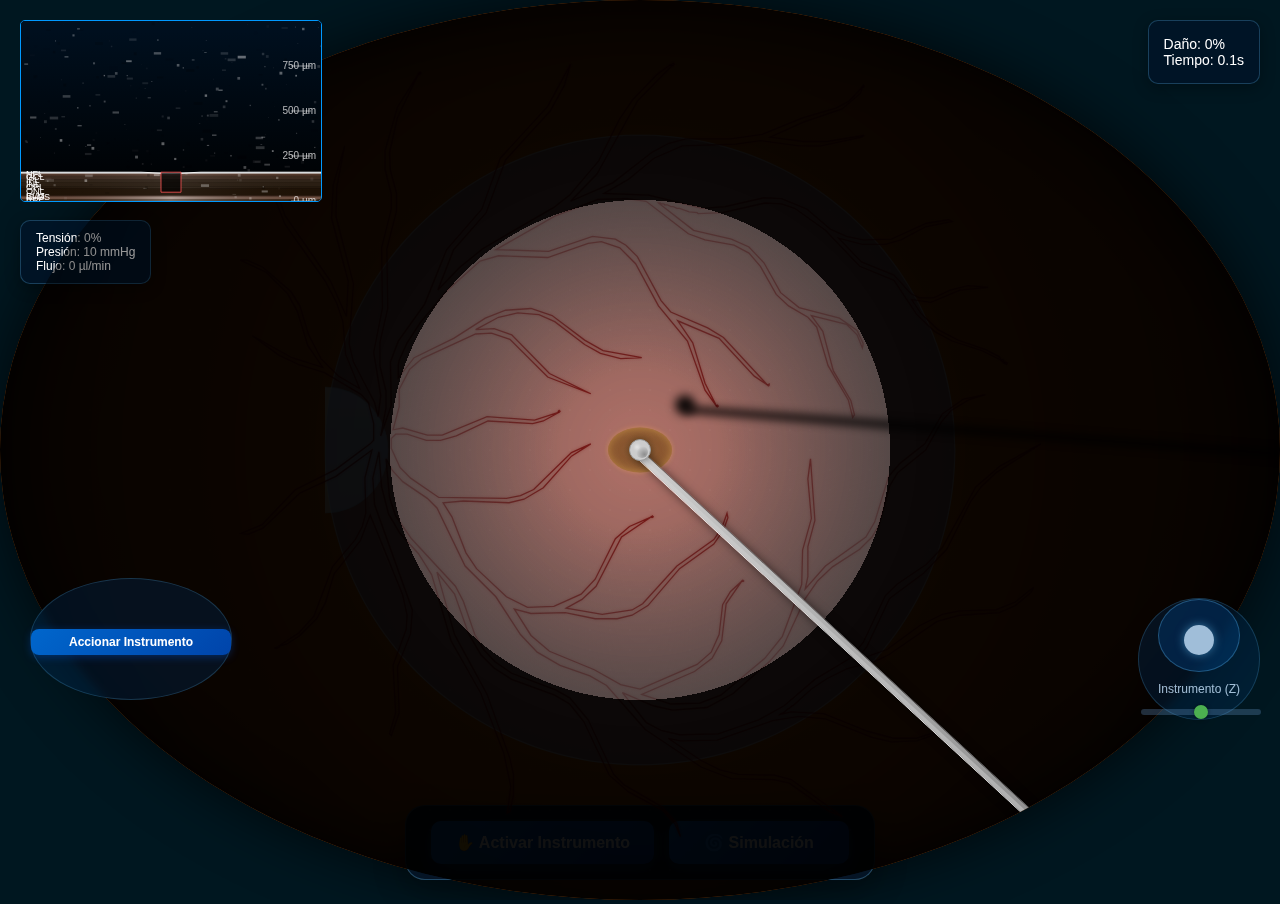
<file: simulacion/app5.html>
<!DOCTYPE html>
<html lang="es">
<head>
  <meta charset="UTF-8">
  <meta name="viewport" content="width=device-width, initial-scale=1.0">
  <title>Simulación Avanzada de Peeling de Membrana</title>
  
  <style>
  /* Instrument styling - Mejorado para realismo */
    .instrument-container {
      position: absolute;
      width: 100%;
      height: 100%;
      pointer-events: none;
      z-index: 20;
    }

    .instrument-base {
      position: absolute;
      width: 36px;
      height: 36px;
      border-radius: 50%;
      background: 
        radial-gradient(circle at 30% 30%, 
          #777 0%, 
          #555 20%, 
          #333 60%, 
          #222 100%);
      bottom: 20px;
      right: 20px;
      box-shadow: 
        0 0 15px rgba(0, 0, 0, 0.7),
        2px -2px 4px rgba(255, 255, 255, 0.2) inset,
        -2px 2px 4px rgba(0, 0, 0, 0.5) inset;
      z-index: 19;
      border: 1px solid #444;
    }

    .instrument-base::after {
      content: '';
      position: absolute;
      width: 60%;
      height: 60%;
      border-radius: 50%;
      top: 20%;
      left: 20%;
      background: radial-gradient(circle at 40% 40%, 
        rgba(255, 255, 255, 0.15) 0%, 
        transparent 70%);
      filter: blur(1px);
    }

    .instrument-base-shadow {
      position: absolute;
      width: 36px;
      height: 36px;
      border-radius: 50%;
      background: rgba(0, 0, 0, 0.4);
      bottom: 17px;
      right: 23px;
      transform: translate(35px, -35px);
      z-index: 18;
      filter: blur(3px);
    }

    .instrument-rod {
      position: absolute;
      height: 10px;
      background: 
        linear-gradient(90deg, 
          #aaa 0%, 
          #ccc 20%, 
          #ddd 50%, 
          #aaa 80%, 
          #888 100%);
      border-radius: 5px;
      transform-origin: left center;
      z-index: 20;
      box-shadow: 
        0 0 10px rgba(0, 0, 0, 0.5),
        0 0 2px rgba(255, 255, 255, 0.3) inset;
      border-top: 1px solid #eee;
      border-bottom: 1px solid #666;
    }

    .instrument-rod::before {
      content: '';
      position: absolute;
      top: 0;
      left: 0;
      right: 0;
      height: 50%;
      background: linear-gradient(90deg, 
        rgba(255, 255, 255, 0.3) 0%, 
        rgba(255, 255, 255, 0.1) 100%);
      border-radius: 5px 5px 0 0;
    }

    .instrument-rod-shadow {
      position: absolute;
      height: 10px;
      background: rgba(0, 0, 0, 0.4);
      border-radius: 5px;
      transform-origin: left center;
      z-index: 19;
      filter: blur(3px);
    }

    .instrument-tip {
      position: absolute;
      width: 24px;
      height: 24px;
      border-radius: 50%;
      background: 
        radial-gradient(circle at 30% 30%, 
          #ddd 0%, 
          #aaa 30%, 
          #888 70%, 
          #666 100%);
      z-index: 21;
      box-shadow: 
        0 0 10px rgba(0, 0, 0, 0.5),
        2px -2px 4px rgba(255, 255, 255, 0.3) inset,
        -2px 2px 4px rgba(0, 0, 0, 0.3) inset;
      transform: translate(-50%, -50%);
      border: 1px solid #999;
    }

    .instrument-tip::before {
      content: '';
      position: absolute;
      width: 40%;
      height: 40%;
      border-radius: 50%;
      top: 15%;
      left: 15%;
      background: radial-gradient(circle at 50% 50%, 
        rgba(255, 255, 255, 0.6) 0%, 
        transparent 70%);
      filter: blur(1px);
    }

    .instrument-tip::after {
      content: '';
      position: absolute;
      width: 60%;
      height: 60%;
      border-radius: 50%;
      bottom: 10%;
      right: 10%;
      background: radial-gradient(circle at 70% 70%, 
        rgba(0, 0, 0, 0.3) 0%, 
        transparent 70%);
    }

    .instrument-tip-shadow {
      position: absolute;
      width: 24px;
      height: 24px;
      border-radius: 50%;
      background: rgba(0, 0, 0, 0.4);
      z-index: 20;
      filter: blur(3px);
      transform: translate(-50%, -50%);
    }


    /* Estilo para el contenedor del botón accionar */
#action-button-container {
  position: absolute;
  bottom: 200px;
  left: 30px;
  width: 200px;
  height: 120px;
  display: flex;
  justify-content: center;
  align-items: center;
  background: rgba(0, 50, 100, 0.3);
  border-radius: 50%;
  border: 1px solid rgba(100, 200, 255, 0.2);
  backdrop-filter: blur(5px);
}

#btn-precionar {
  padding: 15px 25px;
  font-size: 1rem;
  background: linear-gradient(135deg, #0066cc, #0044aa);
  color: white;
  border: none;
  border-radius: 10px;
  cursor: pointer;
  transition: all 0.3s;
  box-shadow: 0 4px 15px rgba(0, 100, 255, 0.3);
  width: 100%;
  text-align: center;
}

#btn-precionar:hover {
  background: linear-gradient(135deg, #0088ff, #0066cc);
  transform: scale(1.05);
}

#btn-precionar:active, #btn-precionar.keyboard-active {
  background: linear-gradient(135deg, #cc3300, #aa2200);
  transform: scale(0.95);
}
  /* Alertas de pantalla completa */
  .fullscreen-alert {
    position: fixed;
    top: 0;
    left: 0;
    width: 100%;
    height: 100%;
    background-color: rgba(0, 0, 0, 0.9);
    display: none;
    flex-direction: column;
    justify-content: center;
    align-items: center;
    z-index: 1000;
    color: white;
    text-align: center;
    font-family: 'Segoe UI', Tahoma, Geneva, Verdana, sans-serif;
  }
  
  .fullscreen-alert h2 {
    font-size: 2.5rem;
    margin-bottom: 2rem;
    color: #ff5555;
  }
  
  .fullscreen-alert p {
    font-size: 1.5rem;
    margin-bottom: 3rem;
    max-width: 80%;
  }
  
  .fullscreen-alert button {
    padding: 15px 30px;
    font-size: 1.2rem;
    background: linear-gradient(135deg, #0066cc, #0044aa);
    color: white;
    border: none;
    border-radius: 10px;
    cursor: pointer;
    transition: all 0.3s;
  }
  
  .fullscreen-alert button:hover {
    background: linear-gradient(135deg, #0088ff, #0066cc);
    transform: scale(1.05);
  }
  
  .fullscreen-alert button:hover {
    background: linear-gradient(135deg, #0088ff, #0066cc);
    transform: scale(1.05);
  }
  
  .success-alert h2 {
    color: #4CAF50;
  }
    body { 
      margin: 0; 
      overflow: hidden; 
      background: #001720; 
      font-family: 'Segoe UI', Tahoma, Geneva, Verdana, sans-serif;
    }
    #eye-canvas { 
      display: block; 
      position: relative;
      width: 100%;
      height: 100%;
      background: radial-gradient(circle at center, #e55a04 0%, #b24f03 40%, #8a3b02 100%);
      border-radius: 50%;
      box-shadow: 
        inset 0 0 80px rgba(0, 0, 0, 0.9),
        0 0 60px rgba(0, 0, 0, 0.7);
      overflow: hidden;
    }
    #tool-panel {
      position: absolute; 
      bottom: 20px; 
      left: 50%; 
      transform: translateX(-50%);
      background: rgba(0, 20, 40, 0.9); 
      padding: 15px 25px; 
      border-radius: 20px;
      display: flex; 
      gap: 15px; 
      backdrop-filter: blur(10px);
      border: 1px solid rgba(100, 200, 255, 0.3);
      box-shadow: 0 8px 32px rgba(0, 0, 0, 0.3);
    }
    button {
      padding: 12px 24px; 
      background: linear-gradient(135deg, #0066cc, #0044aa);
      color: white; 
      border: none; 
      border-radius: 10px; 
      cursor: pointer;
      font-weight: 600; 
      transition: all 0.3s ease; 
      box-shadow: 0 4px 15px rgba(0, 100, 255, 0.3);
      font-size: 16px;
      min-width: 180px;
    }
    button:hover { 
      background: linear-gradient(135deg, #0088ff, #0066cc); 
      transform: translateY(-2px);
      box-shadow: 0 6px 20px rgba(0, 150, 255, 0.4);
    }
    button.active { 
      background: linear-gradient(135deg, #cc3300, #aa2200); 
      box-shadow: 0 0 25px rgba(255, 80, 80, 0.7); 
    }
    .instructions {
      position: absolute;
      top: 20px;
      left: 50%;
      transform: translateX(-50%);
      background: rgba(0, 20, 40, 0.85);
      color: #fff;
      padding: 15px 25px;
      border-radius: 15px;
      text-align: center;
      max-width: 80%;
      backdrop-filter: blur(8px);
      border: 1px solid rgba(100, 200, 255, 0.25);
      box-shadow: 0 4px 20px rgba(0, 0, 0, 0.3);
      font-size: 14px;
      line-height: 1.5;
      display: none;
      z-index: 5;
    }
    #score-panel {
      position: absolute;
      top: 20px;
      right: 20px;
      background: rgba(0, 20, 40, 0.85);
      color: #fff;
      padding: 15px;
      border-radius: 10px;
      backdrop-filter: blur(8px);
      border: 1px solid rgba(100, 200, 255, 0.25);
      box-shadow: 0 4px 15px rgba(0, 0, 0, 0.3);
      font-size: 14px;
      z-index: 5;
    }
    #blood-overlay {
      position: absolute;
      top: 0;
      left: 0;
      width: 100%;
      height: 100%;
      pointer-events: none;
      opacity: 0;
      transition: opacity 0.5s;
    }
    .warning {
      color: #ff5555;
      font-weight: bold;
      animation: pulse 1s infinite;
    }
    @keyframes pulse {
      0% { opacity: 0.5; }
      50% { opacity: 1; }
      100% { opacity: 0.5; }
    }
    #oct-display {
      position: absolute;
      top: 20px;
      left: 20px;
      width: 300px;
      height: 180px;
      background: rgba(0, 0, 0, 0.7);
      border-radius: 5px;
      border: 1px solid #0099ff;
      overflow: hidden;
      z-index: 10;
    }
    #oct-canvas {
      width: 100%;
      height: 100%;
    }
    #metrics-panel {
      position: absolute;
      top: 220px;
      left: 20px;
      background: rgba(0, 20, 40, 0.85);
      color: #fff;
      padding: 10px 15px;
      border-radius: 10px;
      backdrop-filter: blur(8px);
      border: 1px solid rgba(100, 200, 255, 0.25);
      box-shadow: 0 4px 15px rgba(0, 0, 0, 0.3);
      font-size: 12px;
      z-index: 5;
    }
    
    /* Estilos para los joysticks */
    .joystick-container {
      position: absolute;
      width: 120px;
      height: 120px;
      background: rgba(0, 50, 100, 0.3);
      border-radius: 50%;
      display: flex;
      flex-direction: column;
      align-items: center;
      justify-content: center;
      border: 1px solid rgba(100, 200, 255, 0.2);
      backdrop-filter: blur(5px);
      z-index: 20;
    }
    
    #joystick-light-container {
      bottom: 180px;
      left: 20px;
    }
    
    #joystick-vitrectomo-container {
      bottom: 180px;
      right: 20px;
    }
    
    .joystick {
      width: 80px;
      height: 80px;
      background: rgba(0, 80, 160, 0.3);
      border-radius: 50%;
      position: relative;
      touch-action: none;
      border: 1px solid rgba(100, 200, 255, 0.3);
    }
    
    .joystick-handle {
      width: 30px;
      height: 30px;
      background: rgba(200, 230, 255, 0.8);
      border-radius: 50%;
      position: absolute;
      top: 25px;
      left: 25px;
      touch-action: none;
      box-shadow: 0 0 10px rgba(100, 200, 255, 0.5);
    }
    
    .slider-container {
      margin-top: 10px;
      width: 100%;
      text-align: center;
    }
    
    .slider-container label {
      display: block;
      margin-bottom: 5px;
      font-size: 12px;
      color: rgba(200, 230, 255, 0.8);
    }
    
    /* Estilos para el instrumento quirúrgico - MEJORADO PARA VISIBILIDAD */
    .instrument-container {
      position: absolute;
      width: 100%;
      height: 100%;
      pointer-events: none;
      z-index: 30;
    }
    
    .instrument-rod {
      position: absolute;
      height: 8px;
      background: linear-gradient(to right, #888, #ccc);
      border-radius: 4px;
      transform-origin: left center;
      z-index: 30;
      box-shadow: 0 0 10px rgba(0,0,0,0.5);
    }
    
    .instrument-tip {
      position: absolute;
      width: 20px;
      height: 20px;
      border-radius: 50%;
      background: #ccc;
      z-index: 31;
      box-shadow: 0 0 10px rgba(0,0,0,0.5);
      transform: translate(-50%, -50%);
      transition: transform 0.2s ease;
    }
    
    .instrument-tip.active {
      background: #ffff00;
      box-shadow: 0 0 15px rgba(255, 255, 0, 0.7);
    }
    
    .instrument-base {
      position: absolute;
      width: 30px;
      height: 30px;
      border-radius: 50%;
      background: #555;
      z-index: 29;
      box-shadow: 0 0 15px rgba(0,0,0,0.7);
    }
    
    /* Botón de acción */
    #btn-precionar {
      padding: 6px 12px;
      background: linear-gradient(135deg, #0066cc, #0044aa);
      color: white;
      border: none;
      border-radius: 8px;
      cursor: pointer;
      margin-top: 5px;
      font-size: 12px;
      box-shadow: 0 2px 8px rgba(0, 100, 255, 0.3);
      transition: all 0.2s;
    }
    
    #btn-precionar:active, #btn-precionar.keyboard-active {
      background: linear-gradient(135deg, #cc3300, #aa2200);
      transform: scale(0.95);
    }
    
    /* Control deslizante personalizado */
    input[type="range"] {
      width: 100%;
      height: 6px;
      -webkit-appearance: none;
      background: rgba(100, 150, 200, 0.3);
      border-radius: 3px;
      outline: none;
    }
    
    input[type="range"]::-webkit-slider-thumb {
      -webkit-appearance: none;
      width: 14px;
      height: 14px;
      background: #4CAF50;
      border-radius: 50%;
      cursor: pointer;
      box-shadow: 0 0 4px rgba(0,0,0,0.5);
    }

    /* Nuevos estilos para el fondo de retina y efectos de sombra */
    .retina-texture {
      position: absolute;
      width: 100%;
      height: 100%;
      background: 
        radial-gradient(circle at 50% 50%, 
          rgba(255, 255, 255, 0.03) 1px, 
          transparent 1px);
      background-size: 20px 20px;
      z-index: 1;
    }

    .blood-vessels {
      position: absolute;
      width: 100%;
      height: 100%;
      top: 0;
      left: 0;
      z-index: 2;
    }

    .blood-vessels svg {
      width: 100%;
      height: 100%;
    }

    .blood-vessels path {
      stroke: #6b0000;
      stroke-width: 1.5;
      stroke-opacity: 0.7;
      fill: none;
      filter: drop-shadow(0 0 2px rgba(107, 0, 0, 0.5));
    }

    .macula {
      position: absolute;
      
      border-radius: 50%;
      background: radial-gradient(circle at center,
        rgba(210, 180, 140, 0.8) 0%,
        rgba(180, 140, 90, 0.7) 70%,
        rgba(150, 100, 50, 0.6) 100%);
      top: 50%;
      left: 50%;
      transform: translate(-50%, -50%);
      box-shadow: 
        0 0 30px rgba(210, 180, 140, 0.6),
        inset 0 0 15px rgba(255, 230, 180, 0.4);
      z-index: 1;
    }

    .fovea {
      position: absolute;
      width: 5%;
      height: 5%;
      border-radius: 50%;
      background: radial-gradient(circle at center,
        rgba(150, 100, 50, 0.9) 0%,
        rgba(120, 70, 30, 0.8) 100%);
      top: 50%;
      left: 50%;
      transform: translate(-50%, -50%);
      box-shadow: 
        inset 0 0 10px rgba(255, 200, 100, 0.5),
        0 0 5px rgba(255, 180, 80, 0.4);
      z-index: 4;
    }

    #light-reflection {
      position: absolute;
      width: 100%;
      height: 100%;
      border-radius: 50%;
      background: radial-gradient(
        circle at var(--light-x, 50%) var(--light-y, 50%), 
        rgba(255, 255, 255, 0.15) 0%, 
        transparent var(--light-size, 100px)
      );
      pointer-events: none;
      z-index: 6;
      opacity: 0;
      transition: opacity 0.3s, background 0.3s;
    }

    .light-scatter {
      position: absolute;
      width: 100%;
      height: 100%;
      border-radius: 50%;
      background: radial-gradient(
        circle at var(--light-x, 50%) var(--light-y, 50%), 
        rgba(255, 255, 255, 0.08) 0%, 
        transparent calc(var(--light-size, 100px) * 1.3)
      );
      pointer-events: none;
      z-index: 4;
      opacity: 0;
      transition: opacity 0.5s;
    }

    .light-scatter.active {
      opacity: 0.8;
    }

    .specular-highlight {
      position: absolute;
      width: 100%;
      height: 100%;
      border-radius: 50%;
      background: radial-gradient(
        circle at calc(var(--light-x, 50%) + 10%) calc(var(--light-y, 50%) - 10%), 
        rgba(255, 255, 255, 0.4) 0%, 
        transparent 70%
      );
      pointer-events: none;
      z-index: 7;
      opacity: 0;
      transition: opacity 0.5s;
    }

    .specular-highlight.active {
      opacity: 0.6;
    }

    /* Efecto de profundidad */
    .depth-effect {
      position: absolute;
      width: 100%;
      height: 100%;
      border-radius: 50%;
      background: radial-gradient(
        circle at center,
        transparent 0%,
        rgba(0, 0, 0, 0.4) 70%,
        rgba(0, 0, 0, 0.7) 100%
      );
      z-index: 8;
      pointer-events: none;
    }

    

    /* Sombras del instrumento */
    .instrument-base-shadow {
      position: absolute;
      width: 30px;
      height: 30px;
      border-radius: 50%;
      background: rgba(0, 0, 0, 0.8);
      bottom: 17px;
      right: 23px;
      transform: translate(35px, -35px);
      z-index: 28;
      filter: blur(4px);
    }

    .instrument-rod-shadow {
      position: absolute;
      height: 8px;
      background: rgba(0, 0, 0, 0.8);
      border-radius: 4px;
      transform-origin: left center;
      z-index: 29;
      filter: blur(4px);
    }

    .instrument-tip-shadow {
      position: absolute;
      width: 20px;
      height: 20px;
      border-radius: 50%;
      background: rgba(0, 0, 0, 0.9);
      z-index: 30;
      filter: blur(5px);
      transform: translate(-50%, -50%);
    }
    /* Sombra de la luz del endoiluminador */
    .light-shadow {
      position: absolute;
      width: 100%;
      height: 100%;
      border-radius: 100%;
      background: radial-gradient(
        circle at var(--light-x, 50%) var(--light-y, 50%),
        transparent calc(var(--light-size, 100px) * 0.8),
        rgba(86, 81, 81, 0.7) calc(var(--light-size, 100px) * 2.5),
        rgba(0, 0, 0, 0.9) calc(var(--light-size, 100px) * 0.5)
      );
      z-index: 2;
      pointer-events: none;
    }
  </style>
</head>
<body>
  <!-- Alertas de pantalla completa -->
<div id="damage-alert" class="fullscreen-alert">
  <h2>¡Daño Crítico!</h2>
  <p>Has alcanzado un nivel de daño crítico en la retina. Es necesario reiniciar la simulación.</p>
  <button id="reset-to-app3-btn">Reiniciar Simulación</button>
</div>

<div id="success-alert" class="fullscreen-alert success-alert">
  <h2>¡Membrana Removida!</h2>
  <p>Has removido exitosamente la membrana. Puedes continuar con la cirugía.</p>
  <button id="continue-to-app3-btn">Continuar Cirugía</button>
</div>
  
  <!-- Contenedor del ojo con el nuevo fondo -->
  <div id="eye-canvas">
    <!-- Textura de retina -->
    <div class="retina-texture"></div>
    
    <!-- Vasos sanguíneos -->
    <div class="blood-vessels">
       <svg viewBox="0 0 1024 1024" preserveAspectRatio="xMidYMid meet">
      <defs>
        <style type="text/css">
          .blood-vessel {
            stroke: #8B0000;
            stroke-width: 1.5;
            fill: #8b0808;
            fill-opacity: 0.7;
          }
          .small-details {
            stroke: #8B0000;
            stroke-width: 1;
            fill: none;
          }
        </style>
      </defs>
      
      <!-- Vasos sanguíneos principales -->
      <path d="M 558.00,952.00 L 552.00,938.00 L 538.00,922.00 L 499.00,901.00 L 477.00,882.00 L 448.00,821.00 L 432.00,801.00 L 415.00,791.00 L 366.00,773.00 L 346.00,760.00 L 331.00,745.00 L 317.00,721.00 L 301.00,676.00 L 281.00,651.00 L 301.00,722.00 L 338.00,790.00 L 364.00,863.00 L 368.00,881.00 L 368.00,905.00 L 364.00,923.00 L 361.00,925.00 L 365.00,895.00 L 357.00,857.00 L 331.00,789.00 L 297.00,729.00 L 275.00,654.00 L 260.00,630.00 L 239.00,607.00 L 226.00,585.00 L 218.00,554.00 L 215.00,514.00 L 208.00,544.00 L 210.00,574.00 L 253.00,694.00 L 251.00,721.00 L 236.00,759.00 L 238.00,811.00 L 229.00,837.00 L 227.00,835.00 L 234.00,811.00 L 231.00,757.00 L 246.00,716.00 L 247.00,700.00 L 242.00,677.00 L 205.00,586.00 L 194.00,615.00 L 164.00,653.00 L 154.00,686.00 L 144.00,704.00 L 125.00,723.00 L 110.00,733.00 L 101.00,735.00 L 124.00,720.00 L 141.00,701.00 L 162.00,645.00 L 188.00,614.00 L 196.00,599.00 L 200.00,584.00 L 199.00,544.00 L 207.00,512.00 L 166.00,542.00 L 125.00,561.00 L 83.00,601.00 L 66.00,608.00 L 58.00,607.00 L 82.00,597.00 L 120.00,557.00 L 166.00,534.00 L 205.00,505.00 L 209.00,501.00 L 209.00,482.00 L 203.00,458.00 L 195.00,449.00 L 153.00,424.00 L 124.00,415.00 L 101.00,404.00 L 71.00,382.00 L 116.00,407.00 L 151.00,418.00 L 134.00,393.00 L 122.00,354.00 L 111.00,334.00 L 87.00,310.00 L 57.00,296.00 L 65.00,296.00 L 83.00,304.00 L 115.00,332.00 L 125.00,348.00 L 135.00,381.00 L 149.00,408.00 L 169.00,428.00 L 193.00,442.00 L 177.00,403.00 L 174.00,366.00 L 167.00,345.00 L 154.00,320.00 L 108.00,255.00 L 97.00,227.00 L 92.00,198.00 L 94.00,184.00 L 98.00,216.00 L 108.00,245.00 L 160.00,320.00 L 178.00,360.00 L 180.00,320.00 L 161.00,248.00 L 163.00,210.00 L 176.00,166.00 L 167.00,213.00 L 166.00,246.00 L 186.00,323.00 L 181.00,391.00 L 186.00,412.00 L 210.00,458.00 L 214.00,474.00 L 217.00,450.00 L 209.00,401.00 L 219.00,350.00 L 218.00,282.00 L 229.00,238.00 L 229.00,221.00 L 222.00,193.00 L 222.00,171.00 L 236.00,122.00 L 260.00,84.00 L 236.00,134.00 L 227.00,174.00 L 228.00,194.00 L 235.00,220.00 L 235.00,240.00 L 224.00,283.00 L 225.00,351.00 L 216.00,390.00 L 216.00,416.00 L 223.00,445.00 L 223.00,464.00 L 217.00,496.00 L 229.00,461.00 L 228.00,412.00 L 237.00,388.00 L 267.00,346.00 L 292.00,284.00 L 332.00,238.00 L 353.00,180.00 L 407.00,121.00 L 433.00,73.00 L 426.00,97.00 L 410.00,126.00 L 359.00,182.00 L 337.00,242.00 L 300.00,284.00 L 282.00,330.00 L 307.00,304.00 L 333.00,283.00 L 414.00,236.00 L 432.00,222.00 L 465.00,183.00 L 489.00,135.00 L 504.00,113.00 L 531.00,85.00 L 546.00,74.00 L 548.00,75.00 L 509.00,115.00 L 463.00,198.00 L 433.00,229.00 L 481.00,208.00 L 526.00,173.00 L 545.00,163.00 L 564.00,158.00 L 615.00,158.00 L 651.00,153.00 L 697.00,134.00 L 735.00,123.00 L 750.00,115.00 L 765.00,99.00 L 763.00,106.00 L 742.00,124.00 L 698.00,139.00 L 660.00,156.00 L 698.00,161.00 L 725.00,161.00 L 767.00,154.00 L 764.00,156.00 L 718.00,166.00 L 693.00,166.00 L 649.00,160.00 L 621.00,164.00 L 560.00,166.00 L 528.00,180.00 L 499.00,204.00 L 471.00,220.00 L 522.00,222.00 L 583.00,237.00 L 609.00,235.00 L 653.00,225.00 L 673.00,226.00 L 702.00,238.00 L 729.00,261.00 L 747.00,269.00 L 766.00,273.00 L 798.00,272.00 L 838.00,254.00 L 863.00,250.00 L 867.00,252.00 L 837.00,258.00 L 809.00,273.00 L 791.00,278.00 L 765.00,278.00 L 738.00,271.00 L 764.00,298.00 L 801.00,313.00 L 820.00,334.00 L 830.00,339.00 L 846.00,339.00 L 865.00,330.00 L 885.00,325.00 L 908.00,327.00 L 876.00,330.00 L 843.00,344.00 L 821.00,341.00 L 832.00,357.00 L 851.00,375.00 L 874.00,387.00 L 906.00,398.00 L 921.00,406.00 L 923.00,410.00 L 901.00,399.00 L 867.00,388.00 L 847.00,377.00 L 827.00,358.00 L 801.00,319.00 L 762.00,303.00 L 723.00,262.00 L 688.00,237.00 L 673.00,232.00 L 654.00,231.00 L 606.00,242.00 L 578.00,243.00 L 577.00,242.00 L 568.00,241.00 L 557.00,237.00 L 554.00,237.00 L 550.00,235.00 L 547.00,235.00 L 543.00,233.00 L 540.00,233.00 L 539.00,232.00 L 536.00,232.00 L 535.00,231.00 L 533.00,231.00 L 573.00,262.00 L 616.00,272.00 L 636.00,281.00 L 653.00,299.00 L 672.00,333.00 L 693.00,350.00 L 739.00,362.00 L 759.00,376.00 L 766.00,391.00 L 765.00,396.00 L 759.00,381.00 L 747.00,369.00 L 707.00,359.00 L 720.00,377.00 L 732.00,422.00 L 752.00,456.00 L 756.00,472.00 L 754.00,475.00 L 749.00,455.00 L 726.00,416.00 L 713.00,372.00 L 703.00,361.00 L 681.00,348.00 L 667.00,335.00 L 649.00,303.00 L 636.00,288.00 L 619.00,279.00 L 586.00,273.00 L 567.00,266.00 L 519.00,229.00 L 497.00,226.00 L 464.00,227.00 L 415.00,246.00 L 348.00,284.00 L 408.00,286.00 L 458.00,269.00 L 484.00,272.00 L 496.00,279.00 L 509.00,292.00 L 536.00,342.00 L 547.00,355.00 L 589.00,373.00 L 607.00,384.00 L 657.00,438.00 L 642.00,428.00 L 602.00,385.00 L 555.00,365.00 L 572.00,390.00 L 586.00,436.00 L 599.00,462.00 L 586.00,444.00 L 566.00,388.00 L 533.00,348.00 L 507.00,300.00 L 489.00,282.00 L 468.00,275.00 L 453.00,277.00 L 407.00,293.00 L 351.00,291.00 L 330.00,297.00 L 292.00,331.00 L 262.00,367.00 L 247.00,390.00 L 238.00,410.00 L 237.00,415.00 L 237.00,430.00 L 255.00,407.00 L 300.00,385.00 L 336.00,362.00 L 359.00,353.00 L 388.00,351.00 L 412.00,359.00 L 449.00,387.00 L 470.00,399.00 L 514.00,407.00 L 490.00,408.00 L 467.00,402.00 L 449.00,392.00 L 415.00,366.00 L 397.00,358.00 L 373.00,356.00 L 351.00,361.00 L 325.00,375.00 L 346.00,374.00 L 366.00,381.00 L 409.00,425.00 L 456.00,448.00 L 407.00,429.00 L 364.00,386.00 L 343.00,379.00 L 325.00,380.00 L 264.00,408.00 L 250.00,420.00 L 238.00,443.00 L 238.00,463.00 L 231.00,489.00 L 242.00,487.00 L 270.00,495.00 L 287.00,495.00 L 338.00,474.00 L 392.00,478.00 L 420.00,469.00 L 402.00,479.00 L 390.00,482.00 L 339.00,479.00 L 303.00,496.00 L 285.00,501.00 L 269.00,501.00 L 247.00,494.00 L 234.00,494.00 L 229.00,499.00 L 229.00,510.00 L 239.00,532.00 L 251.00,544.00 L 283.00,566.00 L 360.00,567.00 L 376.00,564.00 L 391.00,557.00 L 434.00,515.00 L 456.00,505.00 L 434.00,519.00 L 402.00,555.00 L 380.00,568.00 L 363.00,572.00 L 311.00,570.00 L 288.00,572.00 L 298.00,588.00 L 314.00,629.00 L 326.00,647.00 L 360.00,679.00 L 384.00,691.00 L 414.00,690.00 L 445.00,676.00 L 461.00,659.00 L 484.00,613.00 L 500.00,599.00 L 525.00,588.00 L 491.00,611.00 L 462.00,667.00 L 446.00,682.00 L 428.00,692.00 L 469.00,699.00 L 503.00,694.00 L 515.00,687.00 L 554.00,644.00 L 596.00,614.00 L 605.00,601.00 L 611.00,584.00 L 612.00,589.00 L 607.00,603.00 L 596.00,619.00 L 557.00,647.00 L 521.00,689.00 L 503.00,700.00 L 486.00,704.00 L 461.00,704.00 L 427.00,697.00 L 388.00,698.00 L 369.00,693.00 L 388.00,723.00 L 409.00,741.00 L 460.00,762.00 L 490.00,779.00 L 512.00,784.00 L 577.00,756.00 L 593.00,742.00 L 602.00,722.00 L 606.00,688.00 L 615.00,673.00 L 628.00,661.00 L 610.00,687.00 L 605.00,729.00 L 594.00,749.00 L 574.00,764.00 L 514.00,790.00 L 547.00,801.00 L 580.00,800.00 L 604.00,791.00 L 654.00,749.00 L 674.00,724.00 L 696.00,665.00 L 697.00,626.00 L 707.00,590.00 L 703.00,545.00 L 706.00,522.00 L 711.00,592.00 L 703.00,622.00 L 703.00,656.00 L 700.00,670.00 L 723.00,644.00 L 769.00,611.00 L 779.00,594.00 L 795.00,542.00 L 808.00,527.00 L 836.00,505.00 L 856.00,471.00 L 880.00,454.00 L 905.00,449.00 L 886.00,455.00 L 866.00,467.00 L 855.00,480.00 L 837.00,512.00 L 805.00,538.00 L 796.00,553.00 L 784.00,597.00 L 776.00,611.00 L 762.00,625.00 L 731.00,645.00 L 714.00,661.00 L 700.00,681.00 L 675.00,735.00 L 659.00,753.00 L 618.00,789.00 L 588.00,805.00 L 549.00,808.00 L 527.00,803.00 L 492.00,788.00 L 519.00,822.00 L 536.00,831.00 L 557.00,836.00 L 601.00,835.00 L 647.00,819.00 L 676.00,803.00 L 711.00,773.00 L 751.00,749.00 L 766.00,731.00 L 791.00,678.00 L 804.00,665.00 L 838.00,642.00 L 856.00,623.00 L 894.00,554.00 L 922.00,530.00 L 968.00,505.00 L 917.00,538.00 L 900.00,554.00 L 888.00,571.00 L 861.00,625.00 L 835.00,652.00 L 796.00,681.00 L 770.00,736.00 L 757.00,752.00 L 793.00,739.00 L 830.00,712.00 L 856.00,699.00 L 876.00,695.00 L 917.00,694.00 L 939.00,685.00 L 960.00,668.00 L 957.00,674.00 L 939.00,689.00 L 921.00,697.00 L 876.00,700.00 L 850.00,707.00 L 795.00,745.00 L 781.00,752.00 L 747.00,761.00 L 725.00,772.00 L 707.00,784.00 L 686.00,803.00 L 685.00,803.00 L 682.00,806.00 L 681.00,806.00 L 675.00,811.00 L 672.00,812.00 L 671.00,813.00 L 684.00,810.00 L 721.00,812.00 L 771.00,832.00 L 801.00,840.00 L 826.00,840.00 L 845.00,834.00 L 847.00,836.00 L 827.00,843.00 L 798.00,844.00 L 776.00,839.00 L 723.00,818.00 L 693.00,815.00 L 663.00,820.00 L 600.00,842.00 L 558.00,843.00 L 544.00,840.00 L 581.00,865.00 L 603.00,876.00 L 624.00,881.00 L 665.00,882.00 L 684.00,887.00 L 742.00,929.00 L 727.00,923.00 L 682.00,891.00 L 664.00,887.00 L 616.00,886.00 L 582.00,873.00 L 518.00,830.00 L 474.00,780.00 L 455.00,769.00 L 421.00,757.00 L 395.00,742.00 L 376.00,722.00 L 348.00,679.00 L 313.00,644.00 L 281.00,578.00 L 270.00,567.00 L 242.00,548.00 L 230.00,535.00 L 223.00,522.00 L 227.00,566.00 L 234.00,587.00 L 252.00,613.00 L 302.00,667.00 L 311.00,684.00 L 324.00,722.00 L 334.00,739.00 L 347.00,753.00 L 366.00,766.00 L 416.00,785.00 L 432.00,794.00 L 453.00,819.00 L 482.00,881.00 L 494.00,893.00 L 537.00,918.00 L 554.00,937.00 L 558.00,952.00" class="blood-vessel" />
  
      <!-- Pequeños detalles -->
      <path d="M 549.00,75.00 L 547.00,74.00 L 550.00,72.00 L 551.00,73.00 L 549.00,75.00" class="small-details" />
      <path d="M 262.00,84.00 L 261.00,83.00 L 262.00,82.00 L 263.00,83.00 L 262.00,84.00" class="small-details" />
      <path d="M 261.00,85.00 L 260.00,84.00 L 261.00,83.00 L 262.00,84.00 L 261.00,85.00" class="small-details" />
      <path d="M 766.00,100.00 L 765.00,99.00 L 766.00,97.00 L 767.00,98.00 L 766.00,100.00" class="small-details" />
      <path d="M 927.00,413.00 L 926.00,413.00 L 923.00,410.00 L 925.00,409.00 L 927.00,413.00" class="small-details" />
      <path d="M 929.00,415.00 L 927.00,413.00 L 928.00,412.00 L 930.00,413.00 L 929.00,415.00" class="small-details" />
      <path d="M 659.00,439.00 L 658.00,439.00 L 657.00,438.00 L 659.00,437.00 L 659.00,439.00" class="small-details" />
      <path d="M 600.00,463.00 L 599.00,462.00 L 600.00,461.00 L 601.00,462.00 L 600.00,463.00" class="small-details" />
      <path d="M 420.00,469.00 L 419.00,468.00 L 420.00,467.00 L 421.00,468.00 L 420.00,469.00" class="small-details" />
      <path d="M 526.00,589.00 L 525.00,588.00 L 526.00,587.00 L 527.00,588.00 L 526.00,589.00" class="small-details" />
      <path d="M 629.00,662.00 L 628.00,661.00 L 629.00,660.00 L 630.00,661.00 L 629.00,662.00" class="small-details" />
      <path d="M 99.00,738.00 L 96.00,737.00 L 102.00,736.00 L 100.00,737.00 L 99.00,738.00" class="small-details" />
      <path d="M 848.00,835.00 L 847.00,834.00 L 848.00,833.00 L 849.00,834.00 L 848.00,835.00" class="small-details" />
      <path d="M 542.00,839.00 L 542.00,839.00 L 542.00,839.00 L 542.00,839.00 L 542.00,839.00" class="small-details" />
    </svg>
    </div>
    
    <!-- Estructuras retinales -->
    <div class="macula"></div>
    <div class="fovea"></div>
    
    <!-- Efectos de iluminación -->
    <div id="light-mask"></div>
    <div id="light-reflection"></div>
    <div id="light-scatter" class="light-scatter"></div>
    <div id="specular-highlight" class="specular-highlight"></div>
    <div class="depth-effect"></div>
    
    <!-- Sombra de la luz del endoiluminador -->
    <div class="light-shadow" id="light-shadow"></div>
    
    <!-- Contenedor del instrumento quirúrgico con sombras -->
    <div class="instrument-container">
      <!-- Sombras -->
      <div class="instrument-base-shadow"></div>
      <div class="instrument-rod-shadow"></div>
      <div class="instrument-tip-shadow"></div>
      
      <!-- Instrumento real -->
      <div id="instrument-base" class="instrument-base"></div>
      <div id="instrument-rod" class="instrument-rod"></div>
      <div id="instrument-tip" class="instrument-tip"></div>
    </div>
    
    <!-- Canvas para dibujar la membrana y efectos -->
    <canvas id="retina-canvas"></canvas>
  </div>
  
  <div id="blood-overlay"></div>
  <div class="instructions">
    <p id="feedback-text" style="margin-top: 10px; font-style: italic;"></p>
  </div>
  <div id="score-panel">
    <div>Daño: <span id="damage-score">0%</span></div>
    <div>Tiempo: <span id="time-score">0s</span></div>
  </div>
  <div id="metrics-panel">
    <div>Tensión: <span id="tension-value">0%</span></div>
    <div>Presión: <span id="pressure-value">0 mmHg</span></div>
    <div>Flujo: <span id="flow-value">0 µl/min</span></div>
  </div>
  <div id="oct-display">
    <canvas id="oct-canvas"></canvas>
  </div>
  <div id="tool-panel">
    <button id="forceps-btn">✋ Activar Instrumento</button>
    <button id="reset-btn">🌀 Simulación</button>
  </div>

  <!-- Joysticks para control -->
  <div id="action-button-container" class="joystick-container">
    <button id="btn-precionar">Accionar Instrumento</button>
  </div>
  <div id="joystick-vitrectomo-container" class="joystick-container">
    <div id="joystick-vitrectomo" class="joystick">
      <div class="joystick-handle"></div>
    </div>
    <div class="slider-container">
      <label>Instrumento (Z)</label>
      <input type="range" id="vitrectomo-z-slider" min="-250" max="-50" value="-150">
    </div>
  </div>

  <script>
 /* ================== VARIABLES GLOBALES ================== */
let vitrectomoJoystickX = 50, vitrectomoJoystickY = 50;
let currentDepth = parseInt(document.getElementById('vitrectomo-z-slider').value);
let isActionButtonPressed = false;
let instrumentTipZ = 0;
let shadowTargetX = 0, shadowTargetY = 0;
let shadowCurrentX = 0, shadowCurrentY = 0;
let lastUpdateTime = 0;
const frameRate = 60;
const frameInterval = 1000 / frameRate;

/* ================== INICIALIZACIÓN DEL INSTRUMENTO ================== */
function setupInstrument() {
  const retina = document.getElementById('eye-canvas');
  const retinaRect = retina.getBoundingClientRect();
  
  // Configurar la base del instrumento (fija en la parte inferior derecha)
  const base = document.getElementById('instrument-base');
  base.style.left = (retinaRect.width * 0.85 - 15) + 'px';
  base.style.bottom = '20px';
  
  // Configurar la punta del instrumento (inicialmente en el centro)
  const tip = document.getElementById('instrument-tip');
  tip.style.left = (retinaRect.width / 2) + 'px';
  tip.style.top = (retinaRect.height / 2) + 'px';
  
  // Posición inicial de la sombra
  shadowTargetX = shadowCurrentX = retinaRect.width / 2 + 50;
  shadowTargetY = shadowCurrentY = retinaRect.height / 2 - 50;
  document.querySelector('.instrument-tip-shadow').style.left = shadowCurrentX + 'px';
  document.querySelector('.instrument-tip-shadow').style.top = shadowCurrentY + 'px';
  
  // Asegurarse que el palo sea visible
  const rod = document.getElementById('instrument-rod');
  rod.style.display = 'block';
  rod.style.zIndex = '30';
  
  // Actualizar el palo para que conecte base y punta
  updateInstrumentRod();
}

function updateInstrumentRod() {
  const retina = document.getElementById('eye-canvas');
  const retinaRect = retina.getBoundingClientRect();
  const base = document.getElementById('instrument-base');
  const baseRect = base.getBoundingClientRect();
  const tip = document.getElementById('instrument-tip');
  const tipRect = tip.getBoundingClientRect();
  const rod = document.getElementById('instrument-rod');
  const rodShadow = document.querySelector('.instrument-rod-shadow');
  
  // Posiciones absolutas
  const baseX = baseRect.left - retinaRect.left + baseRect.width/2;
  const baseY = baseRect.top - retinaRect.top + baseRect.height/2;
  const tipX = tipRect.left - retinaRect.left + tipRect.width/2;
  const tipY = tipRect.top - retinaRect.top + tipRect.height/2;
  
  // Calcular longitud y ángulo
  const dx = tipX - baseX;
  const dy = tipY - baseY;
  const length = Math.sqrt(dx * dx + dy * dy);
  const angle = Math.atan2(dy, dx) * (180 / Math.PI);
  
  // Calcular sombra del palo
  const shadowOriginX = retinaRect.width;
  const shadowOriginY = retinaRect.height / 2;
  
  const shadowDx = shadowCurrentX - shadowOriginX;
  const shadowDy = shadowCurrentY - shadowOriginY;
  const shadowLength = Math.sqrt(shadowDx * shadowDx + shadowDy * shadowDy);
  const shadowAngle = Math.atan2(shadowDy, shadowDx) * (180 / Math.PI);
  
  // Posicionar y rotar el palo real
  rod.style.width = length + 'px';
  rod.style.left = baseX + 'px';
  rod.style.top = baseY + 'px';
  rod.style.transform = `rotate(${angle}deg)`;
  
  // Posicionar y rotar la sombra del palo
  rodShadow.style.width = shadowLength + 'px';
  rodShadow.style.left = shadowOriginX + 'px';
  rodShadow.style.top = shadowOriginY + 'px';
  rodShadow.style.transform = `rotate(${shadowAngle}deg)`;
}

/* ================== CONTROL DE JOYSTICKS ================== */
function initJoysticks() {
  const joystickVitrectomo = document.getElementById('joystick-vitrectomo');
  initJoystick(joystickVitrectomo, (x, y) => {
    vitrectomoJoystickX = x;
    vitrectomoJoystickY = y;
    updateInstrumentPosition(x, y);
  });
}

function initJoystick(joystickElement, updateCallback) {
  const handle = joystickElement.querySelector('.joystick-handle');
  const rect = joystickElement.getBoundingClientRect();
  const centerX = rect.width / 2;
  const centerY = rect.height / 2;
  const maxDistance = rect.width / 2;
  let isTouching = false;
  
  function handleStart(e) {
    e.preventDefault();
    isTouching = true;
    handleMove(e);
  }
  
  function handleMove(e) {
    if (!isTouching) return;
    
    const clientX = e.clientX || (e.touches && e.touches[0].clientX);
    const clientY = e.clientY || (e.touches && e.touches[0].clientY);
    
    if(!clientX || !clientY) return;
    
    const bounds = joystickElement.getBoundingClientRect();
    const x = clientX - bounds.left;
    const y = clientY - bounds.top;
    
    let deltaX = x - centerX;
    let deltaY = y - centerY;
    const distance = Math.sqrt(deltaX * deltaX + deltaY * deltaY);
    
    if (distance > maxDistance) {
      const angle = Math.atan2(deltaY, deltaX);
      deltaX = Math.cos(angle) * maxDistance;
      deltaY = Math.sin(angle) * maxDistance;
    }
    
    handle.style.transform = `translate(${deltaX}px, ${deltaY}px)`;
    
    const normalizedX = ((deltaX + maxDistance) / (2 * maxDistance)) * 100;
    const normalizedY = ((deltaY + maxDistance) / (2 * maxDistance)) * 100;
    
    updateCallback(normalizedX, normalizedY);
  }
  
  function handleEnd() {
    isTouching = false;
    handle.style.transform = `translate(0px, 0px)`;
    updateCallback(50, 50);
  }
  
  // Eventos táctiles
  joystickElement.addEventListener('touchstart', handleStart, { passive: false });
  joystickElement.addEventListener('touchmove', handleMove, { passive: false });
  joystickElement.addEventListener('touchend', handleEnd);
  
  // Eventos de ratón para compatibilidad
  joystickElement.addEventListener('mousedown', handleStart);
  document.addEventListener('mousemove', handleMove);
  document.addEventListener('mouseup', handleEnd);
}

/* ================== ACTUALIZACIÓN DE POSICIONES ================== */
function updateInstrumentPosition(normX, normY) {
  const retina = document.getElementById('eye-canvas');
  const retinaRect = retina.getBoundingClientRect();
  const tip = document.getElementById('instrument-tip');
  const tipShadow = document.querySelector('.instrument-tip-shadow');
  
  // Calcular posición de la punta basada en el joystick
  const maxOffset = retinaRect.width * 0.4;
  const offsetX = (normX - 50) / 50 * maxOffset;
  const offsetY = (normY - 50) / 50 * maxOffset;
  
  // Posición absoluta de la punta
  const tipX = retinaRect.width / 2 + offsetX;
  const tipY = retinaRect.height / 2 + offsetY;
  
  // Actualizar posición de la punta
  tip.style.left = tipX + 'px';
  tip.style.top = tipY + 'px';
  
  // Efecto de profundidad cuando se presiona el botón accionar
  if (isActionButtonPressed) {
    instrumentTipZ = -20; // Mover la punta hacia adelante
    tip.classList.add('active');
    tip.style.transform = `translate(-50%, -50%) translateZ(${instrumentTipZ}px)`;
  } else {
    instrumentTipZ = 0; // Volver a la posición normal
    tip.classList.remove('active');
    tip.style.transform = `translate(-50%, -50%) translateZ(${instrumentTipZ}px)`;
  }
  
  // Calcular posición de la sombra basada en la profundidad
  const depthRatio = (currentDepth + 250) / 200;
  const shadowOffsetX = 60 * (1 - depthRatio * 0.7);
  const shadowOffsetY = -60 * (1 - depthRatio * 0.7);
  
  // Posición objetivo de la sombra
  shadowTargetX = tipX + shadowOffsetX;
  shadowTargetY = tipY + shadowOffsetY;
  
  // Ajustar tamaño de la sombra basado en profundidad
  const shadowSize = 0.7 + depthRatio * 0.6;
  tipShadow.style.width = (20 * shadowSize) + 'px';
  tipShadow.style.height = (20 * shadowSize) + 'px';
  
  // Actualizar el palo para que conecte base y punta
  updateInstrumentRod();
  
  // Actualizar la posición del mouse para la simulación
  mouseX = tipX;
  mouseY = tipY;
}

/* ================== MANEJO DE EVENTOS ================== */
function setupEventListeners() {
  // Botón de acción
  const actionButton = document.getElementById('btn-precionar');
  
  actionButton.addEventListener('mousedown', startAction);
  actionButton.addEventListener('mouseup', stopAction);
  actionButton.addEventListener('mouseleave', stopAction);
  
  actionButton.addEventListener('touchstart', function(e) {
    e.preventDefault();
    startAction();
  }, { passive: false });
  
  actionButton.addEventListener('touchend', function(e) {
    e.preventDefault();
    stopAction();
  });
  
  // Control deslizante de profundidad
  document.getElementById('vitrectomo-z-slider').addEventListener('input', function() {
    currentDepth = parseInt(this.value);
  });
  
  // Manejo de teclado
  document.addEventListener('keydown', function(e) {
    if ((e.key === ' ' || e.key === 'Enter') && !isActionButtonPressed) {
      e.preventDefault();
      startAction();
      actionButton.classList.add('keyboard-active');
    }
  });
  
  document.addEventListener('keyup', function(e) {
    if (e.key === ' ' || e.key === 'Enter') {
      stopAction();
      actionButton.classList.remove('keyboard-active');
    }
  });
}

function startAction() {
  isActionButtonPressed = true;
  forcepsActive = true;
  document.getElementById('forceps-btn').classList.add('active');
  document.getElementById('forceps-btn').textContent = "✋ Instrumento Activo";
  
  // Establecer el punto de agarre cuando se activa
  if (!isPeeling) {
    isPeeling = true;
    pinchStart = { x: mouseX, y: mouseY };
  }
  
  // Actualizar posición del instrumento para aplicar el efecto de profundidad
  updateInstrumentPosition(vitrectomoJoystickX, vitrectomoJoystickY);
}

function stopAction() {
  isActionButtonPressed = false;
  forcepsActive = false;
  document.getElementById('forceps-btn').classList.remove('active');
  document.getElementById('forceps-btn').textContent = "✋ Activar Instrumento";
  isPeeling = false;
  
  // Actualizar posición del instrumento para quitar el efecto de profundidad
  updateInstrumentPosition(vitrectomoJoystickX, vitrectomoJoystickY);
}

/* ================== SIMULACIÓN DE PEELING ================== */
const canvas = document.getElementById('retina-canvas');
const ctx = canvas.getContext('2d');
const octCanvas = document.getElementById('oct-canvas');
const octCtx = octCanvas.getContext('2d');
const bloodOverlay = document.getElementById('blood-overlay');
const feedbackText = document.getElementById('feedback-text');
const damageScore = document.getElementById('damage-score');
const timeScore = document.getElementById('time-score');
const tensionValue = document.getElementById('tension-value');
const pressureValue = document.getElementById('pressure-value');
const flowValue = document.getElementById('flow-value');

canvas.width = window.innerWidth;
canvas.height = window.innerHeight;
octCanvas.width = 300;
octCanvas.height = 180;

// Configuración del ojo
const eye = {
  centerX: canvas.width / 2,
  centerY: canvas.height / 2,
  radius: Math.min(canvas.width, canvas.height) * 0.35,
  color: '#DE9F53',
  borderColor: '#5B3415',
  borderWidth: 15,
  bloodVessels: []
};

// Estados de la simulación
let forcepsActive = false;
let isPeeling = false;
let pinchStart = { x: 0, y: 0 };
let mouseX = 0, mouseY = 0;
let membraneLifted = false;
let surgeryStartTime = 0;
let surgeryTime = 0;
let damageLevel = 0;
let lastFeedbackTime = 0;
let bloodOpacity = 0;
let bloodParticles = [];
let difficultyLevel = 1;

// Sistema de membrana
const membrane = {
  baseLayer: [],    // Capa base fija (epitelio)
  topLayer: [],     // Capa superior que se levanta
  elasticity: 0.03, // Resistencia al estiramiento
  tearThreshold: 0.5, // Fuerza necesaria para iniciar el peeling
  segments: 120,    // Número de segmentos
  tension: 0,       // Tensión actual
  flapPosition: { x: 0, y: 0 }, // Posición actual del colgajo
  tearPoints: [],    // Puntos donde se ha desgarrado la membrana
  maxTension: 0,    // Máxima tensión aplicada
  originalPositions: [] // Posiciones originales para cálculo de precisión
};

// Modelo OCT (modificado para mostrar invertido y con agujero macular)
const retinaLayers = [
  { name: 'RPE', thickness: 10, color: 'rgba(60, 40, 20, 0.9)', reflectivity: 0.7 },
  { name: 'IS/OS', thickness: 15, color: 'rgba(140, 100, 80, 0.8)', reflectivity: 0.9 },
  { name: 'ELM', thickness: 5, color: 'rgba(120, 80, 60, 0.8)', reflectivity: 0.8 },
  { name: 'ONL', thickness: 40, color: 'rgba(50, 30, 10, 0.6)', reflectivity: 0.1 },
  { name: 'OPL', thickness: 10, color: 'rgba(60, 40, 20, 0.6)', reflectivity: 0.2 },
  { name: 'INL', thickness: 25, color: 'rgba(70, 50, 30, 0.6)', reflectivity: 0.1 },
  { name: 'IPL', thickness: 15, color: 'rgba(80, 60, 40, 0.6)', reflectivity: 0.1 },
  { name: 'GCL', thickness: 20, color: 'rgba(100, 70, 50, 0.6)', reflectivity: 0.2 },
  { name: 'NFL', thickness: 15, color: 'rgba(120, 80, 60, 0.7)', reflectivity: 0.3 }
];

// Inicializar membranas
function initMembrane() {
  membrane.baseLayer = [];
  membrane.topLayer = [];
  membrane.tearPoints = [];
  membrane.tension = 0;
  membrane.maxTension = 0;
  membraneLifted = false;
  membrane.originalPositions = [];
  membrane.flapPosition = { 
    x: eye.centerX, 
    y: eye.centerY + eye.radius * 0.7 
  };
  
  // Ajustar dificultad (reducida ligeramente)
  membrane.elasticity = 0.035 + (difficultyLevel * 0.008);
  membrane.tearThreshold = 0.45 + (difficultyLevel * 0.08);
  
  // Crear puntos para ambas capas
  for (let i = 0; i < membrane.segments; i++) {
    const angle = (i / membrane.segments) * Math.PI * 2;
    const x = eye.centerX + eye.radius * Math.cos(angle);
    const y = eye.centerY + eye.radius * Math.sin(angle);
    
    // Capa base (fija)
    membrane.baseLayer.push({
      x: x,
      y: y,
      origX: x,
      origY: y,
      elasticity: 0.7 + Math.random() * 0.3 // Variabilidad en elasticidad
    });
    
    // Capa superior (movible)
    membrane.topLayer.push({
      x: x,
      y: y,
      origX: x,
      origY: y,
      lifted: false,
      elasticity: 0.6 + Math.random() * 0.4, // Variabilidad en elasticidad (más flexible)
      tearResistance: 0.9 + Math.random() * 0.3 // Mayor resistencia al desgarro
    });

    membrane.originalPositions.push({x: x, y: y});
  }
  
  // Inicializar vasos sanguíneos
  initBloodVessels();
  
  // Resetear métricas
  damageLevel = 0;
  surgeryStartTime = Date.now();
  surgeryTime = 0;
  bloodOpacity = 0;
  bloodParticles = [];
  updateScoreDisplay();
  updateMetrics();
  
  // Crear overlay de sangre
  bloodOverlay.style.background = 'radial-gradient(circle at 50% 50%, transparent 60%, rgba(150, 0, 0, 0)';
  bloodOverlay.style.opacity = '0';
}

// Inicializar vasos sanguíneos en forma de raíces curvadas
function initBloodVessels() {
  eye.bloodVessels = [];
  const vesselCount = 12 + Math.floor(difficultyLevel * 3);
  
  // Ángulo del nervio óptico (izquierda)
  const opticNerveAngle = Math.PI;
  
  // Crear vasos que salen del nervio óptico en forma de raíces
  for (let i = 0; i < vesselCount; i++) {
    // Ángulo base del vaso (todos salen del nervio)
    const baseAngle = opticNerveAngle + (Math.random() - 0.5) * Math.PI/2;
    
    // Longitud del vaso principal
    const mainLength = eye.radius * (0.5 + Math.random() * 0.3);
    
    // Crear vaso principal
    eye.bloodVessels.push({
      angle: baseAngle,
      length: mainLength,
      width: 1.5 + Math.random() * 1.5,
      curveIntensity: eye.radius * (0.1 + Math.random() * 0.1),
      broken: false,
      branches: []
    });
    
    // Crear ramificaciones (2-3 por vaso principal)
    const branchCount = 2 + Math.floor(Math.random() * 2);
    for (let b = 0; b < branchCount; b++) {
      const branchAngle = baseAngle + (Math.random() - 0.5) * Math.PI/2;
      const branchLength = mainLength * (0.3 + Math.random() * 0.4);
      
      eye.bloodVessels.push({
        angle: branchAngle,
        length: branchLength,
        width: 0.8 + Math.random() * 0.7,
        curveIntensity: eye.radius * (0.05 + Math.random() * 0.05),
        broken: false,
        isBranch: true
      });
    }
  }
}

// Dibujar toda la escena
function drawScene() {
  ctx.clearRect(0, 0, canvas.width, canvas.height);

  // Dibujar nervio óptico en el borde izquierdo (medio círculo)
  drawOpticNerve();

  // Membrana base (epitelio)
  drawMembraneLayer(membrane.baseLayer, 'rgba(180, 220, 255, 0.25)', 'rgba(200, 230, 255, 0.5)');

  // Membrana superior (capa que se levanta)
  if (membraneLifted) {
    drawMembraneLayer(membrane.topLayer, 'rgba(100, 150, 255, 0.6)', 'rgba(70, 130, 255, 0.8)');
    drawMembraneFlap();
  }

  // Efectos de daño
  drawDamageEffects();

  // Partículas de sangre
  drawBloodParticles();
}

// Dibujar nervio óptico (medio círculo)
function drawOpticNerve() {
  ctx.save();
  
  // Posición del nervio óptico (borde izquierdo)
  const nerveX = eye.centerX - eye.radius;
  const nerveY = eye.centerY;
  const nerveRadius = eye.radius * 0.2;
  
  // Medio círculo del nervio (orientado hacia la derecha)
  ctx.beginPath();
  ctx.arc(nerveX, nerveY, nerveRadius, -Math.PI/2, Math.PI/2);
  
  // Gradiente para el nervio (blanco amarillento)
  const nerveGradient = ctx.createLinearGradient(
    nerveX, nerveY - nerveRadius,
    nerveX, nerveY + nerveRadius
  );
  nerveGradient.addColorStop(0, 'rgba(240, 240, 220, 0.9)');
  nerveGradient.addColorStop(1, 'rgba(220, 220, 200, 0.8)');
  
  ctx.fillStyle = nerveGradient;
  ctx.fill();
  
  // Borde del nervio
  ctx.strokeStyle = 'rgba(180, 180, 160, 0.8)';
  ctx.lineWidth = 1;
  ctx.stroke();
  
  ctx.restore();
}

// Dibujar vasos sanguíneos en forma de raíces curvadas
function drawBloodVessels() {
  ctx.save();
  
  // Ordenar vasos por anchura (los más gruesos primero)
  const sortedVessels = [...eye.bloodVessels].sort((a, b) => b.width - a.width);
  
  for (const vessel of sortedVessels) {
    if (vessel.broken) continue;
    
    ctx.beginPath();
    
    // Todos los vasos parten del nervio óptico
    const startX = eye.centerX - eye.radius;
    const startY = eye.centerY;
    
    // Punto final del vaso
    const endX = eye.centerX + (eye.radius * 0.9) * Math.cos(vessel.angle);
    const endY = eye.centerY + (eye.radius * 0.9) * Math.sin(vessel.angle);
    
    // Puntos de control para la curva (más pronunciada para simular raíces)
    const cp1x = startX + (endX - startX) * 0.2 + 
                 vessel.curveIntensity * 1.5 * Math.cos(vessel.angle + Math.PI/2);
    const cp1y = startY + (endY - startY) * 0.2 + 
                 vessel.curveIntensity * 1.5 * Math.sin(vessel.angle + Math.PI/2);
    
    const cp2x = startX + (endX - startX) * 0.6 + 
                 vessel.curveIntensity * 0.8 * Math.cos(vessel.angle - Math.PI/2);
    const cp2y = startY + (endY - startY) * 0.6 + 
                 vessel.curveIntensity * 0.8 * Math.sin(vessel.angle - Math.PI/2);
    
    ctx.moveTo(startX, startY);
    ctx.bezierCurveTo(cp1x, cp1y, cp2x, cp2y, endX, endY);
    
    ctx.lineWidth = vessel.width;
    
    // Color más oscuro para vasos más gruesos
    const vesselDarkness = 40 + (vessel.width * 10);
    ctx.strokeStyle = vessel.broken ? 
      'rgba(200, 0, 0, 0.8)' : 
      `rgba(${vesselDarkness}, 20, 20, 0.7)`;
    
    ctx.stroke();
    
    // Pequeñas ramificaciones secundarias
    if (!vessel.isBranch && Math.random() > 0.7) {
      ctx.beginPath();
      const branchX = startX + (endX - startX) * (0.3 + Math.random() * 0.4);
      const branchY = startY + (endY - startY) * (0.3 + Math.random() * 0.4);
      const branchAngle = vessel.angle + (Math.random() - 0.5) * Math.PI/4;
      const branchLength = (endX - startX) * 0.2 * Math.random();
      
      ctx.moveTo(branchX, branchY);
      ctx.quadraticCurveTo(
        branchX + branchLength * Math.cos(branchAngle) * 0.5,
        branchY + branchLength * Math.sin(branchAngle) * 0.5,
        branchX + branchLength * Math.cos(branchAngle),
        branchY + branchLength * Math.sin(branchAngle)
      );
      
      ctx.lineWidth = vessel.width * 0.5;
      ctx.strokeStyle = `rgba(${vesselDarkness}, 20, 20, 0.6)`;
      ctx.stroke();
    }
  }
  
  ctx.restore();
}

// Dibujar agujero macular en lugar del iris
function drawMacularHole() {
  ctx.save();
  
  // Área macular
  ctx.beginPath();
  ctx.arc(eye.centerX, eye.centerY, eye.radius * 0.12, 0, Math.PI * 2);
  
  const macularGradient = ctx.createRadialGradient(
    eye.centerX, eye.centerY, eye.radius * 0.05,
    eye.centerX, eye.centerY, eye.radius * 0.12
  );
  macularGradient.addColorStop(0, 'rgba(80, 40, 30, 0.9)');
  macularGradient.addColorStop(1, 'rgba(120, 60, 40, 0.7)');
  
  ctx.fillStyle = macularGradient;
  ctx.fill();
  
  // Agujero macular central
  ctx.beginPath();
  ctx.arc(eye.centerX, eye.centerY, eye.radius * 0.06, 0, Math.PI * 2);
  ctx.fillStyle = 'rgba(40, 20, 10, 0.9)';
  ctx.fill();
  
  // Bordes irregulares del agujero
  for (let i = 0; i < 360; i += 30) {
    const angle = i * Math.PI / 180;
    const radiusVariation = eye.radius * 0.06 * (0.8 + Math.random() * 0.4);
    
    ctx.beginPath();
    ctx.moveTo(eye.centerX, eye.centerY);
    ctx.lineTo(
      eye.centerX + radiusVariation * Math.cos(angle),
      eye.centerY + radiusVariation * Math.sin(angle)
    );
    
    ctx.strokeStyle = `rgba(200, 120, 80, 0.7)`;
    ctx.lineWidth = 1;
    ctx.stroke();
  }
  
  ctx.restore();
}

// Dibujar una capa de membrana
function drawMembraneLayer(points, fillStyle, strokeStyle) {
  if (points.length < 2) return;
  
  ctx.save();
  ctx.beginPath();
  ctx.moveTo(points[0].x, points[0].y);
  
  // Dibujar con curvas suaves
  for (let i = 1; i < points.length; i++) {
    const prev = points[i-1];
    const curr = points[i];
    const cpx = (prev.x + curr.x) / 2;
    const cpy = (prev.y + curr.y) / 2;
    
    if (i === 1) {
      ctx.lineTo(prev.x, prev.y);
    }
    ctx.quadraticCurveTo(prev.x, prev.y, cpx, cpy);
  }
  ctx.closePath();
  
  ctx.fillStyle = 'rgba(100, 150, 255, 0.4)';  // Azul semi-transparente
  ctx.fill();
  
  // Patrón de textura
  if (points === membrane.topLayer && membraneLifted) {
    ctx.clip();
    drawMembraneTexture(points);
  }
  
  ctx.strokeStyle = strokeStyle;
  ctx.lineWidth = 1.2;
  ctx.stroke();
  ctx.restore();
}

// Dibujar textura de membrana
function drawMembraneTexture(points) {
  const centerX = points.reduce((sum, p) => sum + p.x, 0) / points.length;
  const centerY = points.reduce((sum, p) => sum + p.y, 0) / points.length;
  
  for (let i = 0; i < 200; i++) {
    const angle = Math.random() * Math.PI * 2;
    const dist = Math.random() * eye.radius * 0.8;
    const x = centerX + dist * Math.cos(angle);
    const y = centerY + dist * Math.sin(angle);
    const size = 1 + Math.random() * 3;
    
    // Verificar si el punto está dentro de la membrana
    if (isPointInPolygon(x, y, points)) {
      ctx.beginPath();
      ctx.arc(x, y, size * 0.3, 0, Math.PI * 2);
      ctx.fillStyle = `rgba(255, 255, 255, ${0.05 + Math.random() * 0.1})`;
      ctx.fill();
      
      // Pequeñas irregularidades
      if (Math.random() > 0.8) {
        ctx.beginPath();
        ctx.moveTo(x, y);
        ctx.lineTo(
          x + (Math.random() - 0.5) * size * 2,
          y + (Math.random() - 0.5) * size * 2
        );
        ctx.strokeStyle = `rgba(255, 255, 255, ${0.2 + Math.random() * 0.2})`;
        ctx.lineWidth = 0.3;
        ctx.stroke();
      }
    }
  }
}

// Verificar si un punto está dentro de un polígono
function isPointInPolygon(x, y, polygon) {
  let inside = false;
  for (let i = 0, j = polygon.length - 1; i < polygon.length; j = i++) {
    const xi = polygon[i].x, yi = polygon[i].y;
    const xj = polygon[j].x, yj = polygon[j].y;
    
    const intersect = ((yi > y) !== (yj > y))
      && (x < (xj - xi) * (y - yi) / (yj - yi) + xi);
    if (intersect) inside = !inside;
  }
  return inside;
}

// Dibujar el colgajo de membrana levantado
function drawMembraneFlap() {
  const startAngle = Math.PI * 0.4;
  const endAngle = Math.PI * 1.6;
  const flapCenterX = (membrane.topLayer[0].x + membrane.topLayer[membrane.segments/2].x) / 2;
  const flapCenterY = (membrane.topLayer[0].y + membrane.topLayer[membrane.segments/2].y) / 2;
  
  ctx.save();
  ctx.beginPath();
  
  // Lado izquierdo del colgajo
  ctx.moveTo(membrane.topLayer[0].x, membrane.topLayer[0].y);
  for (let i = 1; i < membrane.segments/2; i++) {
    const angle = startAngle + (endAngle - startAngle) * (i / (membrane.segments/2));
    const dist = Math.hypot(membrane.topLayer[i].x - flapCenterX, membrane.topLayer[i].y - flapCenterY);
    const pullFactor = 1 - Math.abs(i/(membrane.segments/2) - 0.5) * 2;
    
    const x = membrane.flapPosition.x + (membrane.topLayer[i].x - membrane.flapPosition.x) * pullFactor;
    const y = membrane.flapPosition.y + (membrane.topLayer[i].y - membrane.flapPosition.y) * pullFactor;
    
    ctx.lineTo(x, y);
  }
  
  // Lado derecho del colgajo
  for (let i = membrane.segments/2; i < membrane.segments; i++) {
    const angle = startAngle + (endAngle - startAngle) * (i / membrane.segments);
    const dist = Math.hypot(membrane.topLayer[i].x - flapCenterX, membrane.topLayer[i].y - flapCenterY);
    const pullFactor = 1 - Math.abs(i/membrane.segments - 0.5) * 2;
    
    const x = membrane.flapPosition.x + (membrane.topLayer[i].x - membrane.flapPosition.x) * pullFactor;
    const y = membrane.flapPosition.y + (membrane.topLayer[i].y - membrane.flapPosition.y) * pullFactor;
    
    ctx.lineTo(x, y);
  }
  
  ctx.closePath();
  
  // Gradiente para el colgajo
  const flapGradient = ctx.createLinearGradient(
    flapCenterX, flapCenterY,
    membrane.flapPosition.x, membrane.flapPosition.y
  );
  flapGradient.addColorStop(0, 'rgba(80, 140, 255, 0.7)');  // Azul claro
  flapGradient.addColorStop(1, 'rgba(120, 180, 255, 0.9)'); // Azul más intenso
  
  ctx.fillStyle = flapGradient;
  ctx.fill();
  
  // Textura del colgajo
  ctx.clip();
  drawFlapTexture(flapCenterX, flapCenterY);
  
  ctx.strokeStyle = 'rgba(255, 255, 255, 0.5)';
  ctx.lineWidth = 1;
  ctx.stroke();
  
  // Efecto de pliegues en el colgajo
  if (membrane.tension > 0.3) {
    ctx.strokeStyle = 'rgba(255, 255, 255, 0.3)';
    ctx.lineWidth = 0.8;
    
    for (let i = 5; i < membrane.segments - 5; i += 8) {
      ctx.beginPath();
      ctx.moveTo(
        (membrane.topLayer[i].x + membrane.flapPosition.x) / 2,
        (membrane.topLayer[i].y + membrane.flapPosition.y) / 2
      );
      ctx.lineTo(membrane.topLayer[i].x, membrane.topLayer[i].y);
      ctx.stroke();
    }
  }
  
  // Mostrar puntos de desgarro
  for (const tear of membrane.tearPoints) {
    ctx.beginPath();
    ctx.arc(tear.x, tear.y, 5 + membrane.tension * 5, 0, Math.PI * 2);
    ctx.fillStyle = `rgba(255, 50, 50, ${0.3 + membrane.tension * 0.5})`;
    ctx.fill();
  }
  
  ctx.restore();
}

// Dibujar textura del colgajo
function drawFlapTexture(centerX, centerY) {
  const flapLength = Math.hypot(
    membrane.flapPosition.x - centerX,
    membrane.flapPosition.y - centerY
  );
  
  for (let i = 0; i < 50; i++) {
    const t = Math.random();
    const x = centerX + (membrane.flapPosition.x - centerX) * t;
    const y = centerY + (membrane.flapPosition.y - centerY) * t;
    
    const angle = Math.atan2(
      membrane.flapPosition.y - centerY,
      membrane.flapPosition.x - centerX
    ) + (Math.random() - 0.5) * Math.PI/4;
    
    const length = flapLength * (0.1 + Math.random() * 0.3);
    
    ctx.beginPath();
    ctx.moveTo(x, y);
    ctx.lineTo(
      x + length * Math.cos(angle),
      y + length * Math.sin(angle)
    );
    
    ctx.strokeStyle = `rgba(255, 255, 255, ${0.1 + Math.random() * 0.2})`;
    ctx.lineWidth = 0.5 + Math.random();
    ctx.stroke();
  }
}

// Dibujar efectos de daño
function drawDamageEffects() {
  if (damageLevel <= 0) return;
  
  ctx.save();
  
  // Hemorragia localizada
  if (damageLevel > 30) {
    for (const tear of membrane.tearPoints) {
      const radius = eye.radius * 0.1 * (damageLevel / 100);
      
      const gradient = ctx.createRadialGradient(
        tear.x, tear.y, 0,
        tear.x, tear.y, radius
      );
      gradient.addColorStop(0, `rgba(200, 0, 0, ${0.5 * (damageLevel / 100)})`);
      gradient.addColorStop(1, 'rgba(200, 0, 0, 0)');
      
      ctx.fillStyle = gradient;
      ctx.beginPath();
      ctx.arc(tear.x, tear.y, radius, 0, Math.PI * 2);
      ctx.fill();
    }
  }
  
  // Edema corneal (opacidad)
  if (damageLevel > 50) {
    ctx.beginPath();
    ctx.arc(eye.centerX, eye.centerY, eye.radius, 0, Math.PI * 2);
    ctx.fillStyle = `rgba(255, 255, 255, ${0.2 * (damageLevel / 100)})`;
    ctx.fill();
  }
  
  ctx.restore();
}

// Dibujar partículas de sangre
function drawBloodParticles() {
  if (bloodParticles.length === 0) return;
  
  ctx.save();
  
  for (const particle of bloodParticles) {
    ctx.beginPath();
    ctx.arc(particle.x, particle.y, particle.size, 0, Math.PI * 2);
    
    const gradient = ctx.createRadialGradient(
      particle.x, particle.y, 0,
      particle.x, particle.y, particle.size
    );
    gradient.addColorStop(0, `rgba(200, 0, 0, ${particle.opacity})`);
    gradient.addColorStop(1, `rgba(100, 0, 0, 0)`);
    
    ctx.fillStyle = gradient;
    ctx.fill();
  }
  
  ctx.restore();
}

// Dibujar visualización OCT (mejorada para mostrar agarre de membrana y agujero macular)
function drawOCT() {
  octCtx.clearRect(0, 0, octCanvas.width, octCanvas.height);
  
  // Fondo del OCT con gradiente
  const bgGradient = octCtx.createLinearGradient(0, 0, 0, octCanvas.height);
  bgGradient.addColorStop(0, '#001020');
  bgGradient.addColorStop(1, '#000000');
  octCtx.fillStyle = bgGradient;
  octCtx.fillRect(0, 0, octCanvas.width, octCanvas.height);
  
  // Eje horizontal (profundidad) - invertido
  const depthScale = octCanvas.height / 1000;
  const scanLineX = octCanvas.width / 2;
  const scanWidth = 150;
  
  // Dibujar capas retinianas en OCT (orden invertido)
  let currentDepth = 0;
  retinaLayers.forEach(layer => {
    const layerHeight = layer.thickness * depthScale;
    
    // Capa principal (posición invertida)
    octCtx.fillStyle = layer.color;
    octCtx.fillRect(
      scanLineX - scanWidth, 
      octCanvas.height - currentDepth * depthScale - layerHeight, 
      scanWidth * 2, 
      layerHeight
    );
    
    // Efecto de reflexión en superficies (posición invertida)
    if(layer.reflectivity > 0) {
      const reflectionGradient = octCtx.createLinearGradient(
        scanLineX - scanWidth, octCanvas.height - currentDepth * depthScale - layerHeight,
        scanLineX + scanWidth, octCanvas.height - currentDepth * depthScale - layerHeight
      );
      reflectionGradient.addColorStop(0, 'transparent');
      reflectionGradient.addColorStop(0.5, `rgba(255, 255, 255, ${layer.reflectivity * 0.5})`);
      reflectionGradient.addColorStop(1, 'transparent');
      
      octCtx.fillStyle = reflectionGradient;
      octCtx.fillRect(
        scanLineX - scanWidth, 
        octCanvas.height - currentDepth * depthScale - layerHeight, 
        scanWidth * 2, 
        layerHeight
      );
    }
    
    currentDepth += layer.thickness;
  });
  
  // Dibujar membrana epirretiniana en OCT (posición invertida)
  const membraneThickness = 5 * depthScale;
  const membraneBaseY = octCanvas.height - currentDepth * depthScale;
  const membraneElevation = membraneLifted ? (membrane.tension / 100) * 150 * depthScale : 0;
  
  // Superficie superior de la membrana (invertida) con hundimiento macular
  octCtx.beginPath();
  octCtx.moveTo(scanLineX - scanWidth, membraneBaseY - membraneThickness);
  
  if(membraneLifted) {
    // Membrana elevada con forma de curva suave (invertida)
    const controlY = membraneBaseY - membraneThickness - membraneElevation;
    
    octCtx.quadraticCurveTo(
      scanLineX, 
      controlY, 
      scanLineX + scanWidth, 
      membraneBaseY - membraneThickness
    );
  } else {
    // Membrana plana con hundimiento macular en el centro
    const macularDepression = 15 * depthScale;
    const macularWidth = 30;
    
    // Lado izquierdo hasta el inicio del hundimiento
    octCtx.lineTo(scanLineX - macularWidth, membraneBaseY - membraneThickness);
    
    // Curva de hundimiento macular
    octCtx.quadraticCurveTo(
      scanLineX, 
      membraneBaseY - membraneThickness + macularDepression, 
      scanLineX + macularWidth, 
      membraneBaseY - membraneThickness
    );
    
    // Lado derecho
    octCtx.lineTo(scanLineX + scanWidth, membraneBaseY - membraneThickness);
  }
  
  // Superficie inferior de la membrana (invertida)
  octCtx.lineTo(scanLineX + scanWidth, membraneBaseY);
  
  if(membraneLifted) {
    octCtx.quadraticCurveTo(
      scanLineX, 
      membraneBaseY - membraneElevation * 0.7, 
      scanLineX - scanWidth, 
      membraneBaseY
    );
  } else {
    octCtx.lineTo(scanLineX - scanWidth, membraneBaseY);
  }
  
  octCtx.closePath();
  
  // Relleno de membrana con gradiente (invertido)
  const membraneGradient = octCtx.createLinearGradient(
    scanLineX, membraneBaseY - membraneThickness - membraneElevation,
    scanLineX, membraneBaseY
  );
  membraneGradient.addColorStop(0, 'rgba(200, 230, 255, 0.7)');
  membraneGradient.addColorStop(1, 'rgba(220, 240, 255, 0.4)');
  octCtx.fillStyle = membraneGradient;
  octCtx.fill();
  
  // Borde de la membrana
  octCtx.strokeStyle = 'rgba(255, 255, 255, 0.9)';
  octCtx.lineWidth = 1;
  octCtx.stroke();
  
  // Dibujar agujero macular (similar a practica6.html)
  const macularHoleWidth = 20;
  const macularHoleHeight = 20;
  octCtx.beginPath();
  octCtx.rect(
    scanLineX - macularHoleWidth/2, 
    membraneBaseY - membraneThickness, 
    macularHoleWidth, 
    macularHoleHeight
  );
  octCtx.fillStyle = 'rgba(0, 0, 0, 0.7)';
  octCtx.fill();
  octCtx.strokeStyle = 'rgba(255, 85, 85, 0.8)';
  octCtx.lineWidth = 1;
  octCtx.stroke();
  
  // Mostrar instrumento en OCT si está activo (posición invertida)
  if(forcepsActive) {
    // Calcular posición del instrumento en OCT basado en la posición del palo gris
    const instrument = document.getElementById('instrument-tip');
    const instrumentRect = instrument.getBoundingClientRect();
    const instrumentX = instrumentRect.left + instrumentRect.width/2;
    
    // Mapear la posición X del instrumento a la posición en el OCT
    const octInstrumentX = scanLineX + ((instrumentX - eye.centerX) / eye.radius) * scanWidth * 0.8;
    
    // Calcular profundidad basada en la distancia al centro
    const distToCenter = Math.hypot(instrumentX - eye.centerX, instrumentRect.top - eye.centerY);
    const instrumentDepth = Math.min(1, Math.max(0, (distToCenter - eye.radius * 0.7) / (eye.radius * 0.3)));
    const octY = octCanvas.height * 0.8 - (instrumentDepth * octCanvas.height * 0.6);
    
    // Representación de la pinza en OCT (mejorada)
    const tipSize = 8;
    const shaftLength = 30;
    
    // Cuerpo de la pinza (invertido)
    octCtx.beginPath();
    octCtx.moveTo(octInstrumentX - scanWidth * 0.3, octY + shaftLength);
    octCtx.lineTo(octInstrumentX, octY);
    octCtx.lineTo(octInstrumentX + scanWidth * 0.3, octY + shaftLength);
    octCtx.strokeStyle = 'rgba(200, 200, 200, 0.8)';
    octCtx.lineWidth = 2;
    octCtx.stroke();
    
    // Punta de la pinza (amarilla cuando está activa)
    octCtx.beginPath();
    octCtx.arc(octInstrumentX, octY, tipSize, 0, Math.PI * 2);
    octCtx.fillStyle = isActionButtonPressed ? 'rgba(255, 255, 0, 0.8)' : 'rgba(200, 200, 200, 0.6)';
    octCtx.fill();
    
    // Efecto de tracción en la membrana (invertido)
    if(isPeeling && membraneLifted) {
      // Mostrar agarre de la membrana
      octCtx.beginPath();
      octCtx.moveTo(octInstrumentX - tipSize * 0.7, octY);
      octCtx.lineTo(octInstrumentX - tipSize * 0.7, octY + tipSize * 1.5);
      octCtx.lineTo(octInstrumentX + tipSize * 0.7, octY + tipSize * 1.5);
      octCtx.lineTo(octInstrumentX + tipSize * 0.7, octY);
      octCtx.fillStyle = 'rgba(255, 255, 200, 0.6)';
      octCtx.fill();
      
      // Mostrar membrana siendo levantada
      octCtx.beginPath();
      octCtx.moveTo(octInstrumentX, octY);
      octCtx.lineTo(octInstrumentX, octY - shaftLength * 0.5);
      octCtx.strokeStyle = 'rgba(255, 255, 255, 0.6)';
      octCtx.lineWidth = 1;
      octCtx.setLineDash([2, 2]);
      octCtx.stroke();
      octCtx.setLineDash([]);
      
      // Flecha que indica dirección de tracción (invertida)
      octCtx.beginPath();
      octCtx.moveTo(octInstrumentX, octY - shaftLength * 0.5);
      octCtx.lineTo(octInstrumentX - 5, octY - shaftLength * 0.5 + 8);
      octCtx.lineTo(octInstrumentX + 5, octY - shaftLength * 0.5 + 8);
      octCtx.closePath();
      octCtx.fillStyle = 'rgba(255, 255, 0, 0.8)';
      octCtx.fill();
      
      // Mostrar elevación de la membrana (invertida)
      octCtx.font = '10px Arial';
      octCtx.fillStyle = 'rgba(255, 255, 255, 0.8)';
      octCtx.textAlign = 'center';
      octCtx.fillText(
        `${Math.round(membraneElevation / depthScale)} µm`, 
        octInstrumentX, 
        membraneBaseY - membraneElevation * 0.5
      );
    }
  }
  
  // Efecto de ruido OCT
  for(let i = 0; i < 300; i++) {
    const x = Math.random() * octCanvas.width;
    const y = Math.random() * octCanvas.height;
    const size = Math.random() * 3;
    const opacity = Math.random() * 0.4;
    const isWhite = Math.random() > 0.3;
    
    octCtx.fillStyle = isWhite ? 
      `rgba(255, 255, 255, ${opacity})` : 
      `rgba(0, 0, 0, ${opacity * 0.5})`;
    
    if(Math.random() > 0.7) {
      // Puntos alargados (artefactos de línea)
      octCtx.fillRect(x, y, size * 3, size);
    } else {
      // Puntos normales
      octCtx.fillRect(x, y, size, size);
    }
  }
  
  // Marcas de profundidad (invertidas)
  octCtx.font = '10px Arial';
  octCtx.fillStyle = 'rgba(255, 255, 255, 0.7)';
  octCtx.textAlign = 'right';
  octCtx.textBaseline = 'middle';
  
  for(let i = 0; i < 5; i++) {
    const depth = i * 250;
    const yPos = octCanvas.height - depth * depthScale;
    
    if(yPos > 0) {
      octCtx.fillText(`${depth} µm`, octCanvas.width - 5, yPos);
      
      octCtx.beginPath();
      octCtx.moveTo(octCanvas.width - 30, yPos);
      octCtx.lineTo(octCanvas.width - 10, yPos);
      octCtx.strokeStyle = 'rgba(255, 255, 255, 0.5)';
      octCtx.lineWidth = 1;
      octCtx.stroke();
    }
  }
  
  // Texto de capas (invertido)
  octCtx.font = '9px Arial';
  octCtx.fillStyle = 'white';
  octCtx.textAlign = 'left';
  let layerDepth = 0;
  retinaLayers.forEach(layer => {
    const yPos = octCanvas.height - (layerDepth + layer.thickness * 0.5) * depthScale;
    if(yPos > 0) {
      octCtx.fillText(layer.name, 5, yPos);
    }
    layerDepth += layer.thickness;
  });
}

// Actualizar métricas adicionales
function updateMetrics() {
  tensionValue.textContent = `${Math.round(membrane.tension * 100)}%`;
  pressureValue.textContent = `${Math.round(10 + membrane.tension * 15)} mmHg`;
  flowValue.textContent = `${Math.round(membrane.tension * 20)} µl/min`;
}

// Física del peeling
function updatePhysics() {
  // Actualizar tiempo de cirugía
  surgeryTime = (Date.now() - surgeryStartTime) / 1000;
  timeScore.textContent = `${surgeryTime.toFixed(1)}s`;
  
  if (isPeeling && forcepsActive) {
    const dx = mouseX - pinchStart.x;
    const dy = mouseY - pinchStart.y;
    const distance = Math.sqrt(dx * dx + dy * dy);
    membrane.tension = Math.min(1.5, distance / (eye.radius * membrane.tearThreshold));
    
    if (membrane.tension > membrane.maxTension) {
      membrane.maxTension = membrane.tension;
    }
    
    // Iniciar el peeling si se supera el umbral de fuerza
    if (!membraneLifted && distance > eye.radius * membrane.tearThreshold * 0.7) {
      membraneLifted = true;
      showFeedback("Membrana despegada. Proceda con cuidado.");
    }
    
    // Mover la membrana superior si está levantada
    if (membraneLifted) {
      membrane.flapPosition.x = mouseX;
      membrane.flapPosition.y = mouseY;
      
      // Afectar puntos cercanos al punto de agarre
      for (let i = 0; i < membrane.topLayer.length; i++) {
        const point = membrane.topLayer[i];
        const dist = Math.hypot(point.x - pinchStart.x, point.y - pinchStart.y);
        
        if (dist < eye.radius * 0.5) {
          const influence = 1 - (dist / (eye.radius * 0.5));
          const elasticity = point.elasticity * (1 - (damageLevel / 200));
          
          point.x += dx * membrane.elasticity * influence * elasticity;
          point.y += dy * membrane.elasticity * influence * elasticity;
          
          // Verificar desgarros por exceso de fuerza
          if (membrane.tension > point.tearResistance && 
              Math.random() < membrane.tension * 0.01 && 
              !membrane.tearPoints.some(t => Math.hypot(t.x - point.x, t.y - point.y) < 20)) {
            
            membrane.tearPoints.push({x: point.x, y: point.y});
            addDamage(5 + membrane.tension * 10);
            createBloodParticles(point.x, point.y);
            showFeedback("¡Cuidado! Desgarro en la membrana.");
            
            // Romper vasos sanguíneos cercanos
            breakBloodVesselsNear(point.x, point.y);
          }
        }
      }
    }
    
    // Sangrado por exceso de tensión
    if (membrane.tension > 0.8 && Math.random() < 0.02) {
      addDamage(1);
      bloodOpacity = Math.min(0.3, bloodOpacity + 0.01);
      bloodOverlay.style.opacity = bloodOpacity;
      
      if (membrane.tension > 1.2) {
        showFeedback("¡Demasiada fuerza! Está dañando el tejido.");
      }
    }
  }
  
  // Actualizar partículas de sangre
  updateBloodParticles();
  
  // Actualizar overlay de sangre
  if (bloodOpacity > 0) {
    bloodOpacity = Math.max(0, bloodOpacity - 0.001);
    bloodOverlay.style.opacity = bloodOpacity;
  }
  
  // Actualizar métricas
  updateMetrics();
  
  // Actualizar visualización OCT
  drawOCT();
  
  // Actualizar sombras con retraso suave
  const now = performance.now();
  const deltaTime = now - lastUpdateTime;
  if (deltaTime >= frameInterval) {
    lastUpdateTime = now - (deltaTime % frameInterval);
    
    const shadowSpeed = 0.15;
    shadowCurrentX += (shadowTargetX - shadowCurrentX) * shadowSpeed;
    shadowCurrentY += (shadowTargetY - shadowCurrentY) * shadowSpeed;
    
    const tipShadow = document.querySelector('.instrument-tip-shadow');
    tipShadow.style.left = shadowCurrentX + 'px';
    tipShadow.style.top = shadowCurrentY + 'px';
    
    updateInstrumentRod();
  }
}

// Romper vasos sanguíneos cercanos
function breakBloodVesselsNear(x, y) {
  for (const vessel of eye.bloodVessels) {
    if (vessel.broken) continue;
    
    // Calcular distancia aproximada al vaso sanguíneo
    const angleToCenter = Math.atan2(y - eye.centerY, x - eye.centerX);
    const angleDiff = Math.abs(normalizeAngle(angleToCenter - vessel.angle));
    
    if (angleDiff < Math.PI / 6) { // Dentro de un rango angular
      const distToCenter = Math.hypot(x - eye.centerX, y - eye.centerY);
      const vesselDist = distToCenter - vessel.length;
      
      if (Math.abs(vesselDist) < eye.radius * 0.2) {
        vessel.broken = true;
        addDamage(10);
        createBloodParticles(
          eye.centerX + vessel.length * 0.5 * Math.cos(vessel.angle),
          eye.centerY + vessel.length * 0.5 * Math.sin(vessel.angle)
        );
        showFeedback("¡Vaso sanguíneo roto!");
      }
    }
  }
}

// Normalizar ángulo entre -PI y PI
function normalizeAngle(angle) {
  while (angle > Math.PI) angle -= Math.PI * 2;
  while (angle < -Math.PI) angle += Math.PI * 2;
  return angle;
}

// Crear partículas de sangre
function createBloodParticles(x, y) {
  const count = 10 + Math.floor(damageLevel / 5);
  
  for (let i = 0; i < count; i++) {
    bloodParticles.push({
      x: x + (Math.random() - 0.5) * 30,
      y: y + (Math.random() - 0.5) * 30,
      vx: (Math.random() - 0.5) * 3,
      vy: (Math.random() - 0.5) * 3,
      size: 2 + Math.random() * 5,
      opacity: 0.5 + Math.random() * 0.5,
      life: 100 + Math.random() * 100
    });
  }
}

// Actualizar partículas de sangre
function updateBloodParticles() {
  for (let i = bloodParticles.length - 1; i >= 0; i--) {
    const p = bloodParticles[i];
    p.x += p.vx;
    p.y += p.vy;
    p.vy += 0.1; // Gravedad
    p.life--;
    p.opacity *= 0.98;
    
    if (p.life <= 0 || p.opacity <= 0.05) {
      bloodParticles.splice(i, 1);
    }
  }
}

// Añadir daño al tejido
function addDamage(amount) {
  damageLevel = Math.min(100, damageLevel + amount);
  updateScoreDisplay();
  
  if (damageLevel > 70 && Math.random() < 0.3) {
    showFeedback("¡Daño crítico! Reduzca la fuerza inmediatamente.");
  }
}

// Actualizar panel de puntuación
function updateScoreDisplay() {
  damageScore.textContent = `${Math.round(damageLevel)}%`;
  
  if (damageLevel > 30) {
    damageScore.classList.add("warning");
  } else {
    damageScore.classList.remove("warning");
  }
}

// Mostrar retroalimentación al usuario
function showFeedback(message) {
  const now = Date.now();
  if (now - lastFeedbackTime < 3000) return; // Limitar frecuencia
  
  lastFeedbackTime = now;
  feedbackText.textContent = message;
  
  // Cambiar color según severidad
  if (message.includes("¡Cuidado!") || message.includes("¡Daño crítico!") || message.includes("¡Vaso sanguíneo")) {
    feedbackText.style.color = "#ffaaaa";
  } else if (message.includes("Demasiada fuerza")) {
    feedbackText.style.color = "#ff5555";
  } else {
    feedbackText.style.color = "#aaffaa";
  }
  
  // Mostrar el contenedor de instrucciones (arriba)
  document.querySelector('.instructions').style.display = 'block';
  
  setTimeout(() => {
    if (feedbackText.textContent === message) {
      feedbackText.textContent = "";
      document.querySelector('.instructions').style.display = 'none';
    }
  }, 5000);
}

// Eventos de interacción
canvas.addEventListener('pointerdown', (e) => {
  if (forcepsActive) {
    isPeeling = true;
    pinchStart = { x: mouseX, y: mouseY }; // Usar la posición actual del instrumento
    
    // Verificar si está cerca del borde de la membrana para iniciar el peeling
    if (!membraneLifted) {
      let closestDist = Infinity;
      for (const point of membrane.topLayer) {
        const dist = Math.hypot(mouseX - point.x, mouseY - point.y);
        if (dist < closestDist) closestDist = dist;
      }
      
      if (closestDist > eye.radius * 0.1) {
        showFeedback("Acérquese al borde de la membrana para iniciar el peeling");
        isPeeling = false;
      }
    }
  }
});

canvas.addEventListener('pointermove', (e) => {
  // La posición del instrumento ahora se controla con el joystick
});

canvas.addEventListener('pointerup', () => {
  if (isPeeling && membraneLifted) {
    // Retroalimentación al soltar
    if (membrane.maxTension > 0.8) {
      showFeedback("Movimiento brusco detectado. Sea más suave.");
    } else if (membrane.maxTension > 0.5) {
      showFeedback("Buen movimiento, pero podría ser más suave.");
    }
    
    membrane.maxTension = 0;
  }
  isPeeling = false;
});

// Botones de control
document.getElementById('forceps-btn').addEventListener('click', () => {
  forcepsActive = !forcepsActive;
  document.getElementById('forceps-btn').classList.toggle('active');
  document.getElementById('forceps-btn').textContent = 
    forcepsActive ? "✋ Instrumento Activo" : "✋ Activar Instrumento";
  
  if (forcepsActive) {
    showFeedback("Instrumento activado. Acérquese al borde de la membrana.");
  }
});

document.getElementById('reset-btn').addEventListener('click', () => {
  // Aumentar dificultad después de cada reset exitoso
  if (damageLevel < 30 && membraneLifted) {
    difficultyLevel++;
    showFeedback(`Nivel de dificultad aumentado a ${difficultyLevel}`);
  } else if (damageLevel > 50) {
    difficultyLevel = Math.max(1, difficultyLevel - 1);
    showFeedback(`Nivel de dificultad reducido a ${difficultyLevel}`);
  }
  
  initMembrane();
});

// Manejo de redimensionamiento
window.addEventListener('resize', () => {
  const retina = document.getElementById('eye-canvas');
  retina.style.width = window.innerWidth + 'px';
  retina.style.height = window.innerHeight + 'px';
  
  canvas.width = window.innerWidth;
  canvas.height = window.innerHeight;
  eye.centerX = canvas.width / 2;
  eye.centerY = canvas.height / 2;
  eye.radius = Math.min(canvas.width, canvas.height) * 0.35;
  initMembrane();
  setupInstrument();
});

// Inicialización
initMembrane();
setupInstrument();
setupEventListeners();
initJoysticks();

// Bucle de animación
function animate() {
  updatePhysics();
  drawScene();
  checkConditions();
  requestAnimationFrame(animate);
}

// Iniciar animación y actualización de posición del instrumento
function startAnimation() {
  animate();
  requestAnimationFrame(updateInstrumentPositions);
}

function updateInstrumentPositions() {
  updateInstrumentPosition(vitrectomoJoystickX, vitrectomoJoystickY);
  requestAnimationFrame(updateInstrumentPositions);
}

startAnimation();

// Verificar daño y completitud de membrana (versión modificada)
function checkConditions() {
    // Alerta por daño excesivo
    if (damageLevel >= 80) {
        document.getElementById('damage-alert').style.display = 'flex';
        return;
    }
    
    // Solo verificar completitud si la membrana está levantada
    if (!membraneLifted) return;
    
    // Calcular el área aproximada del pedazo restante de membrana
    let minX = Infinity, maxX = -Infinity, minY = Infinity, maxY = -Infinity;
    let pointsOverHole = 0;
    const macularHoleRadius = eye.radius * 0.12;
    
    membrane.topLayer.forEach(p => {
        // Solo considerar puntos que han sido movidos significativamente
        if (Math.hypot(p.x - p.origX, p.y - p.origY) > eye.radius * 0.1) {
            minX = Math.min(minX, p.x);
            maxX = Math.max(maxX, p.x);
            minY = Math.min(minY, p.y);
            maxY = Math.max(maxY, p.y);
            
            // Verificar si el punto está sobre el agujero macular
            const distToHoleCenter = Math.hypot(p.x - eye.centerX, p.y - eye.centerY);
            if (distToHoleCenter < macularHoleRadius * 1.5) {
                pointsOverHole++;
            }
        }
    });
    
    // Calcular tamaño aproximado del pedazo restante
    const width = maxX - minX;
    const height = maxY - minY;
    const remainingSize = Math.max(width, height);
    
    // Umbral para considerar que el pedazo es del tamaño del agujero macular
    const sizeThreshold = macularHoleRadius * 2.5;
    
    // Condición para completar: pedazo pequeño y la mayoría de puntos sobre el agujero
    if (remainingSize < sizeThreshold && 
        pointsOverHole > membrane.topLayer.length * 0.7) {
        
        // Mover todos los puntos al centro del agujero macular
        membrane.topLayer.forEach(p => {
            p.x = eye.centerX;
            p.y = eye.centerY;
        });
        
        // Mostrar alerta de éxito
        document.getElementById('success-alert').style.display = 'flex';
        
        // Guardar estado en localStorage
        localStorage.setItem('membraneRemoved', 'true');
        localStorage.setItem('simulationState', JSON.stringify({
            procedureStep: 3,
            vitreousRemoved: 100,
            dyeRemoved: 100,
            peelingProgress: 100,
            mliPeelingStarted: true
        }));
    }
}

// Event listeners para los botones de alerta
document.getElementById('reset-to-app3-btn').addEventListener('click', function() {
    localStorage.removeItem('membraneRemoved');
    document.getElementById('damage-alert').style.display = 'none';
    initMembrane();
    setupInstrument();
});

document.getElementById('continue-to-app3-btn').addEventListener('click', function() {
    // Redirigir a app3.html manteniendo el estado
    window.location.href = 'app3.html';
});
  </script>
</body>
</html>
</file>
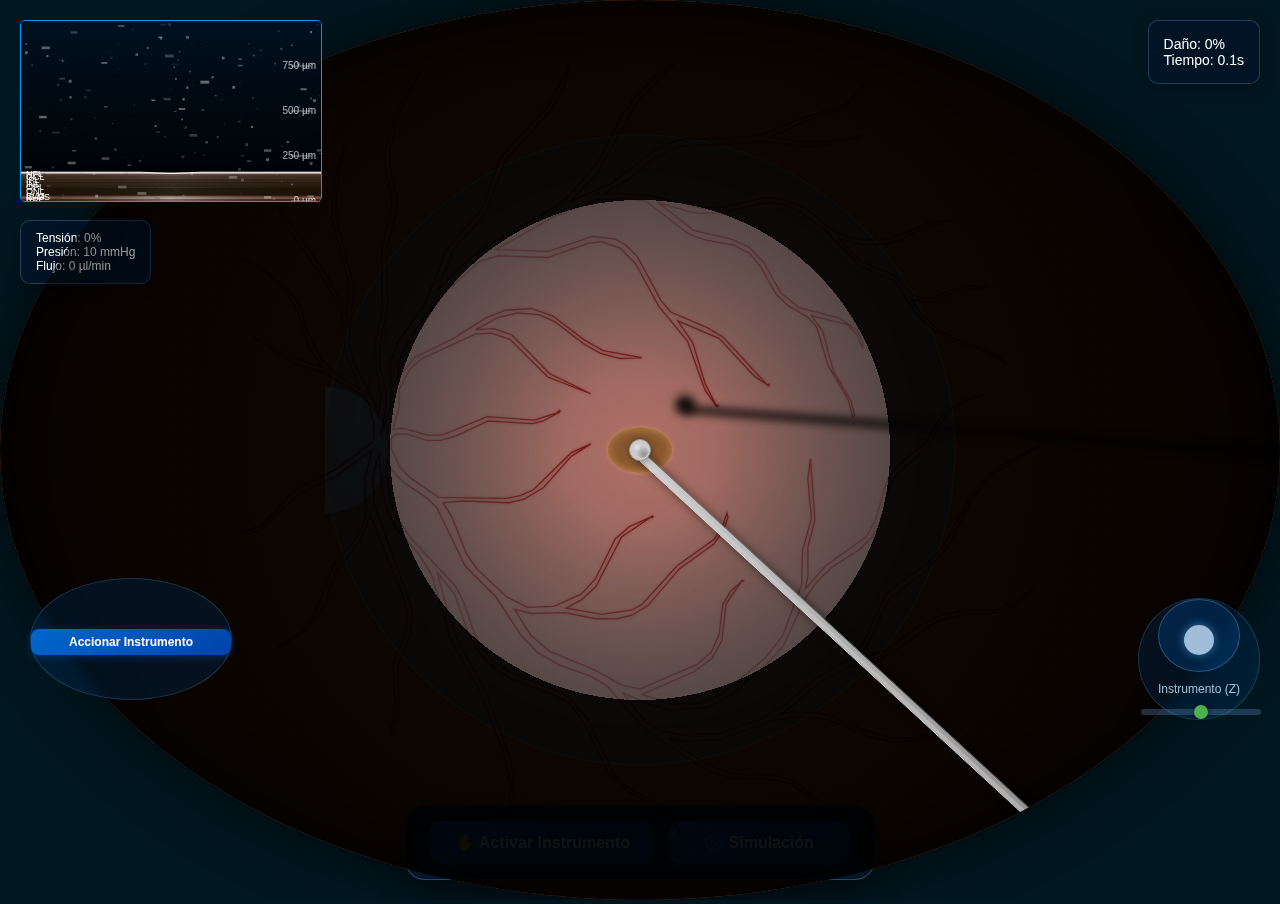
<file: simulacion/membrana.html>
<!DOCTYPE html>
<html lang="es">
<head>
  <meta charset="UTF-8">
  <meta name="viewport" content="width=device-width, initial-scale=1.0">
  <title>Simulación Avanzada de Peeling de Membrana</title>
  
  <style>
  /* Instrument styling - Mejorado para realismo */
    .instrument-container {
      position: absolute;
      width: 100%;
      height: 100%;
      pointer-events: none;
      z-index: 20;
    }

    .instrument-base {
      position: absolute;
      width: 36px;
      height: 36px;
      border-radius: 50%;
      background: 
        radial-gradient(circle at 30% 30%, 
          #777 0%, 
          #555 20%, 
          #333 60%, 
          #222 100%);
      bottom: 20px;
      right: 20px;
      box-shadow: 
        0 0 15px rgba(0, 0, 0, 0.7),
        2px -2px 4px rgba(255, 255, 255, 0.2) inset,
        -2px 2px 4px rgba(0, 0, 0, 0.5) inset;
      z-index: 19;
      border: 1px solid #444;
    }

    .instrument-base::after {
      content: '';
      position: absolute;
      width: 60%;
      height: 60%;
      border-radius: 50%;
      top: 20%;
      left: 20%;
      background: radial-gradient(circle at 40% 40%, 
        rgba(255, 255, 255, 0.15) 0%, 
        transparent 70%);
      filter: blur(1px);
    }

    .instrument-base-shadow {
      position: absolute;
      width: 36px;
      height: 36px;
      border-radius: 50%;
      background: rgba(0, 0, 0, 0.4);
      bottom: 17px;
      right: 23px;
      transform: translate(35px, -35px);
      z-index: 18;
      filter: blur(3px);
    }

    .instrument-rod {
      position: absolute;
      height: 10px;
      background: 
        linear-gradient(90deg, 
          #aaa 0%, 
          #ccc 20%, 
          #ddd 50%, 
          #aaa 80%, 
          #888 100%);
      border-radius: 5px;
      transform-origin: left center;
      z-index: 20;
      box-shadow: 
        0 0 10px rgba(0, 0, 0, 0.5),
        0 0 2px rgba(255, 255, 255, 0.3) inset;
      border-top: 1px solid #eee;
      border-bottom: 1px solid #666;
    }

    .instrument-rod::before {
      content: '';
      position: absolute;
      top: 0;
      left: 0;
      right: 0;
      height: 50%;
      background: linear-gradient(90deg, 
        rgba(255, 255, 255, 0.3) 0%, 
        rgba(255, 255, 255, 0.1) 100%);
      border-radius: 5px 5px 0 0;
    }

    .instrument-rod-shadow {
      position: absolute;
      height: 10px;
      background: rgba(0, 0, 0, 0.4);
      border-radius: 5px;
      transform-origin: left center;
      z-index: 19;
      filter: blur(3px);
    }

    .instrument-tip {
      position: absolute;
      width: 24px;
      height: 24px;
      border-radius: 50%;
      background: 
        radial-gradient(circle at 30% 30%, 
          #ddd 0%, 
          #aaa 30%, 
          #888 70%, 
          #666 100%);
      z-index: 21;
      box-shadow: 
        0 0 10px rgba(0, 0, 0, 0.5),
        2px -2px 4px rgba(255, 255, 255, 0.3) inset,
        -2px 2px 4px rgba(0, 0, 0, 0.3) inset;
      transform: translate(-50%, -50%);
      border: 1px solid #999;
    }

    .instrument-tip::before {
      content: '';
      position: absolute;
      width: 40%;
      height: 40%;
      border-radius: 50%;
      top: 15%;
      left: 15%;
      background: radial-gradient(circle at 50% 50%, 
        rgba(255, 255, 255, 0.6) 0%, 
        transparent 70%);
      filter: blur(1px);
    }

    .instrument-tip::after {
      content: '';
      position: absolute;
      width: 60%;
      height: 60%;
      border-radius: 50%;
      bottom: 10%;
      right: 10%;
      background: radial-gradient(circle at 70% 70%, 
        rgba(0, 0, 0, 0.3) 0%, 
        transparent 70%);
    }

    .instrument-tip-shadow {
      position: absolute;
      width: 24px;
      height: 24px;
      border-radius: 50%;
      background: rgba(0, 0, 0, 0.4);
      z-index: 20;
      filter: blur(3px);
      transform: translate(-50%, -50%);
    }


    /* Estilo para el contenedor del botón accionar */
#action-button-container {
  position: absolute;
  bottom: 200px;
  left: 30px;
  width: 200px;
  height: 120px;
  display: flex;
  justify-content: center;
  align-items: center;
  background: rgba(0, 50, 100, 0.3);
  border-radius: 50%;
  border: 1px solid rgba(100, 200, 255, 0.2);
  backdrop-filter: blur(5px);
}

#btn-precionar {
  padding: 15px 25px;
  font-size: 1rem;
  background: linear-gradient(135deg, #0066cc, #0044aa);
  color: white;
  border: none;
  border-radius: 10px;
  cursor: pointer;
  transition: all 0.3s;
  box-shadow: 0 4px 15px rgba(0, 100, 255, 0.3);
  width: 100%;
  text-align: center;
}

#btn-precionar:hover {
  background: linear-gradient(135deg, #0088ff, #0066cc);
  transform: scale(1.05);
}

#btn-precionar:active, #btn-precionar.keyboard-active {
  background: linear-gradient(135deg, #cc3300, #aa2200);
  transform: scale(0.95);
}
  /* Alertas de pantalla completa */
  .fullscreen-alert {
    position: fixed;
    top: 0;
    left: 0;
    width: 100%;
    height: 100%;
    background-color: rgba(0, 0, 0, 0.9);
    display: none;
    flex-direction: column;
    justify-content: center;
    align-items: center;
    z-index: 1000;
    color: white;
    text-align: center;
    font-family: 'Segoe UI', Tahoma, Geneva, Verdana, sans-serif;
  }
  
  .fullscreen-alert h2 {
    font-size: 2.5rem;
    margin-bottom: 2rem;
    color: #ff5555;
  }
  
  .fullscreen-alert p {
    font-size: 1.5rem;
    margin-bottom: 3rem;
    max-width: 80%;
  }
  
  .fullscreen-alert button {
    padding: 15px 30px;
    font-size: 1.2rem;
    background: linear-gradient(135deg, #0066cc, #0044aa);
    color: white;
    border: none;
    border-radius: 10px;
    cursor: pointer;
    transition: all 0.3s;
  }
  
  .fullscreen-alert button:hover {
    background: linear-gradient(135deg, #0088ff, #0066cc);
    transform: scale(1.05);
  }
  
  .fullscreen-alert button:hover {
    background: linear-gradient(135deg, #0088ff, #0066cc);
    transform: scale(1.05);
  }
  
  .success-alert h2 {
    color: #4CAF50;
  }
    body { 
      margin: 0; 
      overflow: hidden; 
      background: #001720; 
      font-family: 'Segoe UI', Tahoma, Geneva, Verdana, sans-serif;
    }
    #eye-canvas { 
      display: block; 
      position: relative;
      width: 100%;
      height: 100%;
      background: radial-gradient(circle at center, #e55a04 0%, #b24f03 40%, #8a3b02 100%);
      border-radius: 50%;
      box-shadow: 
        inset 0 0 80px rgba(0, 0, 0, 0.9),
        0 0 60px rgba(0, 0, 0, 0.7);
      overflow: hidden;
    }
    #tool-panel {
      position: absolute; 
      bottom: 20px; 
      left: 50%; 
      transform: translateX(-50%);
      background: rgba(0, 20, 40, 0.9); 
      padding: 15px 25px; 
      border-radius: 20px;
      display: flex; 
      gap: 15px; 
      backdrop-filter: blur(10px);
      border: 1px solid rgba(100, 200, 255, 0.3);
      box-shadow: 0 8px 32px rgba(0, 0, 0, 0.3);
    }
    button {
      padding: 12px 24px; 
      background: linear-gradient(135deg, #0066cc, #0044aa);
      color: white; 
      border: none; 
      border-radius: 10px; 
      cursor: pointer;
      font-weight: 600; 
      transition: all 0.3s ease; 
      box-shadow: 0 4px 15px rgba(0, 100, 255, 0.3);
      font-size: 16px;
      min-width: 180px;
    }
    button:hover { 
      background: linear-gradient(135deg, #0088ff, #0066cc); 
      transform: translateY(-2px);
      box-shadow: 0 6px 20px rgba(0, 150, 255, 0.4);
    }
    button.active { 
      background: linear-gradient(135deg, #cc3300, #aa2200); 
      box-shadow: 0 0 25px rgba(255, 80, 80, 0.7); 
    }
    .instructions {
      position: absolute;
      top: 20px;
      left: 50%;
      transform: translateX(-50%);
      background: rgba(0, 20, 40, 0.85);
      color: #fff;
      padding: 15px 25px;
      border-radius: 15px;
      text-align: center;
      max-width: 80%;
      backdrop-filter: blur(8px);
      border: 1px solid rgba(100, 200, 255, 0.25);
      box-shadow: 0 4px 20px rgba(0, 0, 0, 0.3);
      font-size: 14px;
      line-height: 1.5;
      display: none;
      z-index: 5;
    }
    #score-panel {
      position: absolute;
      top: 20px;
      right: 20px;
      background: rgba(0, 20, 40, 0.85);
      color: #fff;
      padding: 15px;
      border-radius: 10px;
      backdrop-filter: blur(8px);
      border: 1px solid rgba(100, 200, 255, 0.25);
      box-shadow: 0 4px 15px rgba(0, 0, 0, 0.3);
      font-size: 14px;
      z-index: 5;
    }
    #blood-overlay {
      position: absolute;
      top: 0;
      left: 0;
      width: 100%;
      height: 100%;
      pointer-events: none;
      opacity: 0;
      transition: opacity 0.5s;
    }
    .warning {
      color: #ff5555;
      font-weight: bold;
      animation: pulse 1s infinite;
    }
    @keyframes pulse {
      0% { opacity: 0.5; }
      50% { opacity: 1; }
      100% { opacity: 0.5; }
    }
    #oct-display {
      position: absolute;
      top: 20px;
      left: 20px;
      width: 300px;
      height: 180px;
      background: rgba(0, 0, 0, 0.7);
      border-radius: 5px;
      border: 1px solid #0099ff;
      overflow: hidden;
      z-index: 10;
    }
    #oct-canvas {
      width: 100%;
      height: 100%;
    }
    #metrics-panel {
      position: absolute;
      top: 220px;
      left: 20px;
      background: rgba(0, 20, 40, 0.85);
      color: #fff;
      padding: 10px 15px;
      border-radius: 10px;
      backdrop-filter: blur(8px);
      border: 1px solid rgba(100, 200, 255, 0.25);
      box-shadow: 0 4px 15px rgba(0, 0, 0, 0.3);
      font-size: 12px;
      z-index: 5;
    }
    
    /* Estilos para los joysticks */
    .joystick-container {
      position: absolute;
      width: 120px;
      height: 120px;
      background: rgba(0, 50, 100, 0.3);
      border-radius: 50%;
      display: flex;
      flex-direction: column;
      align-items: center;
      justify-content: center;
      border: 1px solid rgba(100, 200, 255, 0.2);
      backdrop-filter: blur(5px);
      z-index: 20;
    }
    
    #joystick-light-container {
      bottom: 180px;
      left: 20px;
    }
    
    #joystick-vitrectomo-container {
      bottom: 180px;
      right: 20px;
    }
    
    .joystick {
      width: 80px;
      height: 80px;
      background: rgba(0, 80, 160, 0.3);
      border-radius: 50%;
      position: relative;
      touch-action: none;
      border: 1px solid rgba(100, 200, 255, 0.3);
    }
    
    .joystick-handle {
      width: 30px;
      height: 30px;
      background: rgba(200, 230, 255, 0.8);
      border-radius: 50%;
      position: absolute;
      top: 25px;
      left: 25px;
      touch-action: none;
      box-shadow: 0 0 10px rgba(100, 200, 255, 0.5);
    }
    
    .slider-container {
      margin-top: 10px;
      width: 100%;
      text-align: center;
    }
    
    .slider-container label {
      display: block;
      margin-bottom: 5px;
      font-size: 12px;
      color: rgba(200, 230, 255, 0.8);
    }
    
    /* Estilos para el instrumento quirúrgico - MEJORADO PARA VISIBILIDAD */
    .instrument-container {
      position: absolute;
      width: 100%;
      height: 100%;
      pointer-events: none;
      z-index: 30;
    }
    
    .instrument-rod {
      position: absolute;
      height: 8px;
      background: linear-gradient(to right, #888, #ccc);
      border-radius: 4px;
      transform-origin: left center;
      z-index: 30;
      box-shadow: 0 0 10px rgba(0,0,0,0.5);
    }
    
    .instrument-tip {
      position: absolute;
      width: 20px;
      height: 20px;
      border-radius: 50%;
      background: #ccc;
      z-index: 31;
      box-shadow: 0 0 10px rgba(0,0,0,0.5);
      transform: translate(-50%, -50%);
      transition: transform 0.2s ease;
    }
    
    .instrument-tip.active {
      background: #ffff00;
      box-shadow: 0 0 15px rgba(255, 255, 0, 0.7);
    }
    
    .instrument-base {
      position: absolute;
      width: 30px;
      height: 30px;
      border-radius: 50%;
      background: #555;
      z-index: 29;
      box-shadow: 0 0 15px rgba(0,0,0,0.7);
    }
    
    /* Botón de acción */
    #btn-precionar {
      padding: 6px 12px;
      background: linear-gradient(135deg, #0066cc, #0044aa);
      color: white;
      border: none;
      border-radius: 8px;
      cursor: pointer;
      margin-top: 5px;
      font-size: 12px;
      box-shadow: 0 2px 8px rgba(0, 100, 255, 0.3);
      transition: all 0.2s;
    }
    
    #btn-precionar:active, #btn-precionar.keyboard-active {
      background: linear-gradient(135deg, #cc3300, #aa2200);
      transform: scale(0.95);
    }
    
    /* Control deslizante personalizado */
    input[type="range"] {
      width: 100%;
      height: 6px;
      -webkit-appearance: none;
      background: rgba(100, 150, 200, 0.3);
      border-radius: 3px;
      outline: none;
    }
    
    input[type="range"]::-webkit-slider-thumb {
      -webkit-appearance: none;
      width: 14px;
      height: 14px;
      background: #4CAF50;
      border-radius: 50%;
      cursor: pointer;
      box-shadow: 0 0 4px rgba(0,0,0,0.5);
    }

    /* Nuevos estilos para el fondo de retina y efectos de sombra */
    .retina-texture {
      position: absolute;
      width: 100%;
      height: 100%;
      background: 
        radial-gradient(circle at 50% 50%, 
          rgba(255, 255, 255, 0.03) 1px, 
          transparent 1px);
      background-size: 20px 20px;
      z-index: 1;
    }

    .blood-vessels {
      position: absolute;
      width: 100%;
      height: 100%;
      top: 0;
      left: 0;
      z-index: 2;
    }

    .blood-vessels svg {
      width: 100%;
      height: 100%;
    }

    .blood-vessels path {
      stroke: #6b0000;
      stroke-width: 1.5;
      stroke-opacity: 0.7;
      fill: none;
      filter: drop-shadow(0 0 2px rgba(107, 0, 0, 0.5));
    }

    .macula {
      position: absolute;
      
      border-radius: 50%;
      background: radial-gradient(circle at center,
        rgba(210, 180, 140, 0.8) 0%,
        rgba(180, 140, 90, 0.7) 70%,
        rgba(150, 100, 50, 0.6) 100%);
      top: 50%;
      left: 50%;
      transform: translate(-50%, -50%);
      box-shadow: 
        0 0 30px rgba(210, 180, 140, 0.6),
        inset 0 0 15px rgba(255, 230, 180, 0.4);
      z-index: 1;
    }

    .fovea {
      position: absolute;
      width: 5%;
      height: 5%;
      border-radius: 50%;
      background: radial-gradient(circle at center,
        rgba(150, 100, 50, 0.9) 0%,
        rgba(120, 70, 30, 0.8) 100%);
      top: 50%;
      left: 50%;
      transform: translate(-50%, -50%);
      box-shadow: 
        inset 0 0 10px rgba(255, 200, 100, 0.5),
        0 0 5px rgba(255, 180, 80, 0.4);
      z-index: 4;
    }

    #light-reflection {
      position: absolute;
      width: 100%;
      height: 100%;
      border-radius: 50%;
      background: radial-gradient(
        circle at var(--light-x, 50%) var(--light-y, 50%), 
        rgba(255, 255, 255, 0.15) 0%, 
        transparent var(--light-size, 100px)
      );
      pointer-events: none;
      z-index: 6;
      opacity: 0;
      transition: opacity 0.3s, background 0.3s;
    }

    .light-scatter {
      position: absolute;
      width: 100%;
      height: 100%;
      border-radius: 50%;
      background: radial-gradient(
        circle at var(--light-x, 50%) var(--light-y, 50%), 
        rgba(255, 255, 255, 0.08) 0%, 
        transparent calc(var(--light-size, 100px) * 1.3)
      );
      pointer-events: none;
      z-index: 4;
      opacity: 0;
      transition: opacity 0.5s;
    }

    .light-scatter.active {
      opacity: 0.8;
    }

    .specular-highlight {
      position: absolute;
      width: 100%;
      height: 100%;
      border-radius: 50%;
      background: radial-gradient(
        circle at calc(var(--light-x, 50%) + 10%) calc(var(--light-y, 50%) - 10%), 
        rgba(255, 255, 255, 0.4) 0%, 
        transparent 70%
      );
      pointer-events: none;
      z-index: 7;
      opacity: 0;
      transition: opacity 0.5s;
    }

    .specular-highlight.active {
      opacity: 0.6;
    }

    /* Efecto de profundidad */
    .depth-effect {
      position: absolute;
      width: 100%;
      height: 100%;
      border-radius: 50%;
      background: radial-gradient(
        circle at center,
        transparent 0%,
        rgba(0, 0, 0, 0.4) 70%,
        rgba(0, 0, 0, 0.7) 100%
      );
      z-index: 8;
      pointer-events: none;
    }

    

    /* Sombras del instrumento */
    .instrument-base-shadow {
      position: absolute;
      width: 30px;
      height: 30px;
      border-radius: 50%;
      background: rgba(0, 0, 0, 0.8);
      bottom: 17px;
      right: 23px;
      transform: translate(35px, -35px);
      z-index: 28;
      filter: blur(4px);
    }

    .instrument-rod-shadow {
      position: absolute;
      height: 8px;
      background: rgba(0, 0, 0, 0.8);
      border-radius: 4px;
      transform-origin: left center;
      z-index: 29;
      filter: blur(4px);
    }

    .instrument-tip-shadow {
      position: absolute;
      width: 20px;
      height: 20px;
      border-radius: 50%;
      background: rgba(0, 0, 0, 0.9);
      z-index: 30;
      filter: blur(5px);
      transform: translate(-50%, -50%);
    }
    /* Sombra de la luz del endoiluminador */
    .light-shadow {
      position: absolute;
      width: 100%;
      height: 100%;
      border-radius: 100%;
      background: radial-gradient(
        circle at var(--light-x, 50%) var(--light-y, 50%),
        transparent calc(var(--light-size, 100px) * 0.8),
        rgba(86, 81, 81, 0.7) calc(var(--light-size, 100px) * 2.5),
        rgba(0, 0, 0, 0.9) calc(var(--light-size, 100px) * 0.5)
      );
      z-index: 2;
      pointer-events: none;
    }
  </style>
</head>
<body>
  <!-- Alertas de pantalla completa -->
<div id="damage-alert" class="fullscreen-alert">
  <h2>¡Daño Crítico!</h2>
  <p>Has alcanzado un nivel de daño crítico en la retina. Es necesario reiniciar la simulación.</p>
  <button id="reset-to-app3-btn">Reiniciar Simulación</button>
</div>

<div id="success-alert" class="fullscreen-alert success-alert">
  <h2>¡Membrana Removida!</h2>
  <p>Has removido exitosamente la membrana. Puedes continuar con la cirugía.</p>
  <button id="continue-to-app3-btn">Continuar Cirugía</button>
</div>
  
  <!-- Contenedor del ojo con el nuevo fondo -->
  <div id="eye-canvas">
    <!-- Textura de retina -->
    <div class="retina-texture"></div>
    
    <!-- Vasos sanguíneos -->
    <div class="blood-vessels">
      <svg viewBox="0 0 1024 1024" preserveAspectRatio="xMidYMid meet">
      <defs>
        <style type="text/css">
          .blood-vessel {
            stroke: #8B0000;
            stroke-width: 1.5;
            fill: #8b0808;
            fill-opacity: 0.7;
          }
          .small-details {
            stroke: #8B0000;
            stroke-width: 1;
            fill: none;
          }
        </style>
      </defs>
      
      <!-- Vasos sanguíneos principales -->
      <path d="M 558.00,952.00 L 552.00,938.00 L 538.00,922.00 L 499.00,901.00 L 477.00,882.00 L 448.00,821.00 L 432.00,801.00 L 415.00,791.00 L 366.00,773.00 L 346.00,760.00 L 331.00,745.00 L 317.00,721.00 L 301.00,676.00 L 281.00,651.00 L 301.00,722.00 L 338.00,790.00 L 364.00,863.00 L 368.00,881.00 L 368.00,905.00 L 364.00,923.00 L 361.00,925.00 L 365.00,895.00 L 357.00,857.00 L 331.00,789.00 L 297.00,729.00 L 275.00,654.00 L 260.00,630.00 L 239.00,607.00 L 226.00,585.00 L 218.00,554.00 L 215.00,514.00 L 208.00,544.00 L 210.00,574.00 L 253.00,694.00 L 251.00,721.00 L 236.00,759.00 L 238.00,811.00 L 229.00,837.00 L 227.00,835.00 L 234.00,811.00 L 231.00,757.00 L 246.00,716.00 L 247.00,700.00 L 242.00,677.00 L 205.00,586.00 L 194.00,615.00 L 164.00,653.00 L 154.00,686.00 L 144.00,704.00 L 125.00,723.00 L 110.00,733.00 L 101.00,735.00 L 124.00,720.00 L 141.00,701.00 L 162.00,645.00 L 188.00,614.00 L 196.00,599.00 L 200.00,584.00 L 199.00,544.00 L 207.00,512.00 L 166.00,542.00 L 125.00,561.00 L 83.00,601.00 L 66.00,608.00 L 58.00,607.00 L 82.00,597.00 L 120.00,557.00 L 166.00,534.00 L 205.00,505.00 L 209.00,501.00 L 209.00,482.00 L 203.00,458.00 L 195.00,449.00 L 153.00,424.00 L 124.00,415.00 L 101.00,404.00 L 71.00,382.00 L 116.00,407.00 L 151.00,418.00 L 134.00,393.00 L 122.00,354.00 L 111.00,334.00 L 87.00,310.00 L 57.00,296.00 L 65.00,296.00 L 83.00,304.00 L 115.00,332.00 L 125.00,348.00 L 135.00,381.00 L 149.00,408.00 L 169.00,428.00 L 193.00,442.00 L 177.00,403.00 L 174.00,366.00 L 167.00,345.00 L 154.00,320.00 L 108.00,255.00 L 97.00,227.00 L 92.00,198.00 L 94.00,184.00 L 98.00,216.00 L 108.00,245.00 L 160.00,320.00 L 178.00,360.00 L 180.00,320.00 L 161.00,248.00 L 163.00,210.00 L 176.00,166.00 L 167.00,213.00 L 166.00,246.00 L 186.00,323.00 L 181.00,391.00 L 186.00,412.00 L 210.00,458.00 L 214.00,474.00 L 217.00,450.00 L 209.00,401.00 L 219.00,350.00 L 218.00,282.00 L 229.00,238.00 L 229.00,221.00 L 222.00,193.00 L 222.00,171.00 L 236.00,122.00 L 260.00,84.00 L 236.00,134.00 L 227.00,174.00 L 228.00,194.00 L 235.00,220.00 L 235.00,240.00 L 224.00,283.00 L 225.00,351.00 L 216.00,390.00 L 216.00,416.00 L 223.00,445.00 L 223.00,464.00 L 217.00,496.00 L 229.00,461.00 L 228.00,412.00 L 237.00,388.00 L 267.00,346.00 L 292.00,284.00 L 332.00,238.00 L 353.00,180.00 L 407.00,121.00 L 433.00,73.00 L 426.00,97.00 L 410.00,126.00 L 359.00,182.00 L 337.00,242.00 L 300.00,284.00 L 282.00,330.00 L 307.00,304.00 L 333.00,283.00 L 414.00,236.00 L 432.00,222.00 L 465.00,183.00 L 489.00,135.00 L 504.00,113.00 L 531.00,85.00 L 546.00,74.00 L 548.00,75.00 L 509.00,115.00 L 463.00,198.00 L 433.00,229.00 L 481.00,208.00 L 526.00,173.00 L 545.00,163.00 L 564.00,158.00 L 615.00,158.00 L 651.00,153.00 L 697.00,134.00 L 735.00,123.00 L 750.00,115.00 L 765.00,99.00 L 763.00,106.00 L 742.00,124.00 L 698.00,139.00 L 660.00,156.00 L 698.00,161.00 L 725.00,161.00 L 767.00,154.00 L 764.00,156.00 L 718.00,166.00 L 693.00,166.00 L 649.00,160.00 L 621.00,164.00 L 560.00,166.00 L 528.00,180.00 L 499.00,204.00 L 471.00,220.00 L 522.00,222.00 L 583.00,237.00 L 609.00,235.00 L 653.00,225.00 L 673.00,226.00 L 702.00,238.00 L 729.00,261.00 L 747.00,269.00 L 766.00,273.00 L 798.00,272.00 L 838.00,254.00 L 863.00,250.00 L 867.00,252.00 L 837.00,258.00 L 809.00,273.00 L 791.00,278.00 L 765.00,278.00 L 738.00,271.00 L 764.00,298.00 L 801.00,313.00 L 820.00,334.00 L 830.00,339.00 L 846.00,339.00 L 865.00,330.00 L 885.00,325.00 L 908.00,327.00 L 876.00,330.00 L 843.00,344.00 L 821.00,341.00 L 832.00,357.00 L 851.00,375.00 L 874.00,387.00 L 906.00,398.00 L 921.00,406.00 L 923.00,410.00 L 901.00,399.00 L 867.00,388.00 L 847.00,377.00 L 827.00,358.00 L 801.00,319.00 L 762.00,303.00 L 723.00,262.00 L 688.00,237.00 L 673.00,232.00 L 654.00,231.00 L 606.00,242.00 L 578.00,243.00 L 577.00,242.00 L 568.00,241.00 L 557.00,237.00 L 554.00,237.00 L 550.00,235.00 L 547.00,235.00 L 543.00,233.00 L 540.00,233.00 L 539.00,232.00 L 536.00,232.00 L 535.00,231.00 L 533.00,231.00 L 573.00,262.00 L 616.00,272.00 L 636.00,281.00 L 653.00,299.00 L 672.00,333.00 L 693.00,350.00 L 739.00,362.00 L 759.00,376.00 L 766.00,391.00 L 765.00,396.00 L 759.00,381.00 L 747.00,369.00 L 707.00,359.00 L 720.00,377.00 L 732.00,422.00 L 752.00,456.00 L 756.00,472.00 L 754.00,475.00 L 749.00,455.00 L 726.00,416.00 L 713.00,372.00 L 703.00,361.00 L 681.00,348.00 L 667.00,335.00 L 649.00,303.00 L 636.00,288.00 L 619.00,279.00 L 586.00,273.00 L 567.00,266.00 L 519.00,229.00 L 497.00,226.00 L 464.00,227.00 L 415.00,246.00 L 348.00,284.00 L 408.00,286.00 L 458.00,269.00 L 484.00,272.00 L 496.00,279.00 L 509.00,292.00 L 536.00,342.00 L 547.00,355.00 L 589.00,373.00 L 607.00,384.00 L 657.00,438.00 L 642.00,428.00 L 602.00,385.00 L 555.00,365.00 L 572.00,390.00 L 586.00,436.00 L 599.00,462.00 L 586.00,444.00 L 566.00,388.00 L 533.00,348.00 L 507.00,300.00 L 489.00,282.00 L 468.00,275.00 L 453.00,277.00 L 407.00,293.00 L 351.00,291.00 L 330.00,297.00 L 292.00,331.00 L 262.00,367.00 L 247.00,390.00 L 238.00,410.00 L 237.00,415.00 L 237.00,430.00 L 255.00,407.00 L 300.00,385.00 L 336.00,362.00 L 359.00,353.00 L 388.00,351.00 L 412.00,359.00 L 449.00,387.00 L 470.00,399.00 L 514.00,407.00 L 490.00,408.00 L 467.00,402.00 L 449.00,392.00 L 415.00,366.00 L 397.00,358.00 L 373.00,356.00 L 351.00,361.00 L 325.00,375.00 L 346.00,374.00 L 366.00,381.00 L 409.00,425.00 L 456.00,448.00 L 407.00,429.00 L 364.00,386.00 L 343.00,379.00 L 325.00,380.00 L 264.00,408.00 L 250.00,420.00 L 238.00,443.00 L 238.00,463.00 L 231.00,489.00 L 242.00,487.00 L 270.00,495.00 L 287.00,495.00 L 338.00,474.00 L 392.00,478.00 L 420.00,469.00 L 402.00,479.00 L 390.00,482.00 L 339.00,479.00 L 303.00,496.00 L 285.00,501.00 L 269.00,501.00 L 247.00,494.00 L 234.00,494.00 L 229.00,499.00 L 229.00,510.00 L 239.00,532.00 L 251.00,544.00 L 283.00,566.00 L 360.00,567.00 L 376.00,564.00 L 391.00,557.00 L 434.00,515.00 L 456.00,505.00 L 434.00,519.00 L 402.00,555.00 L 380.00,568.00 L 363.00,572.00 L 311.00,570.00 L 288.00,572.00 L 298.00,588.00 L 314.00,629.00 L 326.00,647.00 L 360.00,679.00 L 384.00,691.00 L 414.00,690.00 L 445.00,676.00 L 461.00,659.00 L 484.00,613.00 L 500.00,599.00 L 525.00,588.00 L 491.00,611.00 L 462.00,667.00 L 446.00,682.00 L 428.00,692.00 L 469.00,699.00 L 503.00,694.00 L 515.00,687.00 L 554.00,644.00 L 596.00,614.00 L 605.00,601.00 L 611.00,584.00 L 612.00,589.00 L 607.00,603.00 L 596.00,619.00 L 557.00,647.00 L 521.00,689.00 L 503.00,700.00 L 486.00,704.00 L 461.00,704.00 L 427.00,697.00 L 388.00,698.00 L 369.00,693.00 L 388.00,723.00 L 409.00,741.00 L 460.00,762.00 L 490.00,779.00 L 512.00,784.00 L 577.00,756.00 L 593.00,742.00 L 602.00,722.00 L 606.00,688.00 L 615.00,673.00 L 628.00,661.00 L 610.00,687.00 L 605.00,729.00 L 594.00,749.00 L 574.00,764.00 L 514.00,790.00 L 547.00,801.00 L 580.00,800.00 L 604.00,791.00 L 654.00,749.00 L 674.00,724.00 L 696.00,665.00 L 697.00,626.00 L 707.00,590.00 L 703.00,545.00 L 706.00,522.00 L 711.00,592.00 L 703.00,622.00 L 703.00,656.00 L 700.00,670.00 L 723.00,644.00 L 769.00,611.00 L 779.00,594.00 L 795.00,542.00 L 808.00,527.00 L 836.00,505.00 L 856.00,471.00 L 880.00,454.00 L 905.00,449.00 L 886.00,455.00 L 866.00,467.00 L 855.00,480.00 L 837.00,512.00 L 805.00,538.00 L 796.00,553.00 L 784.00,597.00 L 776.00,611.00 L 762.00,625.00 L 731.00,645.00 L 714.00,661.00 L 700.00,681.00 L 675.00,735.00 L 659.00,753.00 L 618.00,789.00 L 588.00,805.00 L 549.00,808.00 L 527.00,803.00 L 492.00,788.00 L 519.00,822.00 L 536.00,831.00 L 557.00,836.00 L 601.00,835.00 L 647.00,819.00 L 676.00,803.00 L 711.00,773.00 L 751.00,749.00 L 766.00,731.00 L 791.00,678.00 L 804.00,665.00 L 838.00,642.00 L 856.00,623.00 L 894.00,554.00 L 922.00,530.00 L 968.00,505.00 L 917.00,538.00 L 900.00,554.00 L 888.00,571.00 L 861.00,625.00 L 835.00,652.00 L 796.00,681.00 L 770.00,736.00 L 757.00,752.00 L 793.00,739.00 L 830.00,712.00 L 856.00,699.00 L 876.00,695.00 L 917.00,694.00 L 939.00,685.00 L 960.00,668.00 L 957.00,674.00 L 939.00,689.00 L 921.00,697.00 L 876.00,700.00 L 850.00,707.00 L 795.00,745.00 L 781.00,752.00 L 747.00,761.00 L 725.00,772.00 L 707.00,784.00 L 686.00,803.00 L 685.00,803.00 L 682.00,806.00 L 681.00,806.00 L 675.00,811.00 L 672.00,812.00 L 671.00,813.00 L 684.00,810.00 L 721.00,812.00 L 771.00,832.00 L 801.00,840.00 L 826.00,840.00 L 845.00,834.00 L 847.00,836.00 L 827.00,843.00 L 798.00,844.00 L 776.00,839.00 L 723.00,818.00 L 693.00,815.00 L 663.00,820.00 L 600.00,842.00 L 558.00,843.00 L 544.00,840.00 L 581.00,865.00 L 603.00,876.00 L 624.00,881.00 L 665.00,882.00 L 684.00,887.00 L 742.00,929.00 L 727.00,923.00 L 682.00,891.00 L 664.00,887.00 L 616.00,886.00 L 582.00,873.00 L 518.00,830.00 L 474.00,780.00 L 455.00,769.00 L 421.00,757.00 L 395.00,742.00 L 376.00,722.00 L 348.00,679.00 L 313.00,644.00 L 281.00,578.00 L 270.00,567.00 L 242.00,548.00 L 230.00,535.00 L 223.00,522.00 L 227.00,566.00 L 234.00,587.00 L 252.00,613.00 L 302.00,667.00 L 311.00,684.00 L 324.00,722.00 L 334.00,739.00 L 347.00,753.00 L 366.00,766.00 L 416.00,785.00 L 432.00,794.00 L 453.00,819.00 L 482.00,881.00 L 494.00,893.00 L 537.00,918.00 L 554.00,937.00 L 558.00,952.00" class="blood-vessel" />
  
      <!-- Pequeños detalles -->
      <path d="M 549.00,75.00 L 547.00,74.00 L 550.00,72.00 L 551.00,73.00 L 549.00,75.00" class="small-details" />
      <path d="M 262.00,84.00 L 261.00,83.00 L 262.00,82.00 L 263.00,83.00 L 262.00,84.00" class="small-details" />
      <path d="M 261.00,85.00 L 260.00,84.00 L 261.00,83.00 L 262.00,84.00 L 261.00,85.00" class="small-details" />
      <path d="M 766.00,100.00 L 765.00,99.00 L 766.00,97.00 L 767.00,98.00 L 766.00,100.00" class="small-details" />
      <path d="M 927.00,413.00 L 926.00,413.00 L 923.00,410.00 L 925.00,409.00 L 927.00,413.00" class="small-details" />
      <path d="M 929.00,415.00 L 927.00,413.00 L 928.00,412.00 L 930.00,413.00 L 929.00,415.00" class="small-details" />
      <path d="M 659.00,439.00 L 658.00,439.00 L 657.00,438.00 L 659.00,437.00 L 659.00,439.00" class="small-details" />
      <path d="M 600.00,463.00 L 599.00,462.00 L 600.00,461.00 L 601.00,462.00 L 600.00,463.00" class="small-details" />
      <path d="M 420.00,469.00 L 419.00,468.00 L 420.00,467.00 L 421.00,468.00 L 420.00,469.00" class="small-details" />
      <path d="M 526.00,589.00 L 525.00,588.00 L 526.00,587.00 L 527.00,588.00 L 526.00,589.00" class="small-details" />
      <path d="M 629.00,662.00 L 628.00,661.00 L 629.00,660.00 L 630.00,661.00 L 629.00,662.00" class="small-details" />
      <path d="M 99.00,738.00 L 96.00,737.00 L 102.00,736.00 L 100.00,737.00 L 99.00,738.00" class="small-details" />
      <path d="M 848.00,835.00 L 847.00,834.00 L 848.00,833.00 L 849.00,834.00 L 848.00,835.00" class="small-details" />
      <path d="M 542.00,839.00 L 542.00,839.00 L 542.00,839.00 L 542.00,839.00 L 542.00,839.00" class="small-details" />
    </svg>
    </div>
    
    <!-- Estructuras retinales -->
    <div class="macula"></div>
    <div class="fovea"></div>
    
    <!-- Efectos de iluminación -->
    <div id="light-mask"></div>
    <div id="light-reflection"></div>
    <div id="light-scatter" class="light-scatter"></div>
    <div id="specular-highlight" class="specular-highlight"></div>
    <div class="depth-effect"></div>
    
    <!-- Sombra de la luz del endoiluminador -->
    <div class="light-shadow" id="light-shadow"></div>
    
    <!-- Contenedor del instrumento quirúrgico con sombras -->
    <div class="instrument-container">
      <!-- Sombras -->
      <div class="instrument-base-shadow"></div>
      <div class="instrument-rod-shadow"></div>
      <div class="instrument-tip-shadow"></div>
      
      <!-- Instrumento real -->
      <div id="instrument-base" class="instrument-base"></div>
      <div id="instrument-rod" class="instrument-rod"></div>
      <div id="instrument-tip" class="instrument-tip"></div>
    </div>
    
    <!-- Canvas para dibujar la membrana y efectos -->
    <canvas id="retina-canvas"></canvas>
  </div>
  
  <div id="blood-overlay"></div>
  <div class="instructions">
    <p id="feedback-text" style="margin-top: 10px; font-style: italic;"></p>
  </div>
  <div id="score-panel">
    <div>Daño: <span id="damage-score">0%</span></div>
    <div>Tiempo: <span id="time-score">0s</span></div>
  </div>
  <div id="metrics-panel">
    <div>Tensión: <span id="tension-value">0%</span></div>
    <div>Presión: <span id="pressure-value">0 mmHg</span></div>
    <div>Flujo: <span id="flow-value">0 µl/min</span></div>
  </div>
  <div id="oct-display">
    <canvas id="oct-canvas"></canvas>
  </div>
  <div id="tool-panel">
    <button id="forceps-btn">✋ Activar Instrumento</button>
    <button id="reset-btn">🌀 Simulación</button>
  </div>

  <!-- Joysticks para control -->
  <div id="action-button-container" class="joystick-container">
    <button id="btn-precionar">Accionar Instrumento</button>
  </div>
  <div id="joystick-vitrectomo-container" class="joystick-container">
    <div id="joystick-vitrectomo" class="joystick">
      <div class="joystick-handle"></div>
    </div>
    <div class="slider-container">
      <label>Instrumento (Z)</label>
      <input type="range" id="vitrectomo-z-slider" min="-250" max="-50" value="-150">
    </div>
  </div>

  <script>
 /* ================== VARIABLES GLOBALES ================== */
let vitrectomoJoystickX = 50, vitrectomoJoystickY = 50;
let currentDepth = parseInt(document.getElementById('vitrectomo-z-slider').value);
let isActionButtonPressed = false;
let instrumentTipZ = 0;
let shadowTargetX = 0, shadowTargetY = 0;
let shadowCurrentX = 0, shadowCurrentY = 0;
let lastUpdateTime = 0;
const frameRate = 60;
const frameInterval = 1000 / frameRate;

/* ================== INICIALIZACIÓN DEL INSTRUMENTO ================== */
function setupInstrument() {
  const retina = document.getElementById('eye-canvas');
  const retinaRect = retina.getBoundingClientRect();
  
  // Configurar la base del instrumento (fija en la parte inferior derecha)
  const base = document.getElementById('instrument-base');
  base.style.left = (retinaRect.width * 0.85 - 15) + 'px';
  base.style.bottom = '20px';
  
  // Configurar la punta del instrumento (inicialmente en el centro)
  const tip = document.getElementById('instrument-tip');
  tip.style.left = (retinaRect.width / 2) + 'px';
  tip.style.top = (retinaRect.height / 2) + 'px';
  
  // Posición inicial de la sombra
  shadowTargetX = shadowCurrentX = retinaRect.width / 2 + 50;
  shadowTargetY = shadowCurrentY = retinaRect.height / 2 - 50;
  document.querySelector('.instrument-tip-shadow').style.left = shadowCurrentX + 'px';
  document.querySelector('.instrument-tip-shadow').style.top = shadowCurrentY + 'px';
  
  // Asegurarse que el palo sea visible
  const rod = document.getElementById('instrument-rod');
  rod.style.display = 'block';
  rod.style.zIndex = '30';
  
  // Actualizar el palo para que conecte base y punta
  updateInstrumentRod();
}

function updateInstrumentRod() {
  const retina = document.getElementById('eye-canvas');
  const retinaRect = retina.getBoundingClientRect();
  const base = document.getElementById('instrument-base');
  const baseRect = base.getBoundingClientRect();
  const tip = document.getElementById('instrument-tip');
  const tipRect = tip.getBoundingClientRect();
  const rod = document.getElementById('instrument-rod');
  const rodShadow = document.querySelector('.instrument-rod-shadow');
  
  // Posiciones absolutas
  const baseX = baseRect.left - retinaRect.left + baseRect.width/2;
  const baseY = baseRect.top - retinaRect.top + baseRect.height/2;
  const tipX = tipRect.left - retinaRect.left + tipRect.width/2;
  const tipY = tipRect.top - retinaRect.top + tipRect.height/2;
  
  // Calcular longitud y ángulo
  const dx = tipX - baseX;
  const dy = tipY - baseY;
  const length = Math.sqrt(dx * dx + dy * dy);
  const angle = Math.atan2(dy, dx) * (180 / Math.PI);
  
  // Calcular sombra del palo
  const shadowOriginX = retinaRect.width;
  const shadowOriginY = retinaRect.height / 2;
  
  const shadowDx = shadowCurrentX - shadowOriginX;
  const shadowDy = shadowCurrentY - shadowOriginY;
  const shadowLength = Math.sqrt(shadowDx * shadowDx + shadowDy * shadowDy);
  const shadowAngle = Math.atan2(shadowDy, shadowDx) * (180 / Math.PI);
  
  // Posicionar y rotar el palo real
  rod.style.width = length + 'px';
  rod.style.left = baseX + 'px';
  rod.style.top = baseY + 'px';
  rod.style.transform = `rotate(${angle}deg)`;
  
  // Posicionar y rotar la sombra del palo
  rodShadow.style.width = shadowLength + 'px';
  rodShadow.style.left = shadowOriginX + 'px';
  rodShadow.style.top = shadowOriginY + 'px';
  rodShadow.style.transform = `rotate(${shadowAngle}deg)`;
}

/* ================== CONTROL DE JOYSTICKS ================== */
function initJoysticks() {
  const joystickVitrectomo = document.getElementById('joystick-vitrectomo');
  initJoystick(joystickVitrectomo, (x, y) => {
    vitrectomoJoystickX = x;
    vitrectomoJoystickY = y;
    updateInstrumentPosition(x, y);
  });
}

function initJoystick(joystickElement, updateCallback) {
  const handle = joystickElement.querySelector('.joystick-handle');
  const rect = joystickElement.getBoundingClientRect();
  const centerX = rect.width / 2;
  const centerY = rect.height / 2;
  const maxDistance = rect.width / 2;
  let isTouching = false;
  
  function handleStart(e) {
    e.preventDefault();
    isTouching = true;
    handleMove(e);
  }
  
  function handleMove(e) {
    if (!isTouching) return;
    
    const clientX = e.clientX || (e.touches && e.touches[0].clientX);
    const clientY = e.clientY || (e.touches && e.touches[0].clientY);
    
    if(!clientX || !clientY) return;
    
    const bounds = joystickElement.getBoundingClientRect();
    const x = clientX - bounds.left;
    const y = clientY - bounds.top;
    
    let deltaX = x - centerX;
    let deltaY = y - centerY;
    const distance = Math.sqrt(deltaX * deltaX + deltaY * deltaY);
    
    if (distance > maxDistance) {
      const angle = Math.atan2(deltaY, deltaX);
      deltaX = Math.cos(angle) * maxDistance;
      deltaY = Math.sin(angle) * maxDistance;
    }
    
    handle.style.transform = `translate(${deltaX}px, ${deltaY}px)`;
    
    const normalizedX = ((deltaX + maxDistance) / (2 * maxDistance)) * 100;
    const normalizedY = ((deltaY + maxDistance) / (2 * maxDistance)) * 100;
    
    updateCallback(normalizedX, normalizedY);
  }
  
  function handleEnd() {
    isTouching = false;
    handle.style.transform = `translate(0px, 0px)`;
    updateCallback(50, 50);
  }
  
  // Eventos táctiles
  joystickElement.addEventListener('touchstart', handleStart, { passive: false });
  joystickElement.addEventListener('touchmove', handleMove, { passive: false });
  joystickElement.addEventListener('touchend', handleEnd);
  
  // Eventos de ratón para compatibilidad
  joystickElement.addEventListener('mousedown', handleStart);
  document.addEventListener('mousemove', handleMove);
  document.addEventListener('mouseup', handleEnd);
}

/* ================== ACTUALIZACIÓN DE POSICIONES ================== */
function updateInstrumentPosition(normX, normY) {
  const retina = document.getElementById('eye-canvas');
  const retinaRect = retina.getBoundingClientRect();
  const tip = document.getElementById('instrument-tip');
  const tipShadow = document.querySelector('.instrument-tip-shadow');
  
  // Calcular posición de la punta basada en el joystick
  const maxOffset = retinaRect.width * 0.4;
  const offsetX = (normX - 50) / 50 * maxOffset;
  const offsetY = (normY - 50) / 50 * maxOffset;
  
  // Posición absoluta de la punta
  const tipX = retinaRect.width / 2 + offsetX;
  const tipY = retinaRect.height / 2 + offsetY;
  
  // Actualizar posición de la punta
  tip.style.left = tipX + 'px';
  tip.style.top = tipY + 'px';
  
  // Efecto de profundidad cuando se presiona el botón accionar
  if (isActionButtonPressed) {
    instrumentTipZ = -20; // Mover la punta hacia adelante
    tip.classList.add('active');
    tip.style.transform = `translate(-50%, -50%) translateZ(${instrumentTipZ}px)`;
  } else {
    instrumentTipZ = 0; // Volver a la posición normal
    tip.classList.remove('active');
    tip.style.transform = `translate(-50%, -50%) translateZ(${instrumentTipZ}px)`;
  }
  
  // Calcular posición de la sombra basada en la profundidad
  const depthRatio = (currentDepth + 250) / 200;
  const shadowOffsetX = 60 * (1 - depthRatio * 0.7);
  const shadowOffsetY = -60 * (1 - depthRatio * 0.7);
  
  // Posición objetivo de la sombra
  shadowTargetX = tipX + shadowOffsetX;
  shadowTargetY = tipY + shadowOffsetY;
  
  // Ajustar tamaño de la sombra basado en profundidad
  const shadowSize = 0.7 + depthRatio * 0.6;
  tipShadow.style.width = (20 * shadowSize) + 'px';
  tipShadow.style.height = (20 * shadowSize) + 'px';
  
  // Actualizar el palo para que conecte base y punta
  updateInstrumentRod();
  
  // Actualizar la posición del mouse para la simulación
  mouseX = tipX;
  mouseY = tipY;
}

/* ================== MANEJO DE EVENTOS ================== */
function setupEventListeners() {
  // Botón de acción
  const actionButton = document.getElementById('btn-precionar');
  
  actionButton.addEventListener('mousedown', startAction);
  actionButton.addEventListener('mouseup', stopAction);
  actionButton.addEventListener('mouseleave', stopAction);
  
  actionButton.addEventListener('touchstart', function(e) {
    e.preventDefault();
    startAction();
  }, { passive: false });
  
  actionButton.addEventListener('touchend', function(e) {
    e.preventDefault();
    stopAction();
  });
  
  // Control deslizante de profundidad
  document.getElementById('vitrectomo-z-slider').addEventListener('input', function() {
    currentDepth = parseInt(this.value);
  });
  
  // Manejo de teclado
  document.addEventListener('keydown', function(e) {
    if ((e.key === ' ' || e.key === 'Enter') && !isActionButtonPressed) {
      e.preventDefault();
      startAction();
      actionButton.classList.add('keyboard-active');
    }
  });
  
  document.addEventListener('keyup', function(e) {
    if (e.key === ' ' || e.key === 'Enter') {
      stopAction();
      actionButton.classList.remove('keyboard-active');
    }
  });
}

function startAction() {
  isActionButtonPressed = true;
  forcepsActive = true;
  document.getElementById('forceps-btn').classList.add('active');
  document.getElementById('forceps-btn').textContent = "✋ Instrumento Activo";
  
  // Establecer el punto de agarre cuando se activa
  if (!isPeeling) {
    isPeeling = true;
    pinchStart = { x: mouseX, y: mouseY };
  }
  
  // Actualizar posición del instrumento para aplicar el efecto de profundidad
  updateInstrumentPosition(vitrectomoJoystickX, vitrectomoJoystickY);
}

function stopAction() {
  isActionButtonPressed = false;
  forcepsActive = false;
  document.getElementById('forceps-btn').classList.remove('active');
  document.getElementById('forceps-btn').textContent = "✋ Activar Instrumento";
  isPeeling = false;
  
  // Actualizar posición del instrumento para quitar el efecto de profundidad
  updateInstrumentPosition(vitrectomoJoystickX, vitrectomoJoystickY);
}

/* ================== SIMULACIÓN DE PEELING ================== */
const canvas = document.getElementById('retina-canvas');
const ctx = canvas.getContext('2d');
const octCanvas = document.getElementById('oct-canvas');
const octCtx = octCanvas.getContext('2d');
const bloodOverlay = document.getElementById('blood-overlay');
const feedbackText = document.getElementById('feedback-text');
const damageScore = document.getElementById('damage-score');
const timeScore = document.getElementById('time-score');
const tensionValue = document.getElementById('tension-value');
const pressureValue = document.getElementById('pressure-value');
const flowValue = document.getElementById('flow-value');

canvas.width = window.innerWidth;
canvas.height = window.innerHeight;
octCanvas.width = 300;
octCanvas.height = 180;

// Configuración del ojo
const eye = {
  centerX: canvas.width / 2,
  centerY: canvas.height / 2,
  radius: Math.min(canvas.width, canvas.height) * 0.35,
  color: '#DE9F53',
  borderColor: '#5B3415',
  borderWidth: 15,
  bloodVessels: []
};

// Estados de la simulación
let forcepsActive = false;
let isPeeling = false;
let pinchStart = { x: 0, y: 0 };
let mouseX = 0, mouseY = 0;
let membraneLifted = false;
let surgeryStartTime = 0;
let surgeryTime = 0;
let damageLevel = 0;
let lastFeedbackTime = 0;
let bloodOpacity = 0;
let bloodParticles = [];
let difficultyLevel = 1;

// Sistema de membrana
const membrane = {
  baseLayer: [],    // Capa base fija (epitelio)
  topLayer: [],     // Capa superior que se levanta
  elasticity: 0.03, // Resistencia al estiramiento
  tearThreshold: 0.5, // Fuerza necesaria para iniciar el peeling
  segments: 120,    // Número de segmentos
  tension: 0,       // Tensión actual
  flapPosition: { x: 0, y: 0 }, // Posición actual del colgajo
  tearPoints: [],    // Puntos donde se ha desgarrado la membrana
  maxTension: 0,    // Máxima tensión aplicada
  originalPositions: [] // Posiciones originales para cálculo de precisión
};

// Modelo OCT (modificado para mostrar invertido y con agujero macular)
const retinaLayers = [
  { name: 'RPE', thickness: 10, color: 'rgba(60, 40, 20, 0.9)', reflectivity: 0.7 },
  { name: 'IS/OS', thickness: 15, color: 'rgba(140, 100, 80, 0.8)', reflectivity: 0.9 },
  { name: 'ELM', thickness: 5, color: 'rgba(120, 80, 60, 0.8)', reflectivity: 0.8 },
  { name: 'ONL', thickness: 40, color: 'rgba(50, 30, 10, 0.6)', reflectivity: 0.1 },
  { name: 'OPL', thickness: 10, color: 'rgba(60, 40, 20, 0.6)', reflectivity: 0.2 },
  { name: 'INL', thickness: 25, color: 'rgba(70, 50, 30, 0.6)', reflectivity: 0.1 },
  { name: 'IPL', thickness: 15, color: 'rgba(80, 60, 40, 0.6)', reflectivity: 0.1 },
  { name: 'GCL', thickness: 20, color: 'rgba(100, 70, 50, 0.6)', reflectivity: 0.2 },
  { name: 'NFL', thickness: 15, color: 'rgba(120, 80, 60, 0.7)', reflectivity: 0.3 }
];

// Inicializar membranas
function initMembrane() {
  membrane.baseLayer = [];
  membrane.topLayer = [];
  membrane.tearPoints = [];
  membrane.tension = 0;
  membrane.maxTension = 0;
  membraneLifted = false;
  membrane.originalPositions = [];
  membrane.flapPosition = { 
    x: eye.centerX, 
    y: eye.centerY + eye.radius * 0.7 
  };
  
  // Ajustar dificultad (reducida ligeramente)
  membrane.elasticity = 0.035 + (difficultyLevel * 0.008);
  membrane.tearThreshold = 0.45 + (difficultyLevel * 0.08);
  
  // Crear puntos para ambas capas
  for (let i = 0; i < membrane.segments; i++) {
    const angle = (i / membrane.segments) * Math.PI * 2;
    const x = eye.centerX + eye.radius * Math.cos(angle);
    const y = eye.centerY + eye.radius * Math.sin(angle);
    
    // Capa base (fija)
    membrane.baseLayer.push({
      x: x,
      y: y,
      origX: x,
      origY: y,
      elasticity: 0.7 + Math.random() * 0.3 // Variabilidad en elasticidad
    });
    
    // Capa superior (movible)
    membrane.topLayer.push({
      x: x,
      y: y,
      origX: x,
      origY: y,
      lifted: false,
      elasticity: 0.6 + Math.random() * 0.4, // Variabilidad en elasticidad (más flexible)
      tearResistance: 0.9 + Math.random() * 0.3 // Mayor resistencia al desgarro
    });

    membrane.originalPositions.push({x: x, y: y});
  }
  
  // Inicializar vasos sanguíneos
  initBloodVessels();
  
  // Resetear métricas
  damageLevel = 0;
  surgeryStartTime = Date.now();
  surgeryTime = 0;
  bloodOpacity = 0;
  bloodParticles = [];
  updateScoreDisplay();
  updateMetrics();
  
  // Crear overlay de sangre
  bloodOverlay.style.background = 'radial-gradient(circle at 50% 50%, transparent 60%, rgba(150, 0, 0, 0)';
  bloodOverlay.style.opacity = '0';
}

// Inicializar vasos sanguíneos en forma de raíces curvadas
function initBloodVessels() {
  eye.bloodVessels = [];
  const vesselCount = 12 + Math.floor(difficultyLevel * 3);
  
  // Ángulo del nervio óptico (izquierda)
  const opticNerveAngle = Math.PI;
  
  // Crear vasos que salen del nervio óptico en forma de raíces
  for (let i = 0; i < vesselCount; i++) {
    // Ángulo base del vaso (todos salen del nervio)
    const baseAngle = opticNerveAngle + (Math.random() - 0.5) * Math.PI/2;
    
    // Longitud del vaso principal
    const mainLength = eye.radius * (0.5 + Math.random() * 0.3);
    
    // Crear vaso principal
    eye.bloodVessels.push({
      angle: baseAngle,
      length: mainLength,
      width: 1.5 + Math.random() * 1.5,
      curveIntensity: eye.radius * (0.1 + Math.random() * 0.1),
      broken: false,
      branches: []
    });
    
    // Crear ramificaciones (2-3 por vaso principal)
    const branchCount = 2 + Math.floor(Math.random() * 2);
    for (let b = 0; b < branchCount; b++) {
      const branchAngle = baseAngle + (Math.random() - 0.5) * Math.PI/2;
      const branchLength = mainLength * (0.3 + Math.random() * 0.4);
      
      eye.bloodVessels.push({
        angle: branchAngle,
        length: branchLength,
        width: 0.8 + Math.random() * 0.7,
        curveIntensity: eye.radius * (0.05 + Math.random() * 0.05),
        broken: false,
        isBranch: true
      });
    }
  }
}

// Dibujar toda la escena
function drawScene() {
  ctx.clearRect(0, 0, canvas.width, canvas.height);

  // Dibujar nervio óptico en el borde izquierdo (medio círculo)
  drawOpticNerve();

  // Membrana base (epitelio)
  drawMembraneLayer(membrane.baseLayer, 'rgba(180, 220, 255, 0.25)', 'rgba(200, 230, 255, 0.5)');

  // Membrana superior (capa que se levanta)
  if (membraneLifted) {
    drawMembraneLayer(membrane.topLayer, 'rgba(100, 150, 255, 0.6)', 'rgba(70, 130, 255, 0.8)');
    drawMembraneFlap();
  }

  // Efectos de daño
  drawDamageEffects();

  // Partículas de sangre
  drawBloodParticles();
}

// Dibujar nervio óptico (medio círculo)
function drawOpticNerve() {
  ctx.save();
  
  // Posición del nervio óptico (borde izquierdo)
  const nerveX = eye.centerX - eye.radius;
  const nerveY = eye.centerY;
  const nerveRadius = eye.radius * 0.2;
  
  // Medio círculo del nervio (orientado hacia la derecha)
  ctx.beginPath();
  ctx.arc(nerveX, nerveY, nerveRadius, -Math.PI/2, Math.PI/2);
  
  // Gradiente para el nervio (blanco amarillento)
  const nerveGradient = ctx.createLinearGradient(
    nerveX, nerveY - nerveRadius,
    nerveX, nerveY + nerveRadius
  );
  nerveGradient.addColorStop(0, 'rgba(240, 240, 220, 0.9)');
  nerveGradient.addColorStop(1, 'rgba(220, 220, 200, 0.8)');
  
  ctx.fillStyle = nerveGradient;
  ctx.fill();
  
  // Borde del nervio
  ctx.strokeStyle = 'rgba(180, 180, 160, 0.8)';
  ctx.lineWidth = 1;
  ctx.stroke();
  
  ctx.restore();
}

// Dibujar vasos sanguíneos en forma de raíces curvadas
function drawBloodVessels() {
  ctx.save();
  
  // Ordenar vasos por anchura (los más gruesos primero)
  const sortedVessels = [...eye.bloodVessels].sort((a, b) => b.width - a.width);
  
  for (const vessel of sortedVessels) {
    if (vessel.broken) continue;
    
    ctx.beginPath();
    
    // Todos los vasos parten del nervio óptico
    const startX = eye.centerX - eye.radius;
    const startY = eye.centerY;
    
    // Punto final del vaso
    const endX = eye.centerX + (eye.radius * 0.9) * Math.cos(vessel.angle);
    const endY = eye.centerY + (eye.radius * 0.9) * Math.sin(vessel.angle);
    
    // Puntos de control para la curva (más pronunciada para simular raíces)
    const cp1x = startX + (endX - startX) * 0.2 + 
                 vessel.curveIntensity * 1.5 * Math.cos(vessel.angle + Math.PI/2);
    const cp1y = startY + (endY - startY) * 0.2 + 
                 vessel.curveIntensity * 1.5 * Math.sin(vessel.angle + Math.PI/2);
    
    const cp2x = startX + (endX - startX) * 0.6 + 
                 vessel.curveIntensity * 0.8 * Math.cos(vessel.angle - Math.PI/2);
    const cp2y = startY + (endY - startY) * 0.6 + 
                 vessel.curveIntensity * 0.8 * Math.sin(vessel.angle - Math.PI/2);
    
    ctx.moveTo(startX, startY);
    ctx.bezierCurveTo(cp1x, cp1y, cp2x, cp2y, endX, endY);
    
    ctx.lineWidth = vessel.width;
    
    // Color más oscuro para vasos más gruesos
    const vesselDarkness = 40 + (vessel.width * 10);
    ctx.strokeStyle = vessel.broken ? 
      'rgba(200, 0, 0, 0.8)' : 
      `rgba(${vesselDarkness}, 20, 20, 0.7)`;
    
    ctx.stroke();
    
    // Pequeñas ramificaciones secundarias
    if (!vessel.isBranch && Math.random() > 0.7) {
      ctx.beginPath();
      const branchX = startX + (endX - startX) * (0.3 + Math.random() * 0.4);
      const branchY = startY + (endY - startY) * (0.3 + Math.random() * 0.4);
      const branchAngle = vessel.angle + (Math.random() - 0.5) * Math.PI/4;
      const branchLength = (endX - startX) * 0.2 * Math.random();
      
      ctx.moveTo(branchX, branchY);
      ctx.quadraticCurveTo(
        branchX + branchLength * Math.cos(branchAngle) * 0.5,
        branchY + branchLength * Math.sin(branchAngle) * 0.5,
        branchX + branchLength * Math.cos(branchAngle),
        branchY + branchLength * Math.sin(branchAngle)
      );
      
      ctx.lineWidth = vessel.width * 0.5;
      ctx.strokeStyle = `rgba(${vesselDarkness}, 20, 20, 0.6)`;
      ctx.stroke();
    }
  }
  
  ctx.restore();
}

// Dibujar agujero macular en lugar del iris
function drawMacularHole() {
  ctx.save();
  
  // Área macular
  ctx.beginPath();
  ctx.arc(eye.centerX, eye.centerY, eye.radius * 0.12, 0, Math.PI * 2);
  
  const macularGradient = ctx.createRadialGradient(
    eye.centerX, eye.centerY, eye.radius * 0.05,
    eye.centerX, eye.centerY, eye.radius * 0.12
  );
  macularGradient.addColorStop(0, 'rgba(80, 40, 30, 0.9)');
  macularGradient.addColorStop(1, 'rgba(120, 60, 40, 0.7)');
  
  ctx.fillStyle = macularGradient;
  ctx.fill();
  
  // Agujero macular central
  ctx.beginPath();
  ctx.arc(eye.centerX, eye.centerY, eye.radius * 0.06, 0, Math.PI * 2);
  ctx.fillStyle = 'rgba(40, 20, 10, 0.9)';
  ctx.fill();
  
  // Bordes irregulares del agujero
  for (let i = 0; i < 360; i += 30) {
    const angle = i * Math.PI / 180;
    const radiusVariation = eye.radius * 0.06 * (0.8 + Math.random() * 0.4);
    
    ctx.beginPath();
    ctx.moveTo(eye.centerX, eye.centerY);
    ctx.lineTo(
      eye.centerX + radiusVariation * Math.cos(angle),
      eye.centerY + radiusVariation * Math.sin(angle)
    );
    
    ctx.strokeStyle = `rgba(200, 120, 80, 0.7)`;
    ctx.lineWidth = 1;
    ctx.stroke();
  }
  
  ctx.restore();
}

// Dibujar una capa de membrana
function drawMembraneLayer(points, fillStyle, strokeStyle) {
  if (points.length < 2) return;
  
  ctx.save();
  ctx.beginPath();
  ctx.moveTo(points[0].x, points[0].y);
  
  // Dibujar con curvas suaves
  for (let i = 1; i < points.length; i++) {
    const prev = points[i-1];
    const curr = points[i];
    const cpx = (prev.x + curr.x) / 2;
    const cpy = (prev.y + curr.y) / 2;
    
    if (i === 1) {
      ctx.lineTo(prev.x, prev.y);
    }
    ctx.quadraticCurveTo(prev.x, prev.y, cpx, cpy);
  }
  ctx.closePath();
  
  ctx.fillStyle = 'rgba(100, 150, 255, 0.4)';  // Azul semi-transparente
  ctx.fill();
  
  // Patrón de textura
  if (points === membrane.topLayer && membraneLifted) {
    ctx.clip();
    drawMembraneTexture(points);
  }
  
  ctx.strokeStyle = strokeStyle;
  ctx.lineWidth = 1.2;
  ctx.stroke();
  ctx.restore();
}

// Dibujar textura de membrana
function drawMembraneTexture(points) {
  const centerX = points.reduce((sum, p) => sum + p.x, 0) / points.length;
  const centerY = points.reduce((sum, p) => sum + p.y, 0) / points.length;
  
  for (let i = 0; i < 200; i++) {
    const angle = Math.random() * Math.PI * 2;
    const dist = Math.random() * eye.radius * 0.8;
    const x = centerX + dist * Math.cos(angle);
    const y = centerY + dist * Math.sin(angle);
    const size = 1 + Math.random() * 3;
    
    // Verificar si el punto está dentro de la membrana
    if (isPointInPolygon(x, y, points)) {
      ctx.beginPath();
      ctx.arc(x, y, size * 0.3, 0, Math.PI * 2);
      ctx.fillStyle = `rgba(255, 255, 255, ${0.05 + Math.random() * 0.1})`;
      ctx.fill();
      
      // Pequeñas irregularidades
      if (Math.random() > 0.8) {
        ctx.beginPath();
        ctx.moveTo(x, y);
        ctx.lineTo(
          x + (Math.random() - 0.5) * size * 2,
          y + (Math.random() - 0.5) * size * 2
        );
        ctx.strokeStyle = `rgba(255, 255, 255, ${0.2 + Math.random() * 0.2})`;
        ctx.lineWidth = 0.3;
        ctx.stroke();
      }
    }
  }
}

// Verificar si un punto está dentro de un polígono
function isPointInPolygon(x, y, polygon) {
  let inside = false;
  for (let i = 0, j = polygon.length - 1; i < polygon.length; j = i++) {
    const xi = polygon[i].x, yi = polygon[i].y;
    const xj = polygon[j].x, yj = polygon[j].y;
    
    const intersect = ((yi > y) !== (yj > y))
      && (x < (xj - xi) * (y - yi) / (yj - yi) + xi);
    if (intersect) inside = !inside;
  }
  return inside;
}

// Dibujar el colgajo de membrana levantado
function drawMembraneFlap() {
  const startAngle = Math.PI * 0.4;
  const endAngle = Math.PI * 1.6;
  const flapCenterX = (membrane.topLayer[0].x + membrane.topLayer[membrane.segments/2].x) / 2;
  const flapCenterY = (membrane.topLayer[0].y + membrane.topLayer[membrane.segments/2].y) / 2;
  
  ctx.save();
  ctx.beginPath();
  
  // Lado izquierdo del colgajo
  ctx.moveTo(membrane.topLayer[0].x, membrane.topLayer[0].y);
  for (let i = 1; i < membrane.segments/2; i++) {
    const angle = startAngle + (endAngle - startAngle) * (i / (membrane.segments/2));
    const dist = Math.hypot(membrane.topLayer[i].x - flapCenterX, membrane.topLayer[i].y - flapCenterY);
    const pullFactor = 1 - Math.abs(i/(membrane.segments/2) - 0.5) * 2;
    
    const x = membrane.flapPosition.x + (membrane.topLayer[i].x - membrane.flapPosition.x) * pullFactor;
    const y = membrane.flapPosition.y + (membrane.topLayer[i].y - membrane.flapPosition.y) * pullFactor;
    
    ctx.lineTo(x, y);
  }
  
  // Lado derecho del colgajo
  for (let i = membrane.segments/2; i < membrane.segments; i++) {
    const angle = startAngle + (endAngle - startAngle) * (i / membrane.segments);
    const dist = Math.hypot(membrane.topLayer[i].x - flapCenterX, membrane.topLayer[i].y - flapCenterY);
    const pullFactor = 1 - Math.abs(i/membrane.segments - 0.5) * 2;
    
    const x = membrane.flapPosition.x + (membrane.topLayer[i].x - membrane.flapPosition.x) * pullFactor;
    const y = membrane.flapPosition.y + (membrane.topLayer[i].y - membrane.flapPosition.y) * pullFactor;
    
    ctx.lineTo(x, y);
  }
  
  ctx.closePath();
  
  // Gradiente para el colgajo
  const flapGradient = ctx.createLinearGradient(
    flapCenterX, flapCenterY,
    membrane.flapPosition.x, membrane.flapPosition.y
  );
  flapGradient.addColorStop(0, 'rgba(80, 140, 255, 0.7)');  // Azul claro
  flapGradient.addColorStop(1, 'rgba(120, 180, 255, 0.9)'); // Azul más intenso
  
  ctx.fillStyle = flapGradient;
  ctx.fill();
  
  // Textura del colgajo
  ctx.clip();
  drawFlapTexture(flapCenterX, flapCenterY);
  
  ctx.strokeStyle = 'rgba(255, 255, 255, 0.5)';
  ctx.lineWidth = 1;
  ctx.stroke();
  
  // Efecto de pliegues en el colgajo
  if (membrane.tension > 0.3) {
    ctx.strokeStyle = 'rgba(255, 255, 255, 0.3)';
    ctx.lineWidth = 0.8;
    
    for (let i = 5; i < membrane.segments - 5; i += 8) {
      ctx.beginPath();
      ctx.moveTo(
        (membrane.topLayer[i].x + membrane.flapPosition.x) / 2,
        (membrane.topLayer[i].y + membrane.flapPosition.y) / 2
      );
      ctx.lineTo(membrane.topLayer[i].x, membrane.topLayer[i].y);
      ctx.stroke();
    }
  }
  
  // Mostrar puntos de desgarro
  for (const tear of membrane.tearPoints) {
    ctx.beginPath();
    ctx.arc(tear.x, tear.y, 5 + membrane.tension * 5, 0, Math.PI * 2);
    ctx.fillStyle = `rgba(255, 50, 50, ${0.3 + membrane.tension * 0.5})`;
    ctx.fill();
  }
  
  ctx.restore();
}

// Dibujar textura del colgajo
function drawFlapTexture(centerX, centerY) {
  const flapLength = Math.hypot(
    membrane.flapPosition.x - centerX,
    membrane.flapPosition.y - centerY
  );
  
  for (let i = 0; i < 50; i++) {
    const t = Math.random();
    const x = centerX + (membrane.flapPosition.x - centerX) * t;
    const y = centerY + (membrane.flapPosition.y - centerY) * t;
    
    const angle = Math.atan2(
      membrane.flapPosition.y - centerY,
      membrane.flapPosition.x - centerX
    ) + (Math.random() - 0.5) * Math.PI/4;
    
    const length = flapLength * (0.1 + Math.random() * 0.3);
    
    ctx.beginPath();
    ctx.moveTo(x, y);
    ctx.lineTo(
      x + length * Math.cos(angle),
      y + length * Math.sin(angle)
    );
    
    ctx.strokeStyle = `rgba(255, 255, 255, ${0.1 + Math.random() * 0.2})`;
    ctx.lineWidth = 0.5 + Math.random();
    ctx.stroke();
  }
}

// Dibujar efectos de daño
function drawDamageEffects() {
  if (damageLevel <= 0) return;
  
  ctx.save();
  
  // Hemorragia localizada
  if (damageLevel > 30) {
    for (const tear of membrane.tearPoints) {
      const radius = eye.radius * 0.1 * (damageLevel / 100);
      
      const gradient = ctx.createRadialGradient(
        tear.x, tear.y, 0,
        tear.x, tear.y, radius
      );
      gradient.addColorStop(0, `rgba(200, 0, 0, ${0.5 * (damageLevel / 100)})`);
      gradient.addColorStop(1, 'rgba(200, 0, 0, 0)');
      
      ctx.fillStyle = gradient;
      ctx.beginPath();
      ctx.arc(tear.x, tear.y, radius, 0, Math.PI * 2);
      ctx.fill();
    }
  }
  
  // Edema corneal (opacidad)
  if (damageLevel > 50) {
    ctx.beginPath();
    ctx.arc(eye.centerX, eye.centerY, eye.radius, 0, Math.PI * 2);
    ctx.fillStyle = `rgba(255, 255, 255, ${0.2 * (damageLevel / 100)})`;
    ctx.fill();
  }
  
  ctx.restore();
}

// Dibujar partículas de sangre
function drawBloodParticles() {
  if (bloodParticles.length === 0) return;
  
  ctx.save();
  
  for (const particle of bloodParticles) {
    ctx.beginPath();
    ctx.arc(particle.x, particle.y, particle.size, 0, Math.PI * 2);
    
    const gradient = ctx.createRadialGradient(
      particle.x, particle.y, 0,
      particle.x, particle.y, particle.size
    );
    gradient.addColorStop(0, `rgba(200, 0, 0, ${particle.opacity})`);
    gradient.addColorStop(1, `rgba(100, 0, 0, 0)`);
    
    ctx.fillStyle = gradient;
    ctx.fill();
  }
  
  ctx.restore();
}

// Dibujar visualización OCT (mejorada para mostrar agarre de membrana y agujero macular)
function drawOCT() {
  octCtx.clearRect(0, 0, octCanvas.width, octCanvas.height);
  
  // Fondo del OCT con gradiente
  const bgGradient = octCtx.createLinearGradient(0, 0, 0, octCanvas.height);
  bgGradient.addColorStop(0, '#001020');
  bgGradient.addColorStop(1, '#000000');
  octCtx.fillStyle = bgGradient;
  octCtx.fillRect(0, 0, octCanvas.width, octCanvas.height);
  
  // Eje horizontal (profundidad) - invertido
  const depthScale = octCanvas.height / 1000;
  const scanLineX = octCanvas.width / 2;
  const scanWidth = 150;
  
  // Dibujar capas retinianas en OCT (orden invertido)
  let currentDepth = 0;
  retinaLayers.forEach(layer => {
    const layerHeight = layer.thickness * depthScale;
    
    // Capa principal (posición invertida)
    octCtx.fillStyle = layer.color;
    octCtx.fillRect(
      scanLineX - scanWidth, 
      octCanvas.height - currentDepth * depthScale - layerHeight, 
      scanWidth * 2, 
      layerHeight
    );
    
    // Efecto de reflexión en superficies (posición invertida)
    if(layer.reflectivity > 0) {
      const reflectionGradient = octCtx.createLinearGradient(
        scanLineX - scanWidth, octCanvas.height - currentDepth * depthScale - layerHeight,
        scanLineX + scanWidth, octCanvas.height - currentDepth * depthScale - layerHeight
      );
      reflectionGradient.addColorStop(0, 'transparent');
      reflectionGradient.addColorStop(0.5, `rgba(255, 255, 255, ${layer.reflectivity * 0.5})`);
      reflectionGradient.addColorStop(1, 'transparent');
      
      octCtx.fillStyle = reflectionGradient;
      octCtx.fillRect(
        scanLineX - scanWidth, 
        octCanvas.height - currentDepth * depthScale - layerHeight, 
        scanWidth * 2, 
        layerHeight
      );
    }
    
    currentDepth += layer.thickness;
  });
  
  // Dibujar membrana epirretiniana en OCT (posición invertida)
  const membraneThickness = 5 * depthScale;
  const membraneBaseY = octCanvas.height - currentDepth * depthScale;
  const membraneElevation = membraneLifted ? (membrane.tension / 100) * 150 * depthScale : 0;
  
  // Superficie superior de la membrana (invertida) con hundimiento macular
  octCtx.beginPath();
  octCtx.moveTo(scanLineX - scanWidth, membraneBaseY - membraneThickness);
  
  if(membraneLifted) {
    // Membrana elevada con forma de curva suave (invertida)
    const controlY = membraneBaseY - membraneThickness - membraneElevation;
    
    octCtx.quadraticCurveTo(
      scanLineX, 
      controlY, 
      scanLineX + scanWidth, 
      membraneBaseY - membraneThickness
    );
  } else {
    // Membrana plana con hundimiento macular en el centro
    const macularDepression = 15 * depthScale;
    const macularWidth = 30;
    
    // Lado izquierdo hasta el inicio del hundimiento
    octCtx.lineTo(scanLineX - macularWidth, membraneBaseY - membraneThickness);
    
    // Curva de hundimiento macular
    octCtx.quadraticCurveTo(
      scanLineX, 
      membraneBaseY - membraneThickness + macularDepression, 
      scanLineX + macularWidth, 
      membraneBaseY - membraneThickness
    );
    
    // Lado derecho
    octCtx.lineTo(scanLineX + scanWidth, membraneBaseY - membraneThickness);
  }
  
  // Superficie inferior de la membrana (invertida)
  octCtx.lineTo(scanLineX + scanWidth, membraneBaseY);
  
  if(membraneLifted) {
    octCtx.quadraticCurveTo(
      scanLineX, 
      membraneBaseY - membraneElevation * 0.7, 
      scanLineX - scanWidth, 
      membraneBaseY
    );
  } else {
    octCtx.lineTo(scanLineX - scanWidth, membraneBaseY);
  }
  
  octCtx.closePath();
  
  // Relleno de membrana con gradiente (invertido)
  const membraneGradient = octCtx.createLinearGradient(
    scanLineX, membraneBaseY - membraneThickness - membraneElevation,
    scanLineX, membraneBaseY
  );
  membraneGradient.addColorStop(0, 'rgba(200, 230, 255, 0.7)');
  membraneGradient.addColorStop(1, 'rgba(220, 240, 255, 0.4)');
  octCtx.fillStyle = membraneGradient;
  octCtx.fill();
  
  // Borde de la membrana
  octCtx.strokeStyle = 'rgba(255, 255, 255, 0.9)';
  octCtx.lineWidth = 1;
  octCtx.stroke();
  
  
  // Mostrar instrumento en OCT si está activo (posición invertida)
  if(forcepsActive) {
    // Calcular posición del instrumento en OCT basado en la posición del palo gris
    const instrument = document.getElementById('instrument-tip');
    const instrumentRect = instrument.getBoundingClientRect();
    const instrumentX = instrumentRect.left + instrumentRect.width/2;
    
    // Mapear la posición X del instrumento a la posición en el OCT
    const octInstrumentX = scanLineX + ((instrumentX - eye.centerX) / eye.radius) * scanWidth * 0.8;
    
    // Calcular profundidad basada en la distancia al centro
    const distToCenter = Math.hypot(instrumentX - eye.centerX, instrumentRect.top - eye.centerY);
    const instrumentDepth = Math.min(1, Math.max(0, (distToCenter - eye.radius * 0.7) / (eye.radius * 0.3)));
    const octY = octCanvas.height * 0.8 - (instrumentDepth * octCanvas.height * 0.6);
    
    // Representación de la pinza en OCT (mejorada)
    const tipSize = 8;
    const shaftLength = 30;
    
    // Cuerpo de la pinza (invertido)
    octCtx.beginPath();
    octCtx.moveTo(octInstrumentX - scanWidth * 0.3, octY + shaftLength);
    octCtx.lineTo(octInstrumentX, octY);
    octCtx.lineTo(octInstrumentX + scanWidth * 0.3, octY + shaftLength);
    octCtx.strokeStyle = 'rgba(200, 200, 200, 0.8)';
    octCtx.lineWidth = 2;
    octCtx.stroke();
    
    // Punta de la pinza (amarilla cuando está activa)
    octCtx.beginPath();
    octCtx.arc(octInstrumentX, octY, tipSize, 0, Math.PI * 2);
    octCtx.fillStyle = isActionButtonPressed ? 'rgba(255, 255, 0, 0.8)' : 'rgba(200, 200, 200, 0.6)';
    octCtx.fill();
    
    // Efecto de tracción en la membrana (invertido)
    if(isPeeling && membraneLifted) {
      // Mostrar agarre de la membrana
      octCtx.beginPath();
      octCtx.moveTo(octInstrumentX - tipSize * 0.7, octY);
      octCtx.lineTo(octInstrumentX - tipSize * 0.7, octY + tipSize * 1.5);
      octCtx.lineTo(octInstrumentX + tipSize * 0.7, octY + tipSize * 1.5);
      octCtx.lineTo(octInstrumentX + tipSize * 0.7, octY);
      octCtx.fillStyle = 'rgba(255, 255, 200, 0.6)';
      octCtx.fill();
      
      // Mostrar membrana siendo levantada
      octCtx.beginPath();
      octCtx.moveTo(octInstrumentX, octY);
      octCtx.lineTo(octInstrumentX, octY - shaftLength * 0.5);
      octCtx.strokeStyle = 'rgba(255, 255, 255, 0.6)';
      octCtx.lineWidth = 1;
      octCtx.setLineDash([2, 2]);
      octCtx.stroke();
      octCtx.setLineDash([]);
      
      // Flecha que indica dirección de tracción (invertida)
      octCtx.beginPath();
      octCtx.moveTo(octInstrumentX, octY - shaftLength * 0.5);
      octCtx.lineTo(octInstrumentX - 5, octY - shaftLength * 0.5 + 8);
      octCtx.lineTo(octInstrumentX + 5, octY - shaftLength * 0.5 + 8);
      octCtx.closePath();
      octCtx.fillStyle = 'rgba(255, 255, 0, 0.8)';
      octCtx.fill();
      
      // Mostrar elevación de la membrana (invertida)
      octCtx.font = '10px Arial';
      octCtx.fillStyle = 'rgba(255, 255, 255, 0.8)';
      octCtx.textAlign = 'center';
      octCtx.fillText(
        `${Math.round(membraneElevation / depthScale)} µm`, 
        octInstrumentX, 
        membraneBaseY - membraneElevation * 0.5
      );
    }
  }
  
  // Efecto de ruido OCT
  for(let i = 0; i < 300; i++) {
    const x = Math.random() * octCanvas.width;
    const y = Math.random() * octCanvas.height;
    const size = Math.random() * 3;
    const opacity = Math.random() * 0.4;
    const isWhite = Math.random() > 0.3;
    
    octCtx.fillStyle = isWhite ? 
      `rgba(255, 255, 255, ${opacity})` : 
      `rgba(0, 0, 0, ${opacity * 0.5})`;
    
    if(Math.random() > 0.7) {
      // Puntos alargados (artefactos de línea)
      octCtx.fillRect(x, y, size * 3, size);
    } else {
      // Puntos normales
      octCtx.fillRect(x, y, size, size);
    }
  }
  
  // Marcas de profundidad (invertidas)
  octCtx.font = '10px Arial';
  octCtx.fillStyle = 'rgba(255, 255, 255, 0.7)';
  octCtx.textAlign = 'right';
  octCtx.textBaseline = 'middle';
  
  for(let i = 0; i < 5; i++) {
    const depth = i * 250;
    const yPos = octCanvas.height - depth * depthScale;
    
    if(yPos > 0) {
      octCtx.fillText(`${depth} µm`, octCanvas.width - 5, yPos);
      
      octCtx.beginPath();
      octCtx.moveTo(octCanvas.width - 30, yPos);
      octCtx.lineTo(octCanvas.width - 10, yPos);
      octCtx.strokeStyle = 'rgba(255, 255, 255, 0.5)';
      octCtx.lineWidth = 1;
      octCtx.stroke();
    }
  }
  
  // Texto de capas (invertido)
  octCtx.font = '9px Arial';
  octCtx.fillStyle = 'white';
  octCtx.textAlign = 'left';
  let layerDepth = 0;
  retinaLayers.forEach(layer => {
    const yPos = octCanvas.height - (layerDepth + layer.thickness * 0.5) * depthScale;
    if(yPos > 0) {
      octCtx.fillText(layer.name, 5, yPos);
    }
    layerDepth += layer.thickness;
  });
}

// Actualizar métricas adicionales
function updateMetrics() {
  tensionValue.textContent = `${Math.round(membrane.tension * 100)}%`;
  pressureValue.textContent = `${Math.round(10 + membrane.tension * 15)} mmHg`;
  flowValue.textContent = `${Math.round(membrane.tension * 20)} µl/min`;
}

// Física del peeling
function updatePhysics() {
  // Actualizar tiempo de cirugía
  surgeryTime = (Date.now() - surgeryStartTime) / 1000;
  timeScore.textContent = `${surgeryTime.toFixed(1)}s`;
  
  if (isPeeling && forcepsActive) {
    const dx = mouseX - pinchStart.x;
    const dy = mouseY - pinchStart.y;
    const distance = Math.sqrt(dx * dx + dy * dy);
    membrane.tension = Math.min(1.5, distance / (eye.radius * membrane.tearThreshold));
    
    if (membrane.tension > membrane.maxTension) {
      membrane.maxTension = membrane.tension;
    }
    
    // Iniciar el peeling si se supera el umbral de fuerza
    if (!membraneLifted && distance > eye.radius * membrane.tearThreshold * 0.7) {
      membraneLifted = true;
      showFeedback("Membrana despegada. Proceda con cuidado.");
    }
    
    // Mover la membrana superior si está levantada
    if (membraneLifted) {
      membrane.flapPosition.x = mouseX;
      membrane.flapPosition.y = mouseY;
      
      // Afectar puntos cercanos al punto de agarre
      for (let i = 0; i < membrane.topLayer.length; i++) {
        const point = membrane.topLayer[i];
        const dist = Math.hypot(point.x - pinchStart.x, point.y - pinchStart.y);
        
        if (dist < eye.radius * 0.5) {
          const influence = 1 - (dist / (eye.radius * 0.5));
          const elasticity = point.elasticity * (1 - (damageLevel / 200));
          
          point.x += dx * membrane.elasticity * influence * elasticity;
          point.y += dy * membrane.elasticity * influence * elasticity;
          
          // Verificar desgarros por exceso de fuerza
          if (membrane.tension > point.tearResistance && 
              Math.random() < membrane.tension * 0.01 && 
              !membrane.tearPoints.some(t => Math.hypot(t.x - point.x, t.y - point.y) < 20)) {
            
            membrane.tearPoints.push({x: point.x, y: point.y});
            addDamage(5 + membrane.tension * 10);
            createBloodParticles(point.x, point.y);
            showFeedback("¡Cuidado! Desgarro en la membrana.");
            
            // Romper vasos sanguíneos cercanos
            breakBloodVesselsNear(point.x, point.y);
          }
        }
      }
    }
    
    // Sangrado por exceso de tensión
    if (membrane.tension > 0.8 && Math.random() < 0.02) {
      addDamage(1);
      bloodOpacity = Math.min(0.3, bloodOpacity + 0.01);
      bloodOverlay.style.opacity = bloodOpacity;
      
      if (membrane.tension > 1.2) {
        showFeedback("¡Demasiada fuerza! Está dañando el tejido.");
      }
    }
  }
  
  // Actualizar partículas de sangre
  updateBloodParticles();
  
  // Actualizar overlay de sangre
  if (bloodOpacity > 0) {
    bloodOpacity = Math.max(0, bloodOpacity - 0.001);
    bloodOverlay.style.opacity = bloodOpacity;
  }
  
  // Actualizar métricas
  updateMetrics();
  
  // Actualizar visualización OCT
  drawOCT();
  
  // Actualizar sombras con retraso suave
  const now = performance.now();
  const deltaTime = now - lastUpdateTime;
  if (deltaTime >= frameInterval) {
    lastUpdateTime = now - (deltaTime % frameInterval);
    
    const shadowSpeed = 0.15;
    shadowCurrentX += (shadowTargetX - shadowCurrentX) * shadowSpeed;
    shadowCurrentY += (shadowTargetY - shadowCurrentY) * shadowSpeed;
    
    const tipShadow = document.querySelector('.instrument-tip-shadow');
    tipShadow.style.left = shadowCurrentX + 'px';
    tipShadow.style.top = shadowCurrentY + 'px';
    
    updateInstrumentRod();
  }
}

// Romper vasos sanguíneos cercanos
function breakBloodVesselsNear(x, y) {
  for (const vessel of eye.bloodVessels) {
    if (vessel.broken) continue;
    
    // Calcular distancia aproximada al vaso sanguíneo
    const angleToCenter = Math.atan2(y - eye.centerY, x - eye.centerX);
    const angleDiff = Math.abs(normalizeAngle(angleToCenter - vessel.angle));
    
    if (angleDiff < Math.PI / 6) { // Dentro de un rango angular
      const distToCenter = Math.hypot(x - eye.centerX, y - eye.centerY);
      const vesselDist = distToCenter - vessel.length;
      
      if (Math.abs(vesselDist) < eye.radius * 0.2) {
        vessel.broken = true;
        addDamage(10);
        createBloodParticles(
          eye.centerX + vessel.length * 0.5 * Math.cos(vessel.angle),
          eye.centerY + vessel.length * 0.5 * Math.sin(vessel.angle)
        );
        showFeedback("¡Vaso sanguíneo roto!");
      }
    }
  }
}

// Normalizar ángulo entre -PI y PI
function normalizeAngle(angle) {
  while (angle > Math.PI) angle -= Math.PI * 2;
  while (angle < -Math.PI) angle += Math.PI * 2;
  return angle;
}

// Crear partículas de sangre
function createBloodParticles(x, y) {
  const count = 10 + Math.floor(damageLevel / 5);
  
  for (let i = 0; i < count; i++) {
    bloodParticles.push({
      x: x + (Math.random() - 0.5) * 30,
      y: y + (Math.random() - 0.5) * 30,
      vx: (Math.random() - 0.5) * 3,
      vy: (Math.random() - 0.5) * 3,
      size: 2 + Math.random() * 5,
      opacity: 0.5 + Math.random() * 0.5,
      life: 100 + Math.random() * 100
    });
  }
}

// Actualizar partículas de sangre
function updateBloodParticles() {
  for (let i = bloodParticles.length - 1; i >= 0; i--) {
    const p = bloodParticles[i];
    p.x += p.vx;
    p.y += p.vy;
    p.vy += 0.1; // Gravedad
    p.life--;
    p.opacity *= 0.98;
    
    if (p.life <= 0 || p.opacity <= 0.05) {
      bloodParticles.splice(i, 1);
    }
  }
}

// Añadir daño al tejido
function addDamage(amount) {
  damageLevel = Math.min(100, damageLevel + amount);
  updateScoreDisplay();
  
  if (damageLevel > 70 && Math.random() < 0.3) {
    showFeedback("¡Daño crítico! Reduzca la fuerza inmediatamente.");
  }
}

// Actualizar panel de puntuación
function updateScoreDisplay() {
  damageScore.textContent = `${Math.round(damageLevel)}%`;
  
  if (damageLevel > 30) {
    damageScore.classList.add("warning");
  } else {
    damageScore.classList.remove("warning");
  }
}

// Mostrar retroalimentación al usuario
function showFeedback(message) {
  const now = Date.now();
  if (now - lastFeedbackTime < 3000) return; // Limitar frecuencia
  
  lastFeedbackTime = now;
  feedbackText.textContent = message;
  
  // Cambiar color según severidad
  if (message.includes("¡Cuidado!") || message.includes("¡Daño crítico!") || message.includes("¡Vaso sanguíneo")) {
    feedbackText.style.color = "#ffaaaa";
  } else if (message.includes("Demasiada fuerza")) {
    feedbackText.style.color = "#ff5555";
  } else {
    feedbackText.style.color = "#aaffaa";
  }
  
  // Mostrar el contenedor de instrucciones (arriba)
  document.querySelector('.instructions').style.display = 'block';
  
  setTimeout(() => {
    if (feedbackText.textContent === message) {
      feedbackText.textContent = "";
      document.querySelector('.instructions').style.display = 'none';
    }
  }, 5000);
}

// Eventos de interacción
canvas.addEventListener('pointerdown', (e) => {
  if (forcepsActive) {
    isPeeling = true;
    pinchStart = { x: mouseX, y: mouseY }; // Usar la posición actual del instrumento
    
    // Verificar si está cerca del borde de la membrana para iniciar el peeling
    if (!membraneLifted) {
      let closestDist = Infinity;
      for (const point of membrane.topLayer) {
        const dist = Math.hypot(mouseX - point.x, mouseY - point.y);
        if (dist < closestDist) closestDist = dist;
      }
      
      if (closestDist > eye.radius * 0.1) {
        showFeedback("Acérquese al borde de la membrana para iniciar el peeling");
        isPeeling = false;
      }
    }
  }
});

canvas.addEventListener('pointermove', (e) => {
  // La posición del instrumento ahora se controla con el joystick
});

canvas.addEventListener('pointerup', () => {
  if (isPeeling && membraneLifted) {
    // Retroalimentación al soltar
    if (membrane.maxTension > 0.8) {
      showFeedback("Movimiento brusco detectado. Sea más suave.");
    } else if (membrane.maxTension > 0.5) {
      showFeedback("Buen movimiento, pero podría ser más suave.");
    }
    
    membrane.maxTension = 0;
  }
  isPeeling = false;
});

// Botones de control
document.getElementById('forceps-btn').addEventListener('click', () => {
  forcepsActive = !forcepsActive;
  document.getElementById('forceps-btn').classList.toggle('active');
  document.getElementById('forceps-btn').textContent = 
    forcepsActive ? "✋ Instrumento Activo" : "✋ Activar Instrumento";
  
  if (forcepsActive) {
    showFeedback("Instrumento activado. Acérquese al borde de la membrana.");
  }
});

document.getElementById('reset-btn').addEventListener('click', () => {
  // Aumentar dificultad después de cada reset exitoso
  if (damageLevel < 30 && membraneLifted) {
    difficultyLevel++;
    showFeedback(`Nivel de dificultad aumentado a ${difficultyLevel}`);
  } else if (damageLevel > 50) {
    difficultyLevel = Math.max(1, difficultyLevel - 1);
    showFeedback(`Nivel de dificultad reducido a ${difficultyLevel}`);
  }
  
  initMembrane();
});

// Manejo de redimensionamiento
window.addEventListener('resize', () => {
  const retina = document.getElementById('eye-canvas');
  retina.style.width = window.innerWidth + 'px';
  retina.style.height = window.innerHeight + 'px';
  
  canvas.width = window.innerWidth;
  canvas.height = window.innerHeight;
  eye.centerX = canvas.width / 2;
  eye.centerY = canvas.height / 2;
  eye.radius = Math.min(canvas.width, canvas.height) * 0.35;
  initMembrane();
  setupInstrument();
});

// Inicialización
initMembrane();
setupInstrument();
setupEventListeners();
initJoysticks();

// Bucle de animación
function animate() {
  updatePhysics();
  drawScene();
  checkConditions();
  requestAnimationFrame(animate);
}

// Iniciar animación y actualización de posición del instrumento
function startAnimation() {
  animate();
  requestAnimationFrame(updateInstrumentPositions);
}

function updateInstrumentPositions() {
  updateInstrumentPosition(vitrectomoJoystickX, vitrectomoJoystickY);
  requestAnimationFrame(updateInstrumentPositions);
}

startAnimation();
function checkConditions() {
    // Alerta por daño excesivo
    if (damageLevel >= 80) {
        document.getElementById('damage-alert').style.display = 'flex';
        return;
    }
    
    // Solo verificar si la membrana está levantada
    if (!membraneLifted) return;

    // 1. Calcular el área total de la membrana
    const totalArea = calculatePolygonArea(membrane.originalPositions);
    
    // 2. Identificar los puntos que aún no se han movido (pedazo restante)
    const remainingPoints = membrane.topLayer.filter(p => 
        Math.hypot(p.x - p.origX, p.y - p.origY) < eye.radius * 0.15
    );

    // 3. Si quedan muy pocos puntos, considerar completado
    if (remainingPoints.length < membrane.segments * 0.05) { // Menos del 5% de puntos
        showSuccess();
        return;
    }

    // 4. Calcular el área del pedazo restante
    const remainingArea = calculatePolygonArea(remainingPoints);
    
    // 5. Calcular el área de la fóvea (como referencia)
    const foveaArea = Math.PI * Math.pow(eye.radius * 0.06, 2);
    
    // 6. Condición para completar: área restante <= área de la fóvea + 20% margen
    if (remainingArea <= foveaArea * 1.2) {
        showSuccess();
    }
}

// Función para calcular área de un polígono (fórmula del shoelace)
function calculatePolygonArea(points) {
    let area = 0;
    const n = points.length;
    
    for (let i = 0; i < n; i++) {
        const j = (i + 1) % n;
        area += points[i].x * points[j].y;
        area -= points[j].x * points[i].y;
    }
    
    return Math.abs(area / 2);
}

// Mostrar alerta de éxito
function showSuccess() {
    document.getElementById('success-alert').style.display = 'flex';
    localStorage.setItem('membraneRemoved', 'true');
    localStorage.setItem('simulationState', JSON.stringify({
        procedureStep: 3,
        vitreousRemoved: 100,
        dyeRemoved: 100,
        peelingProgress: 100,
        mliPeelingStarted: true
    }));
}

// Event listeners para los botones de alerta
document.getElementById('reset-to-app3-btn').addEventListener('click', function() {
    localStorage.removeItem('membraneRemoved');
    document.getElementById('damage-alert').style.display = 'none';
    initMembrane();
    setupInstrument();
});

document.getElementById('continue-to-membrana-btn').addEventListener('click', function() {
    // Redirigir a SimuladorME.html en lugar de app3.html
    window.location.href = 'SimuladorME.html';
});
  </script>
</body>
</html>
</file>
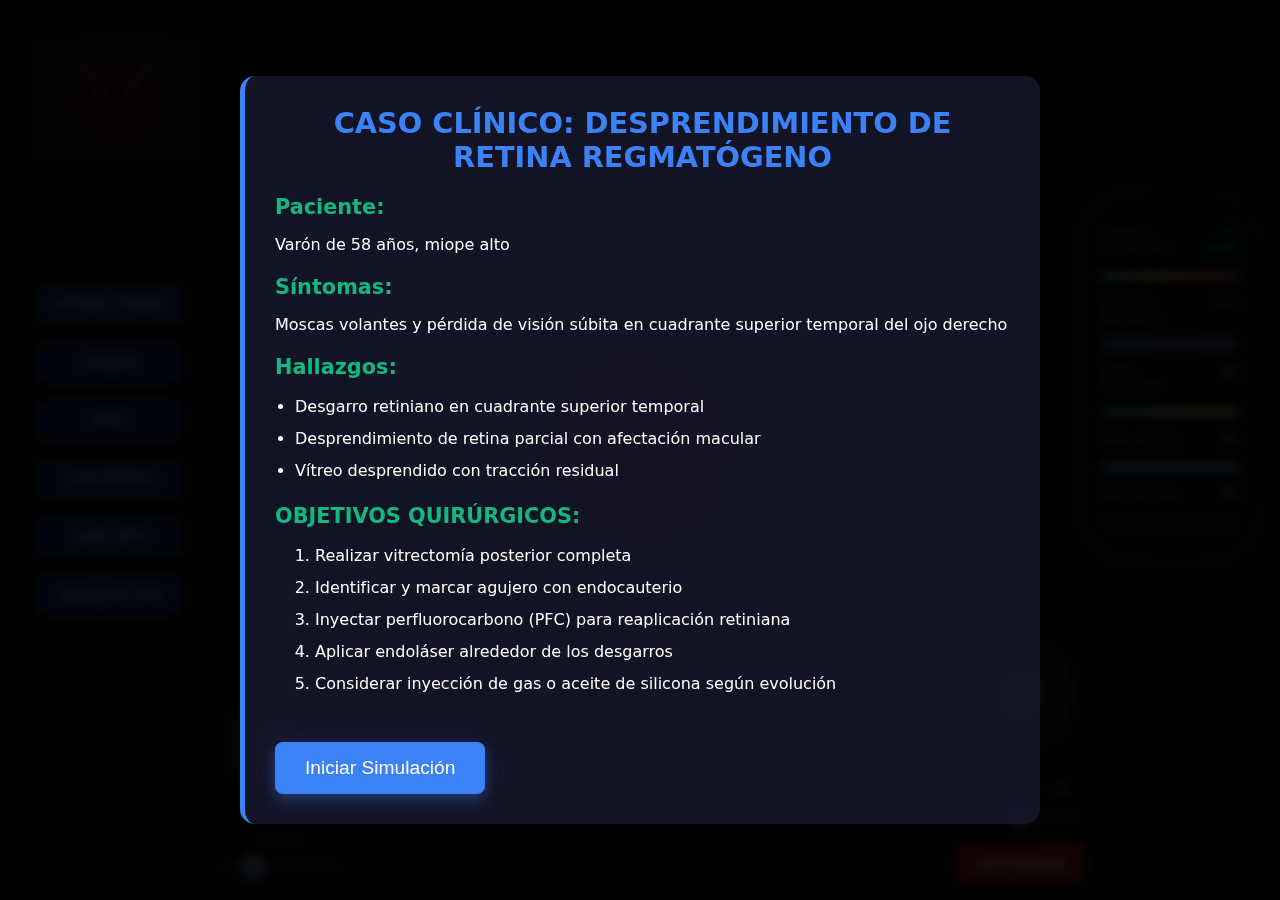
<file: simulacion/simuladorDR.html>
<!DOCTYPE html>
<html lang="es">
<head>
  <meta charset="UTF-8">
  <meta name="viewport" content="width=device-width, initial-scale=1.0, maximum-scale=1.0, user-scalable=no">
  <title>Simulador Avanzado de Desprendimiento de Retina</title>
  <link rel="stylesheet" href="d.css">
  <script src="https://cdnjs.cloudflare.com/ajax/libs/gsap/3.12.2/gsap.min.js"></script>
  <style>
/* Estilos para las sombras del instrumento */
.instrument-tip-shadow {
  position: absolute;
  width: 28px;
  height: 28px;
  border-radius: 50%;
  background: rgba(0, 0, 0, 0.9);
  z-index: 19;
  filter: blur(5px);
  transform: translate(-50%, -50%);
  transition: transform 0.1s;
}

.instrument-rod-shadow {
  position: absolute;
  height: 12px;
  background: rgba(0, 0, 0, 0.8);
  border-radius: 6px;
  transform-origin: left center;
  z-index: 18;
  filter: blur(4px);
  transition: transform 0.1s;
}

.instrument-base-shadow {
  position: absolute;
  width: 30px;
  height: 30px;
  border-radius: 50%;
  background: rgba(0, 0, 0, 0.8);
  z-index: 18;
  filter: blur(4px);
  bottom: 17px;
  right: 23px;
  transform: translate(35px, -35px);
}
    /* Estilos para efectos de láser y cauterio */
    .laser-spot {
      position: absolute;
      width: 24px;
      height: 24px;
      background: radial-gradient(circle, rgba(255,50,50,0.8) 0%, rgba(255,0,0,0.6) 70%, transparent 100%);
      border-radius: 50%;
      box-shadow: 0 0 15px rgba(255,100,100,0.7);
      pointer-events: none;
      z-index: 20;
      animation: laser-pulse 0.5s ease-out;
    }

    .laser-burn-permanent {
      position: absolute;
      width: 6px;
      height: 6px;
      background: rgba(255, 255, 255, 0.9);
      border-radius: 50%;
      box-shadow: 0 0 5px rgba(255, 255, 255, 0.8);
      pointer-events: none;
      z-index: 15;
    }

    .cautery-effect {
      position: absolute;
      width: 30px;
      height: 30px;
      background: radial-gradient(circle, rgba(255,200,0,0.8) 0%, rgba(255,150,0,0.6) 70%, transparent 100%);
      border-radius: 50%;
      box-shadow: 0 0 20px rgba(255,200,0,0.7);
      pointer-events: none;
      z-index: 20;
      animation: cautery-fade 1s ease-out forwards;
    }

    .cautery-mark-permanent {
      position: absolute;
      width: 4px;
      height: 4px;
      background: rgba(255, 255, 255, 0.8);
      border-radius: 50%;
      pointer-events: none;
      z-index: 15;
    }

    @keyframes laser-pulse {
      0% { transform: scale(0.5); opacity: 0; }
      50% { transform: scale(1.2); opacity: 1; }
      100% { transform: scale(1); opacity: 0.8; }
    }

    @keyframes cautery-fade {
      0% { transform: scale(0.5); opacity: 0; }
      50% { transform: scale(1.3); opacity: 1; }
      100% { transform: scale(1); opacity: 0; }
    }

    /* Estilos para el instrumento único - PALO GRIS */
    .instrument-container {
      position: absolute;
      width: 100%;
      height: 100%;
      pointer-events: none;
      z-index: 30;
    }
    
    .instrument-rod {
      position: absolute;
      height: 8px;
      background: linear-gradient(to right, #888, #ccc);
      border-radius: 4px;
      transform-origin: left center;
      z-index: 30;
      box-shadow: 0 0 10px rgba(0,0,0,0.5);
    }
    
    .instrument-tip {
      position: absolute;
      width: 20px;
      height: 20px;
      border-radius: 50%;
      background: #ccc;
      z-index: 31;
      box-shadow: 0 0 10px rgba(0,0,0,0.5);
      transform: translate(-50%, -50%);
    }
    
    .instrument-base {
      position: absolute;
      width: 30px;
      height: 30px;
      border-radius: 50%;
      background: #555;
      z-index: 29;
      box-shadow: 0 0 15px rgba(0,0,0,0.7);
    }
    
    .instrument-tip.active-vitrectomo {
      background: #3b82f6;
      box-shadow: 0 0 15px rgba(59, 130, 246, 0.7);
    }
    
    .instrument-tip.active-laser {
      background: #ff5555;
      box-shadow: 0 0 15px rgba(255, 85, 85, 0.7);
    }
    
    .instrument-tip.active-cautery {
      background: #ff9900;
      box-shadow: 0 0 15px rgba(255, 153, 0, 0.7);
    }
    
    .instrument-tip.active-pfc {
      background: #00bfff;
      box-shadow: 0 0 15px rgba(0, 191, 255, 0.7);
    }
    
    .instrument-tip.active-gas {
      background: #7cfc00;
      box-shadow: 0 0 15px rgba(124, 252, 0, 0.7);
    }
    
    /* Macula del tamaño como en app3 */
    .macula {
      position: absolute;
      width: 30px;
      height: 30px;
      border-radius: 50%;
      background: rgba(55, 55, 2, 0.3);
      top: 50%;
      left: 50%;
      transform: translate(calc(-50% + 100px), -50%);
      box-shadow: 0 0 20px rgba(200, 200, 100, 0.5);
      z-index: 10;
    }

  </style>
</head>
<body>
  <!-- CASO CLÍNICO -->
  <div id="clinical-case">
    <div id="clinical-case-content">
      <h2>CASO CLÍNICO: DESPRENDIMIENTO DE RETINA REGMATÓGENO</h2>
      
      <h3>Paciente:</h3>
      <p>Varón de 58 años, miope alto</p>
      
      <h3>Síntomas:</h3>
      <p>Moscas volantes y pérdida de visión súbita en cuadrante superior temporal del ojo derecho</p>
      
      <h3>Hallazgos:</h3>
      <ul>
        <li>Desgarro retiniano en cuadrante superior temporal</li>
        <li>Desprendimiento de retina parcial con afectación macular</li>
        <li>Vítreo desprendido con tracción residual</li>
      </ul>
      
      <h3>OBJETIVOS QUIRÚRGICOS:</h3>
      <ol>
        <li>Realizar vitrectomía posterior completa</li>
        <li>Identificar y marcar agujero con endocauterio</li>
        <li>Inyectar perfluorocarbono (PFC) para reaplicación retiniana</li>
        <li>Aplicar endoláser alrededor de los desgarros</li>
        <li>Considerar inyección de gas o aceite de silicona según evolución</li>
      </ol>
      
      <button id="start-simulation-btn">Iniciar Simulación</button>
    </div>
  </div>
  <div id="container">
    <!-- SISTEMA DE ALERTAS -->
    <div id="alert-system">
      <div class="alert-container" id="retina-detachment-alert">
        <div class="alert-icon">❗</div>
        <div class="alert-content">
          <h3>DESPRENDIMIENTO DE RETINA</h3>
          <p>¡Emergencia! Se ha detectado desprendimiento retiniano. Suspender procedimiento e inyectar PFC inmediatamente.</p>
          <div class="alert-timer"></div>
        </div>
        <button class="alert-dismiss">×</button>
      </div>
      
      <div class="alert-container" id="high-iop-alert">
        <div class="alert-icon">📈</div>
        <div class="alert-content">
          <h3>PRESIÓN INTRAOCULAR ELEVADA</h3>
          <p>PIO > 25 mmHg. Riesgo de daño al nervio óptico. Reducir flujo de irrigación y considerar paracentesis.</p>
          <div class="alert-timer"></div>
        </div>
        <button class="alert-dismiss">×</button>
      </div>
      
      <div class="alert-container" id="vessel-damage-alert">
        <div class="alert-icon">🩸</div>
        <div class="alert-content">
          <h3>HEMORRAGIA RETINIANA</h3>
          <p>¡Daño vascular detectado! Aplicar presión suave con PFC y considerar coagulación con cauterio.</p>
          <div class="alert-timer"></div>
        </div>
        <button class="alert-dismiss">×</button>
      </div>
      
      <div class="alert-container" id="wall-collision-alert">
        <div class="alert-icon">⚠️</div>
        <div class="alert-content">
          <h3>COLISIÓN CON ESTRUCTURA OCULAR</h3>
          <p>¡Advertencia! El instrumento ha contactado con la pared ocular. Retire inmediatamente y reevalúe la posición.</p>
          <div class="alert-timer"></div>
        </div>
        <button class="alert-dismiss">×</button>
      </div>
      
      <div class="alert-container" id="retina-fixed-alert">
        <div class="alert-icon">✅</div>
        <div class="alert-content">
          <h3>RETINA FIJADA</h3>
          <p>Procedimiento completado con éxito. La retina ha sido reposicionada y fijada con láser.</p>
          <div class="alert-timer"></div>
        </div>
        <button class="alert-dismiss">×</button>
      </div>
      
      <div class="alert-container" id="gas-injected-alert">
        <div class="alert-icon">💨</div>
        <div class="alert-content">
          <h3>GAS INYECTADO</h3>
          <p>Gas SF6 inyectado con éxito. El paciente debe mantener posición prono durante 7 días.</p>
          <div class="alert-timer"></div>
        </div>
        <button class="alert-dismiss" id="index.html">Volver al Menú</button>
      </div>
      
      <div class="alert-container" id="vitreous-removed-alert">
        <div class="alert-icon">🧬</div>
        <div class="alert-content">
          <h3>VITREO REMOVIDO</h3>
          <p>Vitrectomía completada. Proceda a localizar el agujero retiniano con cauterio.</p>
          <div class="alert-timer"></div>
        </div>
        <button class="alert-dismiss">×</button>
      </div>
      
      <div class="alert-container" id="hole-located-alert">
        <div class="alert-icon">📍</div>
        <div class="alert-content">
          <h3>AGUJERO LOCALIZADO</h3>
          <p>Agujero retiniano marcado. Proceda a inyectar PFC para reposicionar la retina.</p>
          <div class="alert-timer"></div>
        </div>
        <button class="alert-dismiss">×</button>
      </div>
      
      <div class="alert-container" id="vision-loss-alert">
        <div class="alert-icon">👁️</div>
        <div class="alert-content">
          <h3>PÉRDIDA DE VISIÓN</h3>
          <p>¡Precaución! Se ha aplicado cauterio en la mácula. Riesgo de pérdida visual permanente.</p>
          <div class="alert-timer"></div>
        </div>
        <button class="alert-dismiss">×</button>
      </div>
      
      <div class="alert-container" id="surgery-complete-alert">
        <div class="alert-icon">🏥</div>
        <div class="alert-content">
          <h3>CIRUGÍA COMPLETADA</h3>
          <p>Procedimiento finalizado con éxito. La retina ha sido completamente reparada.</p>
          <div class="alert-timer"></div>
        </div>
        <button class="alert-dismiss" id="index.html">Volver al Menú</button>
      </div>
    </div>

    <!-- MINI MAPA -->
    <div id="miniMapContainer">
      <svg id="eyeCrossSection" viewBox="0 0 800 600" preserveAspectRatio="xMidYMid meet">
        <defs>
          <radialGradient id="bgGradient" cx="50%" cy="50%" r="70%">
            <stop offset="0%" stop-color="#1E293B" />
            <stop offset="100%" stop-color="#0F172A" />
          </radialGradient>
          <radialGradient id="lensGradient" cx="50%" cy="50%" r="50%">
            <stop offset="0%" stop-color="#E0F7FA" stop-opacity="0.9" />
            <stop offset="70%" stop-color="#B2EBF2" stop-opacity="0.8" />
            <stop offset="100%" stop-color="#80DEEA" stop-opacity="0.7" />
          </radialGradient>
          <filter id="dropShadow" x="-20%" y="-20%" width="140%" height="140%">
            <feGaussianBlur in="SourceAlpha" stdDeviation="8" />
            <feOffset dx="0" dy="4" result="offsetblur" />
            <feComponentTransfer>
              <feFuncA type="linear" slope="0.3" />
            </feComponentTransfer>
            <feMerge>
              <feMergeNode />
              <feMergeNode in="SourceGraphic" />
            </feMerge>
          </filter>
          <filter id="wrinkleFilter" x="-20%" y="-20%" width="140%" height="140%">
            <feTurbulence type="fractalNoise" baseFrequency="0.05" numOctaves="3" result="turbulence" />
            <feDisplacementMap in2="turbulence" in="SourceGraphic" scale="5" xChannelSelector="R" yChannelSelector="G" />
          </filter>
        </defs>
        <rect width="800" height="600" fill="url(#bgGradient)" />
        <ellipse id="lens-minimap" cx="400" cy="150" rx="100" ry="65" fill="url(#lensGradient)" filter="url(#dropShadow)" />
        <ellipse cx="400" cy="150" rx="95" ry="60" fill="none" stroke="#B3E5FC" stroke-width="2" />
        <circle id="iris-minimap" cx="400" cy="150" r="55" fill="none" stroke="url(#irisGradient)" stroke-width="15" />
        <circle cx="400" cy="150" r="30" fill="#000000" />
        <circle id="retina-wall" cx="400" cy="300" r="250" fill="none" stroke="#E0E0E0" stroke-width="4" />
        <circle id="retina-minimap" cx="400" cy="300" r="240" fill="#400000" opacity="0.8" />
        <circle id="miniCenter" cx="400" cy="300" r="8" fill="#00f7ff" />
        <line id="probeLight" x1="225" y1="100" x2="350" y2="300" stroke="#FFFFFF" stroke-width="9" stroke-linecap="round" />
        <line id="probeLightInner" x1="225" y1="100" x2="350" y2="300" stroke="#FFFFFF" stroke-width="6" stroke-linecap="round" />
        <line id="probeForceps" x1="575" y1="100" x2="450" y2="300" stroke="#FFFFFF" stroke-width="9" stroke-linecap="round" />
        <line id="probeForcepsInner" x1="575" y1="100" x2="450" y2="300" stroke="#FFFFFF" stroke-width="6" stroke-linecap="round" />
      </svg>
    </div>

    <!-- PANEL DE INSTRUMENTOS -->
    <div class="instrument-panel">
      <button class="toggle-btn" id="btn-vitrectomo">Vitrectomo</button>
      <button class="toggle-btn" id="btn-laser">Láser</button>
      <button class="toggle-btn" id="btn-pfc">PFC</button>
      <button class="toggle-btn" id="btn-cautery">Cauterio</button>
      <button class="toggle-btn" id="btn-gas">Gas SF6</button>
      <button class="toggle-btn" id="btn-simulate-detachment">Simular DR</button>
    </div>

    <!-- PANEL DE PARÁMETROS -->
    <div class="control-panel">
      <div class="vital-sign">
        <span class="vital-label">Presión Intraocular:</span>
        <span class="vital-value normal" id="iop-value">16 mmHg</span>
      </div>
      <div id="iop-gauge" class="gauge-container">
        <div class="gauge-level" id="iop-level"></div>
      </div>
      
      <div class="vital-sign">
        <span class="vital-label">Perfusión Retiniana:</span>
        <span class="vital-value normal" id="perfusion-value">95%</span>
      </div>
      <div id="perfusion-gauge" class="gauge-container">
        <div class="gauge-level" id="perfusion-level"></div>
      </div>
      
      <div class="vital-sign">
        <span class="vital-label">Vitreo Removido:</span>
        <span class="vital-value" id="vitreous-value">0%</span>
      </div>
      <div id="vitreous-gauge" class="gauge-container">
        <div class="gauge-level" id="vitreous-level"></div>
      </div>
      
      <div class="vital-sign">
        <span class="vital-label">Nivel de PFC:</span>
        <span class="vital-value" id="pfc-value">0%</span>
      </div>
      <div id="pfc-gauge" class="gauge-container">
        <div class="gauge-level" id="pfc-level"></div>
      </div>
      
      <div class="vital-sign">
        <span class="vital-label">Nivel de Gas:</span>
        <span class="vital-value" id="gas-value">0%</span>
      </div>
      <div id="gas-gauge" class="gauge-container">
        <div class="gauge-level" id="gas-level"></div>
      </div>
    </div>

    <!-- JOYSTICKS -->
    <div id="joystick-light-container" class="joystick-container">
      <div id="joystick-light" class="joystick">
        <div class="joystick-handle"></div>
      </div>
      <div class="slider-container">
        <label>Luz (Z)</label>
        <input type="range" id="endo-z-slider" min="0" max="200" value="50">
      </div>
    </div>

    <div id="joystick-vitrectomo-container" class="joystick-container">
      <div id="joystick-vitrectomo" class="joystick">
        <div class="joystick-handle"></div>
      </div>
      <div class="slider-container">
        <label>Instrumento (Z)</label>
        <input type="range" id="vitrectomo-z-slider" min="-250" max="-50" value="-150">
        <button id="btn-precionar">Accionar</button>
      </div>
    </div>

    <!-- RETINA CENTRAL -->
    <div id="eye-chamber">
      <div class="retina-container" id="retina">
        <div class="retina-sphere">
          <div class="retina-texture"></div>
          <div class="retina-nerve"></div>
          <div class="optic-disc">
            <div class="optic-cup"></div>
          </div>
          <div class="macula"></div>
          <div id="detached-retina-overlay"></div>
          <div id="retina-edge-detachment"></div>
          <div id="retinal-hole"></div>
        </div>
        <div id="light-mask"></div>
        <div id="light-reflection"></div>
        <div id="light-scatter" class="light-scatter"></div>
        <div id="specular-highlight" class="specular-highlight"></div>
        <!-- Dentro del div retina-container en SimuladorHV.html -->
<div class="blood-vessels">
  <svg viewBox="0 0 1024 1024" preserveAspectRatio="xMidYMid meet">
    <defs>
      <style type="text/css">
        .blood-vessel {
          stroke: #8B0000;
          stroke-width: 1.5;
          fill: #8b0808;
          fill-opacity: 0.7;
        }
        .small-details {
          stroke: #8B0000;
          stroke-width: 1;
          fill: none;
        }
      </style>
    </defs>
    
    <!-- Vasos sanguíneos principales -->
    <path d="M 558.00,952.00 L 552.00,938.00 L 538.00,922.00 L 499.00,901.00 L 477.00,882.00 L 448.00,821.00 L 432.00,801.00 L 415.00,791.00 L 366.00,773.00 L 346.00,760.00 L 331.00,745.00 L 317.00,721.00 L 301.00,676.00 L 281.00,651.00 L 301.00,722.00 L 338.00,790.00 L 364.00,863.00 L 368.00,881.00 L 368.00,905.00 L 364.00,923.00 L 361.00,925.00 L 365.00,895.00 L 357.00,857.00 L 331.00,789.00 L 297.00,729.00 L 275.00,654.00 L 260.00,630.00 L 239.00,607.00 L 226.00,585.00 L 218.00,554.00 L 215.00,514.00 L 208.00,544.00 L 210.00,574.00 L 253.00,694.00 L 251.00,721.00 L 236.00,759.00 L 238.00,811.00 L 229.00,837.00 L 227.00,835.00 L 234.00,811.00 L 231.00,757.00 L 246.00,716.00 L 247.00,700.00 L 242.00,677.00 L 205.00,586.00 L 194.00,615.00 L 164.00,653.00 L 154.00,686.00 L 144.00,704.00 L 125.00,723.00 L 110.00,733.00 L 101.00,735.00 L 124.00,720.00 L 141.00,701.00 L 162.00,645.00 L 188.00,614.00 L 196.00,599.00 L 200.00,584.00 L 199.00,544.00 L 207.00,512.00 L 166.00,542.00 L 125.00,561.00 L 83.00,601.00 L 66.00,608.00 L 58.00,607.00 L 82.00,597.00 L 120.00,557.00 L 166.00,534.00 L 205.00,505.00 L 209.00,501.00 L 209.00,482.00 L 203.00,458.00 L 195.00,449.00 L 153.00,424.00 L 124.00,415.00 L 101.00,404.00 L 71.00,382.00 L 116.00,407.00 L 151.00,418.00 L 134.00,393.00 L 122.00,354.00 L 111.00,334.00 L 87.00,310.00 L 57.00,296.00 L 65.00,296.00 L 83.00,304.00 L 115.00,332.00 L 125.00,348.00 L 135.00,381.00 L 149.00,408.00 L 169.00,428.00 L 193.00,442.00 L 177.00,403.00 L 174.00,366.00 L 167.00,345.00 L 154.00,320.00 L 108.00,255.00 L 97.00,227.00 L 92.00,198.00 L 94.00,184.00 L 98.00,216.00 L 108.00,245.00 L 160.00,320.00 L 178.00,360.00 L 180.00,320.00 L 161.00,248.00 L 163.00,210.00 L 176.00,166.00 L 167.00,213.00 L 166.00,246.00 L 186.00,323.00 L 181.00,391.00 L 186.00,412.00 L 210.00,458.00 L 214.00,474.00 L 217.00,450.00 L 209.00,401.00 L 219.00,350.00 L 218.00,282.00 L 229.00,238.00 L 229.00,221.00 L 222.00,193.00 L 222.00,171.00 L 236.00,122.00 L 260.00,84.00 L 236.00,134.00 L 227.00,174.00 L 228.00,194.00 L 235.00,220.00 L 235.00,240.00 L 224.00,283.00 L 225.00,351.00 L 216.00,390.00 L 216.00,416.00 L 223.00,445.00 L 223.00,464.00 L 217.00,496.00 L 229.00,461.00 L 228.00,412.00 L 237.00,388.00 L 267.00,346.00 L 292.00,284.00 L 332.00,238.00 L 353.00,180.00 L 407.00,121.00 L 433.00,73.00 L 426.00,97.00 L 410.00,126.00 L 359.00,182.00 L 337.00,242.00 L 300.00,284.00 L 282.00,330.00 L 307.00,304.00 L 333.00,283.00 L 414.00,236.00 L 432.00,222.00 L 465.00,183.00 L 489.00,135.00 L 504.00,113.00 L 531.00,85.00 L 546.00,74.00 L 548.00,75.00 L 509.00,115.00 L 463.00,198.00 L 433.00,229.00 L 481.00,208.00 L 526.00,173.00 L 545.00,163.00 L 564.00,158.00 L 615.00,158.00 L 651.00,153.00 L 697.00,134.00 L 735.00,123.00 L 750.00,115.00 L 765.00,99.00 L 763.00,106.00 L 742.00,124.00 L 698.00,139.00 L 660.00,156.00 L 698.00,161.00 L 725.00,161.00 L 767.00,154.00 L 764.00,156.00 L 718.00,166.00 L 693.00,166.00 L 649.00,160.00 L 621.00,164.00 L 560.00,166.00 L 528.00,180.00 L 499.00,204.00 L 471.00,220.00 L 522.00,222.00 L 583.00,237.00 L 609.00,235.00 L 653.00,225.00 L 673.00,226.00 L 702.00,238.00 L 729.00,261.00 L 747.00,269.00 L 766.00,273.00 L 798.00,272.00 L 838.00,254.00 L 863.00,250.00 L 867.00,252.00 L 837.00,258.00 L 809.00,273.00 L 791.00,278.00 L 765.00,278.00 L 738.00,271.00 L 764.00,298.00 L 801.00,313.00 L 820.00,334.00 L 830.00,339.00 L 846.00,339.00 L 865.00,330.00 L 885.00,325.00 L 908.00,327.00 L 876.00,330.00 L 843.00,344.00 L 821.00,341.00 L 832.00,357.00 L 851.00,375.00 L 874.00,387.00 L 906.00,398.00 L 921.00,406.00 L 923.00,410.00 L 901.00,399.00 L 867.00,388.00 L 847.00,377.00 L 827.00,358.00 L 801.00,319.00 L 762.00,303.00 L 723.00,262.00 L 688.00,237.00 L 673.00,232.00 L 654.00,231.00 L 606.00,242.00 L 578.00,243.00 L 577.00,242.00 L 568.00,241.00 L 557.00,237.00 L 554.00,237.00 L 550.00,235.00 L 547.00,235.00 L 543.00,233.00 L 540.00,233.00 L 539.00,232.00 L 536.00,232.00 L 535.00,231.00 L 533.00,231.00 L 573.00,262.00 L 616.00,272.00 L 636.00,281.00 L 653.00,299.00 L 672.00,333.00 L 693.00,350.00 L 739.00,362.00 L 759.00,376.00 L 766.00,391.00 L 765.00,396.00 L 759.00,381.00 L 747.00,369.00 L 707.00,359.00 L 720.00,377.00 L 732.00,422.00 L 752.00,456.00 L 756.00,472.00 L 754.00,475.00 L 749.00,455.00 L 726.00,416.00 L 713.00,372.00 L 703.00,361.00 L 681.00,348.00 L 667.00,335.00 L 649.00,303.00 L 636.00,288.00 L 619.00,279.00 L 586.00,273.00 L 567.00,266.00 L 519.00,229.00 L 497.00,226.00 L 464.00,227.00 L 415.00,246.00 L 348.00,284.00 L 408.00,286.00 L 458.00,269.00 L 484.00,272.00 L 496.00,279.00 L 509.00,292.00 L 536.00,342.00 L 547.00,355.00 L 589.00,373.00 L 607.00,384.00 L 657.00,438.00 L 642.00,428.00 L 602.00,385.00 L 555.00,365.00 L 572.00,390.00 L 586.00,436.00 L 599.00,462.00 L 586.00,444.00 L 566.00,388.00 L 533.00,348.00 L 507.00,300.00 L 489.00,282.00 L 468.00,275.00 L 453.00,277.00 L 407.00,293.00 L 351.00,291.00 L 330.00,297.00 L 292.00,331.00 L 262.00,367.00 L 247.00,390.00 L 238.00,410.00 L 237.00,415.00 L 237.00,430.00 L 255.00,407.00 L 300.00,385.00 L 336.00,362.00 L 359.00,353.00 L 388.00,351.00 L 412.00,359.00 L 449.00,387.00 L 470.00,399.00 L 514.00,407.00 L 490.00,408.00 L 467.00,402.00 L 449.00,392.00 L 415.00,366.00 L 397.00,358.00 L 373.00,356.00 L 351.00,361.00 L 325.00,375.00 L 346.00,374.00 L 366.00,381.00 L 409.00,425.00 L 456.00,448.00 L 407.00,429.00 L 364.00,386.00 L 343.00,379.00 L 325.00,380.00 L 264.00,408.00 L 250.00,420.00 L 238.00,443.00 L 238.00,463.00 L 231.00,489.00 L 242.00,487.00 L 270.00,495.00 L 287.00,495.00 L 338.00,474.00 L 392.00,478.00 L 420.00,469.00 L 402.00,479.00 L 390.00,482.00 L 339.00,479.00 L 303.00,496.00 L 285.00,501.00 L 269.00,501.00 L 247.00,494.00 L 234.00,494.00 L 229.00,499.00 L 229.00,510.00 L 239.00,532.00 L 251.00,544.00 L 283.00,566.00 L 360.00,567.00 L 376.00,564.00 L 391.00,557.00 L 434.00,515.00 L 456.00,505.00 L 434.00,519.00 L 402.00,555.00 L 380.00,568.00 L 363.00,572.00 L 311.00,570.00 L 288.00,572.00 L 298.00,588.00 L 314.00,629.00 L 326.00,647.00 L 360.00,679.00 L 384.00,691.00 L 414.00,690.00 L 445.00,676.00 L 461.00,659.00 L 484.00,613.00 L 500.00,599.00 L 525.00,588.00 L 491.00,611.00 L 462.00,667.00 L 446.00,682.00 L 428.00,692.00 L 469.00,699.00 L 503.00,694.00 L 515.00,687.00 L 554.00,644.00 L 596.00,614.00 L 605.00,601.00 L 611.00,584.00 L 612.00,589.00 L 607.00,603.00 L 596.00,619.00 L 557.00,647.00 L 521.00,689.00 L 503.00,700.00 L 486.00,704.00 L 461.00,704.00 L 427.00,697.00 L 388.00,698.00 L 369.00,693.00 L 388.00,723.00 L 409.00,741.00 L 460.00,762.00 L 490.00,779.00 L 512.00,784.00 L 577.00,756.00 L 593.00,742.00 L 602.00,722.00 L 606.00,688.00 L 615.00,673.00 L 628.00,661.00 L 610.00,687.00 L 605.00,729.00 L 594.00,749.00 L 574.00,764.00 L 514.00,790.00 L 547.00,801.00 L 580.00,800.00 L 604.00,791.00 L 654.00,749.00 L 674.00,724.00 L 696.00,665.00 L 697.00,626.00 L 707.00,590.00 L 703.00,545.00 L 706.00,522.00 L 711.00,592.00 L 703.00,622.00 L 703.00,656.00 L 700.00,670.00 L 723.00,644.00 L 769.00,611.00 L 779.00,594.00 L 795.00,542.00 L 808.00,527.00 L 836.00,505.00 L 856.00,471.00 L 880.00,454.00 L 905.00,449.00 L 886.00,455.00 L 866.00,467.00 L 855.00,480.00 L 837.00,512.00 L 805.00,538.00 L 796.00,553.00 L 784.00,597.00 L 776.00,611.00 L 762.00,625.00 L 731.00,645.00 L 714.00,661.00 L 700.00,681.00 L 675.00,735.00 L 659.00,753.00 L 618.00,789.00 L 588.00,805.00 L 549.00,808.00 L 527.00,803.00 L 492.00,788.00 L 519.00,822.00 L 536.00,831.00 L 557.00,836.00 L 601.00,835.00 L 647.00,819.00 L 676.00,803.00 L 711.00,773.00 L 751.00,749.00 L 766.00,731.00 L 791.00,678.00 L 804.00,665.00 L 838.00,642.00 L 856.00,623.00 L 894.00,554.00 L 922.00,530.00 L 968.00,505.00 L 917.00,538.00 L 900.00,554.00 L 888.00,571.00 L 861.00,625.00 L 835.00,652.00 L 796.00,681.00 L 770.00,736.00 L 757.00,752.00 L 793.00,739.00 L 830.00,712.00 L 856.00,699.00 L 876.00,695.00 L 917.00,694.00 L 939.00,685.00 L 960.00,668.00 L 957.00,674.00 L 939.00,689.00 L 921.00,697.00 L 876.00,700.00 L 850.00,707.00 L 795.00,745.00 L 781.00,752.00 L 747.00,761.00 L 725.00,772.00 L 707.00,784.00 L 686.00,803.00 L 685.00,803.00 L 682.00,806.00 L 681.00,806.00 L 675.00,811.00 L 672.00,812.00 L 671.00,813.00 L 684.00,810.00 L 721.00,812.00 L 771.00,832.00 L 801.00,840.00 L 826.00,840.00 L 845.00,834.00 L 847.00,836.00 L 827.00,843.00 L 798.00,844.00 L 776.00,839.00 L 723.00,818.00 L 693.00,815.00 L 663.00,820.00 L 600.00,842.00 L 558.00,843.00 L 544.00,840.00 L 581.00,865.00 L 603.00,876.00 L 624.00,881.00 L 665.00,882.00 L 684.00,887.00 L 742.00,929.00 L 727.00,923.00 L 682.00,891.00 L 664.00,887.00 L 616.00,886.00 L 582.00,873.00 L 518.00,830.00 L 474.00,780.00 L 455.00,769.00 L 421.00,757.00 L 395.00,742.00 L 376.00,722.00 L 348.00,679.00 L 313.00,644.00 L 281.00,578.00 L 270.00,567.00 L 242.00,548.00 L 230.00,535.00 L 223.00,522.00 L 227.00,566.00 L 234.00,587.00 L 252.00,613.00 L 302.00,667.00 L 311.00,684.00 L 324.00,722.00 L 334.00,739.00 L 347.00,753.00 L 366.00,766.00 L 416.00,785.00 L 432.00,794.00 L 453.00,819.00 L 482.00,881.00 L 494.00,893.00 L 537.00,918.00 L 554.00,937.00 L 558.00,952.00" class="blood-vessel" />
  
    <!-- Pequeños detalles -->
    <path d="M 549.00,75.00 L 547.00,74.00 L 550.00,72.00 L 551.00,73.00 L 549.00,75.00" class="small-details" />
    <path d="M 262.00,84.00 L 261.00,83.00 L 262.00,82.00 L 263.00,83.00 L 262.00,84.00" class="small-details" />
    <path d="M 261.00,85.00 L 260.00,84.00 L 261.00,83.00 L 262.00,84.00 L 261.00,85.00" class="small-details" />
    <path d="M 766.00,100.00 L 765.00,99.00 L 766.00,97.00 L 767.00,98.00 L 766.00,100.00" class="small-details" />
    <path d="M 927.00,413.00 L 926.00,413.00 L 923.00,410.00 L 925.00,409.00 L 927.00,413.00" class="small-details" />
    <path d="M 929.00,415.00 L 927.00,413.00 L 928.00,412.00 L 930.00,413.00 L 929.00,415.00" class="small-details" />
    <path d="M 659.00,439.00 L 658.00,439.00 L 657.00,438.00 L 659.00,437.00 L 659.00,439.00" class="small-details" />
    <path d="M 600.00,463.00 L 599.00,462.00 L 600.00,461.00 L 601.00,462.00 L 600.00,463.00" class="small-details" />
    <path d="M 420.00,469.00 L 419.00,468.00 L 420.00,467.00 L 421.00,468.00 L 420.00,469.00" class="small-details" />
    <path d="M 526.00,589.00 L 525.00,588.00 L 526.00,587.00 L 527.00,588.00 L 526.00,589.00" class="small-details" />
    <path d="M 629.00,662.00 L 628.00,661.00 L 629.00,660.00 L 630.00,661.00 L 629.00,662.00" class="small-details" />
    <path d="M 99.00,738.00 L 96.00,737.00 L 102.00,736.00 L 100.00,737.00 L 99.00,738.00" class="small-details" />
    <path d="M 848.00,835.00 L 847.00,834.00 L 848.00,833.00 L 849.00,834.00 L 848.00,835.00" class="small-details" />
    <path d="M 542.00,839.00 L 542.00,839.00 L 542.00,839.00 L 542.00,839.00 L 542.00,839.00" class="small-details" />
  </svg>
</div>
      <!-- Instrumento único completo (reemplazo de todos los instrumentos) -->
<div class="instrument-container">
  <!-- Sombras -->
  <div class="instrument-base-shadow"></div>
  <div class="instrument-rod-shadow"></div>
  <div class="instrument-tip-shadow"></div>
  
  <!-- Instrumento real -->
  <div id="instrument-base" class="instrument-base"></div>
  <div id="instrument-rod" class="instrument-rod"></div>
  <div id="instrument-tip" class="instrument-tip"></div>
  <div id="instrument-action-indicator" class="instrument-action-indicator">Vitrectomía</div>
</div>
        <!-- Burbujas de PFC -->
        <div id="pfc-bubbles"></div>
        
        <!-- Burbujas de Gas -->
        <div id="gas-bubbles"></div>
        
        <!-- Coágulos de sangre -->
        <div id="blood-clots"></div>
        
        <!-- Marcas permanentes de láser y cauterio -->
        <div id="permanent-marks"></div>
      </div>
    </div>

    
  <script>
/* ================== VARIABLES GLOBALES ================== */
let lightJoystickX = 50, lightJoystickY = 50;
let vitrectomoJoystickX = 50, vitrectomoJoystickY = 50;
let currentDepth = parseInt(document.getElementById('vitrectomo-z-slider').value);
let activeInstrument = null;
let iop = 16; // mmHg
let perfusion = 95; // %
let vitreousRemoved = 0; // %
let pfcLevel = 0; // %
let gasLevel = 0; // %
let bloodClots = [];
let laserBurns = [];
let cauteryMarks = [];
let hemorrhageActive = false;
let wallCollisionActive = false;
let retinaDetached = false;
let retinaFixed = false;
let pfcInjected = false;
let gasInjected = false;
let procedureStep = 0; // 0: no iniciado, 1: vitrectomía, 2: localización agujero, 3: inyección PFC, 4: burbujeo, 5: láser, 6: remoción PFC, 7: inyección gas
let holeLocated = false;
let isTouchingLight = false;
let isTouchingVitrectomo = false;
let requiredMarks = 7; // Cambiado a 7 puntos como solicitaste
let marksAroundHole = 0;
let lastLightX = 50, lastLightY = 50;
let lastVitrectomoX = 50, lastVitrectomoY = 50;
let joystickSensitivity = 0.7; // Factor de sensibilidad para los joysticks (0.5-1.0)
let activeTouchId = null; // Para manejar multitouch
let isActionButtonPressed = false;
let vitrectomyInterval = null;

/* ================== INICIALIZACIÓN ================== */
document.addEventListener('DOMContentLoaded', function() {
  // Mostrar caso clínico al inicio
  document.getElementById('start-simulation-btn').addEventListener('click', function() {
    gsap.to('#clinical-case', {
      opacity: 0,
      duration: 0.5,
      onComplete: () => {
        document.getElementById('clinical-case').style.display = 'none';
        initSimulation();
      }
    });
  });
  
  // Botón para volver al menú
  document.getElementById('back-to-menu-btn').addEventListener('click', function() {
    location.reload();
  });
});

function initSimulation() {
  // Configurar el instrumento único
  setupSingleInstrument();
  
  initJoysticks();
  setupEventListeners();
  setupAlertDismissButtons();
  updateVitals();
  updateEndoLightEffect(50, 50);
  
  requestAnimationFrame(updateInstrumentPositions);
}
function setupSingleInstrument() {
  const retina = document.getElementById('retina');
  const retinaRect = retina.getBoundingClientRect();
  
  // Configurar la base del instrumento (fija en la parte inferior derecha)
  const base = document.getElementById('instrument-base');
  const baseX = retinaRect.width * 0.85 - 15;
  const baseY = retinaRect.height * 0.85 - 15;
  base.style.left = baseX + 'px';
  base.style.top = baseY + 'px';
  
  // Configurar la sombra de la base
  const baseShadow = document.querySelector('.instrument-base-shadow');
  baseShadow.style.left = baseX + 'px';
  baseShadow.style.top = baseY + 'px';
  
  // Configurar la punta del instrumento (inicialmente en el centro)
  const tip = document.getElementById('instrument-tip');
  const tipX = retinaRect.width / 2;
  const tipY = retinaRect.height / 2;
  tip.style.left = tipX + 'px';
  tip.style.top = tipY + 'px';
  
  // Configurar la sombra de la punta
  const tipShadow = document.querySelector('.instrument-tip-shadow');
  tipShadow.style.left = tipX + 50 + 'px'; // Offset inicial
  tipShadow.style.top = tipY - 50 + 'px';
  
  // Actualizar el palo para que conecte base y punta
  updateInstrumentRod(tipX, tipY, baseX + 15, baseY + 15, tipX + 50, tipY - 50);
}

function updateInstrumentRod(tipX, tipY, baseX, baseY, shadowX, shadowY) {
  const retina = document.getElementById('retina');
  const retinaRect = retina.getBoundingClientRect();
  const rod = document.getElementById('instrument-rod');
  const rodShadow = document.querySelector('.instrument-rod-shadow');
  
  // Calcular longitud y ángulo del palo real
  const dx = tipX - baseX;
  const dy = tipY - baseY;
  const length = Math.sqrt(dx * dx + dy * dy);
  const angle = Math.atan2(dy, dx) * (180 / Math.PI);
  
  // Calcular sombra del palo
  const shadowOriginX = retinaRect.width * 1.1;
  const shadowOriginY = retinaRect.height * 0.7;
  
  const shadowDx = shadowX - shadowOriginX;
  const shadowDy = shadowY - shadowOriginY;
  const shadowLength = Math.sqrt(shadowDx * shadowDx + shadowDy * shadowDy);
  const shadowAngle = Math.atan2(shadowDy, shadowDx) * (180 / Math.PI);
  
  // Posicionar y rotar el palo real
  rod.style.width = length + 'px';
  rod.style.left = baseX + 'px';
  rod.style.top = baseY + 'px';
  rod.style.transform = `rotate(${angle}deg)`;
  
  // Posicionar y rotar la sombra del palo
  rodShadow.style.width = shadowLength + 'px';
  rodShadow.style.left = shadowOriginX + 'px';
  rodShadow.style.top = shadowOriginY + 'px';
  rodShadow.style.transform = `rotate(${shadowAngle}deg)`;
}

/* ================== SISTEMA DE ALERTAS ================== */
function setupAlertDismissButtons() {
  document.querySelectorAll('.alert-dismiss').forEach(btn => {
    btn.addEventListener('click', function() {
      const alert = this.parentElement;
      gsap.to(alert, {
        opacity: 0,
        y: -20,
        duration: 0.3,
        ease: "power1.out",
        onComplete: () => {
          alert.style.display = 'none';
          alert.style.opacity = '1';
          alert.style.transform = 'translateY(0)';
          if(alert.id === 'wall-collision-alert') {
            wallCollisionActive = false;
          }
        }
      });
    });
  });
}

function showAlert(alertId, duration = 5000) {
  const alert = document.getElementById(alertId);
  if (!alert) return;
  
  alert.style.display = 'flex';
  gsap.fromTo(alert, 
    { opacity: 0, y: -20 }, 
    { opacity: 1, y: 0, duration: 0.3, ease: "power1.out" }
  );
  
  const timer = alert.querySelector('.alert-timer');
  if (timer) {
    timer.style.width = '100%';
    timer.style.transition = `width ${duration/1000}s linear`;
    setTimeout(() => {
      timer.style.width = '0%';
    }, 10);
  }
  
  if (duration > 0) {
    setTimeout(() => {
      gsap.to(alert, {
        opacity: 0,
        y: -20,
        duration: 0.3,
        ease: "power1.out",
        onComplete: () => {
          alert.style.display = 'none';
          alert.style.opacity = '1';
          alert.style.transform = 'translateY(0)';
          if(alertId === 'wall-collision-alert') {
            wallCollisionActive = false;
          }
        }
      });
    }, duration);
  }
  
  if(alertId === 'wall-collision-alert') {
    wallCollisionActive = true;
  }
}

function checkWallCollision() {
  const miniMapRect = document.getElementById('miniMapContainer').getBoundingClientRect();
  const retinaRect = document.getElementById('retina').getBoundingClientRect();
  
  // Verificar colisión para la punta del instrumento
  const tip = document.getElementById('instrument-tip');
  const tipRect = tip.getBoundingClientRect();
  const tipCenterX = tipRect.left + tipRect.width/2;
  const tipCenterY = tipRect.top + tipRect.height/2;
  
  // Coordenadas relativas al mini mapa
  const relX = (tipCenterX - retinaRect.left) / retinaRect.width * miniMapRect.width;
  const relY = (tipCenterY - retinaRect.top) / retinaRect.height * miniMapRect.height;
  
  // Verificar contacto con retina en mini mapa
  const retinaWall = document.getElementById('retina-wall');
  const retinaX = 400 * (miniMapRect.width / 800);
  const retinaY = 300 * (miniMapRect.height / 600);
  const retinaRadius = 250 * (miniMapRect.width / 800);
  
  const distance = Math.sqrt(Math.pow(relX - retinaX, 2) + Math.pow(relY - retinaY, 2));
  
  // Solo mostrar alerta si estamos en el borde (90% del radio)
  if (distance > retinaRadius * 1.1 && !wallCollisionActive) {
    showAlert('wall-collision-alert');
    return true;
  }
  
  // Verificar colisión para el endoiluminador
  const lightPosX = retinaRect.left + retinaRect.width * lightJoystickX / 100;
  const lightPosY = retinaRect.top + retinaRect.height * lightJoystickY / 100;
  
  // Coordenadas relativas al mini mapa
  const lightRelX = (lightPosX - retinaRect.left) / retinaRect.width * miniMapRect.width;
  const lightRelY = (lightPosY - retinaRect.top) / retinaRect.height * miniMapRect.height;
  
  // Verificar contacto con retina para el endoiluminador
  const lightDistance = Math.sqrt(Math.pow(lightRelX - retinaX, 2) + Math.pow(lightRelY - retinaY, 2));
  
  if (lightDistance > retinaRadius * 1.1 && !wallCollisionActive) {
    showAlert('wall-collision-alert');
    return true;
  }
  
  return false;
}

function checkVesselDamage() {
  if (currentDepth > -200 || hemorrhageActive) return false;
  
  const retinaRect = document.getElementById('retina').getBoundingClientRect();
  const tip = document.getElementById('instrument-tip');
  const tipRect = tip.getBoundingClientRect();
  
  const tipCenterX = tipRect.left + tipRect.width/2;
  const tipCenterY = tipRect.top + tipRect.height/2;
  
  const bloodVessels = document.querySelector('.blood-vessels');
  const bloodVesselsRect = bloodVessels.getBoundingClientRect();
  
  const relX = tipCenterX - bloodVesselsRect.left;
  const relY = tipCenterY - bloodVesselsRect.top;
  
  const proximityThreshold = 30;
  const vesselProximity = Math.abs(relX - bloodVesselsRect.width/2) < proximityThreshold && 
                        Math.abs(relY - bloodVesselsRect.height/2) < proximityThreshold;
  
  if (vesselProximity && !hemorrhageActive) {
    hemorrhageActive = true;
    showAlert('vessel-damage-alert', 0);
    
    document.getElementById('hemorrhage-effect').style.display = 'block';
    gsap.to('#hemorrhage-effect', { opacity: 0.7, duration: 1 });
    
    createBloodClots(5, {x: tipCenterX, y: tipCenterY});
    
    perfusion -= 15;
    iop += 5;
    
    return true;
  }
  return false;
}

function createBloodClots(count, position = null) {
  const retinaRect = document.getElementById('retina').getBoundingClientRect();
  const bloodClotsContainer = document.getElementById('blood-clots');
  
  for (let i = 0; i < count; i++) {
    const clot = document.createElement('div');
    clot.className = 'blood-clot';
    
    let x, y;
    if (position) {
      x = position.x - retinaRect.left + (Math.random() * 40 - 20);
      y = position.y - retinaRect.top + (Math.random() * 40 - 20);
    } else {
      const angle = Math.random() * Math.PI * 2;
      const distance = Math.random() * retinaRect.width * 0.4;
      x = retinaRect.width/2 + Math.cos(angle) * distance;
      y = retinaRect.height/2 + Math.sin(angle) * distance;
    }
    
    clot.style.left = `${x}px`;
    clot.style.top = `${y}px`;
    clot.style.width = `${10 + Math.random() * 20}px`;
    clot.style.height = clot.style.width;
    
    bloodClotsContainer.appendChild(clot);
    bloodClots.push({
      element: clot,
      x: x,
      y: y,
      size: parseFloat(clot.style.width)
    });
  }
}

function removeBloodClot(index) {
  if (index >= 0 && index < bloodClots.length) {
    const clot = bloodClots[index];
    if (clot.element.parentNode) {
      gsap.to(clot.element, {
        opacity: 0,
        scale: 0.5,
        duration: 0.5,
        onComplete: () => {
          if (clot.element.parentNode) {
            clot.element.parentNode.removeChild(clot.element);
          }
        }
      });
    }
    bloodClots.splice(index, 1);
    
    if (bloodClots.length === 0) {
      hemorrhageActive = false;
      gsap.to('#hemorrhage-effect', { 
        opacity: 0, 
        duration: 1, 
        onComplete: () => {
          document.getElementById('hemorrhage-effect').style.display = 'none';
        }
      });
    }
  }
}

function removeNearbyBloodClots() {
  const retinaRect = document.getElementById('retina').getBoundingClientRect();
  const tip = document.getElementById('instrument-tip');
  const tipRect = tip.getBoundingClientRect();
  
  // Calcular posición central de la punta relativa a la retina
  const tipCenterX = tipRect.left - retinaRect.left + tipRect.width/2;
  const tipCenterY = tipRect.top - retinaRect.top + tipRect.height/2;
  
  bloodClots.forEach((clot, index) => {
    const dx = tipCenterX - clot.x;
    const dy = tipCenterY - clot.y;
    const distance = Math.sqrt(dx * dx + dy * dy);
    
    if (distance < clot.size + tipRect.width/2) {
      removeBloodClot(index);
      
      const particleCount = 5 + Math.floor(Math.random() * 5);
      for (let i = 0; i < particleCount; i++) {
        const particle = document.createElement('div');
        particle.className = 'vitreous-particle';
        particle.style.left = `${clot.x + (Math.random()*20 - 10)}px`;
        particle.style.top = `${clot.y + (Math.random()*20 - 10)}px`;
        particle.style.setProperty('--tx', Math.random()*40 - 20);
        particle.style.setProperty('--ty', Math.random()*40 - 20);
        document.getElementById('retina').appendChild(particle);
        
        setTimeout(() => particle.remove(), 1500);
      }
    }
  });
}

function checkRetinaDetachment() {
  if (iop > 28 && !retinaDetached) {
    showAlert('retina-detachment-alert');
    retinaDetached = true;
    simulateRetinaDetachment();
    return true;
  }
  return false;
}

function checkHighIOP() {
  if (iop > 25) {
    showAlert('high-iop-alert', 0);
    document.querySelector('.retina-nerve').style.backgroundColor = 'rgba(255,255,255,0.8)';
    document.querySelector('.optic-disc').style.boxShadow = 'inset 0 0 20px rgba(255,255,255,0.6), 0 0 25px rgba(255,255,255,0.5)';
    return true;
  } else {
    document.querySelector('.retina-nerve').style.backgroundColor = '';
    document.querySelector('.optic-disc').style.boxShadow = 'inset 0 0 20px rgba(220,80,80,0.6), 0 0 25px rgba(220,80,80,0.5)';
    document.getElementById('high-iop-alert').style.display = 'none';
    return false;
  }
}

/* ================== SIMULACIÓN DE DESPRENDIMIENTO DE RETINA ================== */
function simulateRetinaDetachment() {
  const overlay = document.getElementById('detached-retina-overlay');
  overlay.style.position = 'absolute';
  overlay.style.width = '100%';
  overlay.style.height = '100%';
  overlay.style.borderRadius = '50%';
  overlay.style.background = 'radial-gradient(circle at 30% 20%, rgba(200,0,0,0.7) 0%, rgba(100,0,0,0.5) 60%, transparent 100%)';
  overlay.style.zIndex = '13';
  overlay.style.pointerEvents = 'none';
  
  // Crear bolsa de desprendimiento en la parte superior izquierda
  const edgeDetachment = document.getElementById('retina-edge-detachment');
  edgeDetachment.style.position = 'absolute';
  edgeDetachment.style.width = '60%';
  edgeDetachment.style.height = '60%';
  edgeDetachment.style.left = '10%';
  edgeDetachment.style.top = '10%';
  edgeDetachment.style.borderRadius = '50%';
  edgeDetachment.style.background = 'radial-gradient(circle, transparent 65%, rgba(180,0,0,0.5) 85%, rgba(150,0,0,0.7) 100%)';
  edgeDetachment.style.zIndex = '14';
  edgeDetachment.style.pointerEvents = 'none';
  edgeDetachment.style.boxShadow = 'inset 0 0 50px rgba(0,0,0,0.5)';
  edgeDetachment.style.transform = 'rotate(-15deg)';
  edgeDetachment.style.filter = 'url(#wrinkleFilter)';
  
  // Crear agujero retiniano pequeño en la parte superior
  const hole = document.getElementById('retinal-hole');
  hole.style.position = 'absolute';
  hole.style.width = '30px';
  hole.style.height = '30px';
  hole.style.left = '25%';
  hole.style.top = '25%';
  hole.style.borderRadius = '50%';
  hole.style.background = 'radial-gradient(circle, rgba(255,255,255,0.8) 0%, rgba(200,0,0,0.6) 70%, transparent 100%)';
  hole.style.zIndex = '15';
  hole.style.pointerEvents = 'none';
  hole.style.boxShadow = '0 0 15px rgba(255,255,255,0.5)';
  hole.style.border = '2px dashed rgba(255,255,255,0.7)';
  hole.style.display = 'block';
  
  // Crear efecto de desprendimiento central
  const retina = document.querySelector('.retina-sphere');
  retina.style.transform = 'rotateX(15deg) translateZ(50px) scale(1.05)';
  
  // Crear burbujas subretinianas
  for (let i = 0; i < 15; i++) {
    setTimeout(() => {
      const bubble = document.createElement('div');
      bubble.className = 'subretinal-bubble';
      bubble.style.left = `${10 + Math.random() * 30}%`;
      bubble.style.top = `${10 + Math.random() * 30}%`;
      bubble.style.width = `${10 + Math.random() * 30}px`;
      bubble.style.height = bubble.style.width;
      overlay.appendChild(bubble);
      
      gsap.to(bubble, {
        y: `-=${10 + Math.random() * 20}`,
        x: `+=${Math.random() * 20 - 10}`,
        opacity: 0.7,
        duration: 3,
        onComplete: () => bubble.remove()
      });
    }, i * 300);
  }
}

function simulateRetinaDetachmentProcedure() {
  if (retinaDetached) return;
  
  procedureStep = 1;
  showAlert('retina-detachment-alert');
  
  // Simular aumento rápido de PIO
  iop = 30;
  showAlert('high-iop-alert');
  
  // Simular desprendimiento
  setTimeout(() => {
    simulateRetinaDetachment();
    retinaDetached = true;
    
    // Guiar al usuario a usar el vitrectomo
    setTimeout(() => {
      document.getElementById('btn-vitrectomo').classList.add('active');
      activeInstrument = 'vitrectomo';
      updateInstrumentTipAppearance();
    }, 1000);
  }, 1000);
}

function injectPFCForDetachment() {
  if (pfcInjected) return;
  
  pfcInjected = true;
  procedureStep = 3;
  const overlay = document.getElementById('detached-retina-overlay');
  const edgeDetachment = document.getElementById('retina-edge-detachment');
  
  // Eliminar la bolsa de desprendimiento
  gsap.to(edgeDetachment, {
    opacity: 0,
    duration: 1.5,
    onComplete: () => {
      edgeDetachment.style.display = 'none';
    }
  });
  
  // Cambiar color del overlay para simular PFC
  overlay.style.background = 'radial-gradient(circle at 30% 20%, rgba(100,255,255,0.3) 0%, rgba(50,200,200,0.2) 60%, transparent 100%)';
  
  // Crear burbujas de PFC
  for (let i = 0; i < 30; i++) {
    setTimeout(() => {
      const bubble = document.createElement('div');
      bubble.className = 'pfc-bubble';
      bubble.style.left = `${30 + Math.random() * 40}%`;
      bubble.style.top = `${70 + Math.random() * 20}%`;
      bubble.style.width = `${10 + Math.random() * 30}px`;
      bubble.style.height = bubble.style.width;
      document.getElementById('pfc-bubbles').appendChild(bubble);
      
      gsap.to(bubble, {
        y: `-=${50 + Math.random() * 50}`,
        x: `+=${Math.random() * 40 - 20}`,
        opacity: 0.8,
        duration: 2,
        onComplete: () => bubble.remove()
      });
    }, i * 100);
  }
  
  // Reposicionar retina
  setTimeout(() => {
    const retina = document.querySelector('.retina-sphere');
    retina.style.transform = 'rotateX(15deg) translateZ(50px) scale(1)';
    
    // Eliminar burbujas subretinianas
    const bubbles = overlay.querySelectorAll('.subretinal-bubble');
    bubbles.forEach(bubble => bubble.remove());
    
    // Guiar al usuario a usar el láser
    setTimeout(() => {
      document.getElementById('btn-cautery').classList.add('active');
      activeInstrument = 'cautery';
      updateInstrumentTipAppearance();
      procedureStep = 4;
    }, 2000);
  }, 2000);
  
  pfcLevel = 100;
  document.getElementById('pfc-value').textContent = `${pfcLevel}%`;
  document.getElementById('pfc-level').style.width = `${pfcLevel}%`;
  
  iop += 10;
  perfusion += 5;
}

function injectGas() {
  if (gasLevel >= 100) return;
  
  const retina = document.getElementById('retina');
  const gasBubbles = document.getElementById('gas-bubbles');
  
  // Crear burbuja grande central
  if (gasLevel === 0) {
    const bigBubble = document.createElement('div');
    bigBubble.className = 'gas-bubble-large';
    bigBubble.style.left = '50%';
    bigBubble.style.top = '50%';
    bigBubble.style.width = '40%';
    bigBubble.style.height = '40%';
    bigBubble.style.zIndex = '5';
    gasBubbles.appendChild(bigBubble);
    
    gsap.to(bigBubble, {
      scale: 1.2,
      opacity: 0.9,
      duration: 3,
      onComplete: () => {
        if (bigBubble.parentNode) {
          bigBubble.parentNode.removeChild(bigBubble);
        }
      }
    });
  }
  
  // Crear múltiples burbujas de gas transparentes con bordes grises claros
  for (let i = 0; i < 25; i++) { // Más burbujas para cubrir el 85% de la retina
    setTimeout(() => {
      const bubble = document.createElement('div');
      bubble.className = 'gas-bubble';
      
      // Tamaños aleatorios (grandes y pequeñas)
      const size = 15 + Math.random() * 40; // Tamaños entre 15px y 55px
      
      bubble.style.left = `${30 + Math.random() * 40}%`; // Cubrir área central del 85%
      bubble.style.top = `${30 + Math.random() * 40}%`;
      bubble.style.width = `${size}px`;
      bubble.style.height = `${size}px`;
      
      // Estilo de burbuja transparente con borde gris claro
      bubble.style.background = 'rgba(255, 255, 255, 0.1)';
      bubble.style.border = '1px solid rgba(200, 200, 200, 0.6)';
      bubble.style.boxShadow = 
        '0 0 10px rgba(255, 255, 255, 0.5), ' +
        'inset 0 0 5px rgba(255, 255, 255, 0.3)';
      
      bubble.style.setProperty('--tx', Math.random() * 40 - 20);
      bubble.style.setProperty('--ty', -Math.random() * 60 - 30);
      gasBubbles.appendChild(bubble);
      
      // Animación de flotación
      gsap.to(bubble, {
        y: `-=${20 + Math.random() * 30}`,
        x: `+=${Math.random() * 20 - 10}`,
        scale: 1.2,
        opacity: 0.8,
        duration: 3,
        onComplete: () => bubble.remove()
      });
    }, i * 120); // Más rápido para crear más burbujas
  }
  
  gasLevel = Math.min(100, gasLevel + 20);
  document.getElementById('gas-value').textContent = `${gasLevel}%`;
  document.getElementById('gas-level').style.width = `${gasLevel}%`;
  
  iop += 5;
  perfusion -= 2;
  
  if (gasLevel >= 100) {
    showAlert('gas-injected-alert');
    retinaFixed = true;
    completeSurgery();
  }
}

function completeSurgery() {
  // Restaurar retina a su color original
  const retina = document.querySelector('.retina-sphere');
  retina.style.background = 'radial-gradient(circle at center, #500000 0%, #400000 20%, #300000 40%, #200000 70%, #100000 100%)';
  
  // Mostrar alerta de cirugía completada
  showAlert('surgery-complete-alert', 0);
}

/* ================== CONTROL DE JOYSTICKS MEJORADO ================== */
function initJoysticks() {
  const joystickVitrectomo = document.getElementById('joystick-vitrectomo');
  initJoystick(joystickVitrectomo, (x, y) => {
    vitrectomoJoystickX = x;
    vitrectomoJoystickY = y;
    lastVitrectomoX = x;
    lastVitrectomoY = y;
    updateInstrumentPosition(x, y);
    updateMiniLeftLine(x, y);
    checkWallCollision();
  }, 'vitrectomo');
  
  const joystickLight = document.getElementById('joystick-light');
  initJoystick(joystickLight, (x, y) => {
    lightJoystickX = x;
    lightJoystickY = y;
    lastLightX = x;
    lastLightY = y;
    updateEndoLightEffect(x, y);
    updateMiniRightLine(x, y);
    checkWallCollision();
  }, 'light');
}

function initJoystick(joystickElement, updateCallback, type) {
  const handle = joystickElement.querySelector('.joystick-handle');
  const rect = joystickElement.getBoundingClientRect();
  const centerX = rect.width / 2;
  const centerY = rect.height / 2;
  const maxDistance = rect.width / 2 * joystickSensitivity;
  
  let isDragging = false;
  let touchId = null;
  
  function handleStart(e) {
    e.preventDefault();
    if (isDragging) return;
    
    isDragging = true;
    if (e.touches) {
      // Para multitouch, encontrar el touch correcto
      const touches = Array.from(e.touches);
      const touch = touches.find(t => {
        const element = document.elementFromPoint(t.clientX, t.clientY);
        return element === joystickElement || element === handle;
      });
      
      if (!touch) return;
      touchId = touch.identifier;
      activeTouchId = touchId;
      handleMove(e);
    } else {
      handleMove(e);
    }
  }
  
  function handleMove(e) {
    if (!isDragging) return;
    
    let clientX, clientY;
    
    if (e.touches) {
      // Encontrar el touch específico
      const touches = Array.from(e.touches);
      const touch = touches.find(t => t.identifier === touchId);
      if (!touch) return;
      
      clientX = touch.clientX;
      clientY = touch.clientY;
    } else {
      clientX = e.clientX;
      clientY = e.clientY;
    }
    
    const bounds = joystickElement.getBoundingClientRect();
    const x = clientX - bounds.left;
    const y = clientY - bounds.top;
    
    let deltaX = x - centerX;
    let deltaY = y - centerY;
    const distance = Math.sqrt(deltaX * deltaX + deltaY * deltaY);
    
    if (distance > maxDistance) {
      const angle = Math.atan2(deltaY, deltaX);
      deltaX = Math.cos(angle) * maxDistance;
      deltaY = Math.sin(angle) * maxDistance;
    }
    
    // Suavizar el movimiento con interpolación
    gsap.to(handle, {
      x: deltaX,
      y: deltaY,
      duration: 0.1,
      ease: "power1.out"
    });
    
    // Normalizar las coordenadas (0-100)
    const normalizedX = ((deltaX + maxDistance) / (2 * maxDistance)) * 100;
    const normalizedY = ((deltaY + maxDistance) / (2 * maxDistance)) * 100;
    
    updateCallback(normalizedX, normalizedY);
  }
  
  function handleEnd(e) {
    if (!isDragging) return;
    
    // Verificar si el touch que terminó es el que controla este joystick
    if (e.touches) {
      const touches = Array.from(e.changedTouches);
      const touch = touches.find(t => t.identifier === touchId);
      if (!touch) return;
    }
    
    isDragging = false;
    touchId = null;
    activeTouchId = null;
    
    // Suavizar el retorno a la posición central
    gsap.to(handle, {
      x: 0,
      y: 0,
      duration: 0.3,
      ease: "elastic.out(1, 0.5)"
    });
    
    // Resetear posición cuando se suelta
    if (type === 'light') {
      updateCallback(50, 50);
    } else {
      updateCallback(50, 50);
    }
  }
  
  // Eventos táctiles
  joystickElement.addEventListener('touchstart', handleStart, { passive: false });
  document.addEventListener('touchmove', (e) => {
    if (activeTouchId !== null) {
      const touches = Array.from(e.touches);
      if (touches.some(t => t.identifier === activeTouchId)) {
        handleMove(e);
      }
    }
  }, { passive: false });
  
  document.addEventListener('touchend', handleEnd);
  document.addEventListener('touchcancel', handleEnd);
  
  // Eventos de ratón
  joystickElement.addEventListener('mousedown', handleStart);
  document.addEventListener('mousemove', handleMove);
  document.addEventListener('mouseup', handleEnd);
}

/* ================== ACTUALIZACIÓN DE POSICIONES ================== */
function updateInstrumentPositions() {
  updateInstrumentPosition(vitrectomoJoystickX, vitrectomoJoystickY);
  requestAnimationFrame(updateInstrumentPositions);
}
function updateInstrumentPosition(normX, normY) {
  const retina = document.getElementById('retina');
  const retinaRect = retina.getBoundingClientRect();
  const base = document.getElementById('instrument-base');
  const tip = document.getElementById('instrument-tip');
  const rod = document.getElementById('instrument-rod');
  const tipShadow = document.querySelector('.instrument-tip-shadow');
  const rodShadow = document.querySelector('.instrument-rod-shadow');
  
  // Calcular posición de la punta basada en el joystick
  const maxOffset = retinaRect.width * 0.4;
  const offsetX = (normX - 50) / 50 * maxOffset;
  const offsetY = (normY - 50) / 50 * maxOffset;
  
  // Posición absoluta de la punta
  const tipX = retinaRect.width / 2 + offsetX;
  const tipY = retinaRect.height / 2 + offsetY;
  
  // Posición de la base (fija en la parte inferior derecha)
  const baseX = retinaRect.width * 0.85;
  const baseY = retinaRect.height * 0.85;
  
  // Actualizar posición de la punta
  tip.style.left = tipX + 'px';
  tip.style.top = tipY + 'px';
  
  // Calcular posición de la sombra basada en la profundidad
  const depthRatio = (currentDepth + 250) / 200;
  const shadowOffsetX = 60 * (1 - depthRatio * 0.7);
  const shadowOffsetY = -60 * (1 - depthRatio * 0.7);
  
  // Posición de la sombra
  const shadowX = tipX + shadowOffsetX;
  const shadowY = tipY + shadowOffsetY;
  
  // Actualizar sombra de la punta
  tipShadow.style.left = shadowX + 'px';
  tipShadow.style.top = shadowY + 'px';
  
  // Ajustar tamaño de la sombra basado en profundidad
  const shadowSize = 0.2 + depthRatio * 0.2;
  tipShadow.style.width = (28 * shadowSize) + 'px';
  tipShadow.style.height = (28 * shadowSize) + 'px';
  
  // Opacidad de las sombras
  const shadowOpacity = 0.85;
  tipShadow.style.opacity = shadowOpacity;
  rodShadow.style.opacity = shadowOpacity;
  
  // Actualizar el palo para que conecte base y punta
  updateInstrumentRod(tipX, tipY, baseX, baseY, shadowX, shadowY);
  
  checkWallCollision();
  
  if (currentDepth <= -200) {
    checkVesselDamage();
  }
  
  updateDepthIndicator();
}

function updateDepthIndicator() {
  const depthIndicator = document.getElementById('depth-indicator');
  
  if (currentDepth > -80) {
    depthIndicator.textContent = "Profundidad: Superficial";
    depthIndicator.style.setProperty('--depth-color', '#3b82f6');
  } else if (currentDepth > -150) {
    depthIndicator.textContent = "Profundidad: Media";
    depthIndicator.style.setProperty('--depth-color', '#10b981');
  } else {
    depthIndicator.textContent = "Profundidad: Profunda";
    depthIndicator.style.setProperty('--depth-color', '#ef4444');
  }
}

function updateEndoLightEffect(normX, normY) {
  document.documentElement.style.setProperty('--light-x', normX + '%');
  document.documentElement.style.setProperty('--light-y', normY + '%');
  
  const zVal = parseInt(document.getElementById('endo-z-slider').value);
  const retinaRect = document.getElementById('retina').getBoundingClientRect();
  const newLightSize = 20 + (retinaRect.width - 20) * (zVal / 200);
  
  document.documentElement.style.setProperty('--light-size', newLightSize + 'px');
  document.getElementById('light-reflection').style.opacity = 0.7;
  
  if (zVal > 100) {
    document.getElementById('light-scatter').classList.add('active');
    document.getElementById('specular-highlight').classList.add('active');
  } else {
    document.getElementById('light-scatter').classList.remove('active');
    document.getElementById('specular-highlight').classList.remove('active');
  }
}

function updateMiniLeftLine(normX, normY) {
  const defaultTipX = 350;
  const defaultTipY = 300;
  const scaleX = 2.5;
  const scaleY = 1.8;
  const offsetX = (normX - 50) * scaleX;
  const offsetY = (normY - 50) * scaleY;
  let tipX = defaultTipX + offsetX;
  let tipY = defaultTipY + offsetY;
  
  tipX = Math.max(50, Math.min(750, tipX));
  tipY = Math.max(50, Math.min(550, tipY));
  
  const miniLeft = document.getElementById('probeLight');
  const miniLeftInner = document.getElementById('probeLightInner');
  if(miniLeft && miniLeftInner) {
    miniLeft.setAttribute('x2', tipX);
    miniLeftInner.setAttribute('x2', tipX);
    miniLeft.setAttribute('y2', tipY);
    miniLeftInner.setAttribute('y2', tipY);
  }
}

function updateMiniRightLine(normX, normY) {
  const defaultTipX = 450;
  const defaultTipY = 300;
  const scaleX = 2.5;
  const scaleY = 1.8;
  const offsetX = (normX - 50) * scaleX;
  const offsetY = (normY - 50) * scaleY;
  let tipX = defaultTipX + offsetX;
  let tipY = defaultTipY + offsetY;
  
  tipX = Math.max(50, Math.min(750, tipX));
  tipY = Math.max(50, Math.min(550, tipY));
  
  const miniRight = document.getElementById('probeForceps');
  const miniRightInner = document.getElementById('probeForcepsInner');
  if(miniRight && miniRightInner) {
    miniRight.setAttribute('x2', tipX);
    miniRightInner.setAttribute('x2', tipX);
    miniRight.setAttribute('y2', tipY);
    miniRightInner.setAttribute('y2', tipY);
  }
}

/* ================== GESTIÓN DE INSTRUMENTOS ================== */
function setupEventListeners() {
  document.getElementById('btn-vitrectomo').addEventListener('click', () => toggleInstrument('btn-vitrectomo', 'vitrectomo'));
  document.getElementById('btn-laser').addEventListener('click', () => toggleInstrument('btn-laser', 'laser'));
  document.getElementById('btn-pfc').addEventListener('click', () => toggleInstrument('btn-pfc', 'pfc'));
  document.getElementById('btn-cautery').addEventListener('click', () => toggleInstrument('btn-cautery', 'cautery'));
  document.getElementById('btn-gas').addEventListener('click', () => toggleInstrument('btn-gas', 'gas'));
  document.getElementById('btn-simulate-detachment').addEventListener('click', simulateRetinaDetachmentProcedure);
  
  // Mejorar los eventos para el botón de acción
  const actionButton = document.getElementById('btn-precionar');
  
  // Eventos de ratón
  actionButton.addEventListener('mousedown', startAction);
  actionButton.addEventListener('mouseup', stopAction);
  actionButton.addEventListener('mouseleave', stopAction);
  
  // Eventos táctiles mejorados
  actionButton.addEventListener('touchstart', function(e) {
    e.preventDefault();
    startAction();
  }, { passive: false });
  
  actionButton.addEventListener('touchend', function(e) {
    e.preventDefault();
    stopAction();
  });
  
  document.getElementById('vitrectomo-z-slider').addEventListener('input', function() {
    currentDepth = parseInt(this.value);
    updateInstrumentPosition(vitrectomoJoystickX, vitrectomoJoystickY);
  });
  
  document.getElementById('endo-z-slider').addEventListener('input', function() {
    updateEndoLightEffect(lightJoystickX, lightJoystickY);
  });
}

function startAction() {
  if (!activeInstrument) return;
  
  isActionButtonPressed = true;
  
  // Mostrar indicador de acción
  const actionIndicator = document.getElementById('instrument-action-indicator');
  if (actionIndicator) {
    actionIndicator.classList.add('active');
    
    // Actualizar texto según el instrumento activo
    if (activeInstrument === 'vitrectomo') {
      actionIndicator.textContent = "Vitrectomía";
    } else if (activeInstrument === 'laser') {
      actionIndicator.textContent = "Aplicando láser";
    } else if (activeInstrument === 'cautery') {
      actionIndicator.textContent = "Marcando con cauterio";
    } else if (activeInstrument === 'pfc') {
      actionIndicator.textContent = "Inyectando PFC";
    } else if (activeInstrument === 'gas') {
      actionIndicator.textContent = "Inyectando gas";
    }
  }
  
  // Iniciar el efecto continuo
  vitrectomyInterval = setInterval(() => {
    if (!isActionButtonPressed || !activeInstrument) {
      clearInterval(vitrectomyInterval);
      return;
    }
    
    const retinaRect = document.getElementById('retina').getBoundingClientRect();
    const tip = document.getElementById('instrument-tip');
    const tipRect = tip.getBoundingClientRect();
    
    // Calcular posición relativa al centro de la retina
    const offsetX = tipRect.left - retinaRect.left + tipRect.width/2 - retinaRect.width/2;
    const offsetY = tipRect.top - retinaRect.top + tipRect.height/2 - retinaRect.height/2;
    
    // Crear efecto visual
    if (activeInstrument === 'vitrectomo') {
      if (procedureStep === 1 || procedureStep === 6) {
        vitrectomyFunction(tipRect.left + tipRect.width/2, tipRect.top + tipRect.height/2);
        removeNearbyBloodClots();
        
        if (vitreousRemoved >= 100 && procedureStep === 1) {
          procedureStep = 2;
          document.getElementById('btn-cautery').classList.add('active');
          activeInstrument = 'cautery';
          updateInstrumentTipAppearance();
          showAlert('vitreous-removed-alert');
        }
        
        // Activar el gas cuando el PFC llegue al 50%
        if (pfcLevel <= 50 && procedureStep === 6) {
          procedureStep = 7;
          document.getElementById('btn-gas').classList.add('active');
          activeInstrument = 'gas';
          updateInstrumentTipAppearance();
          
          // Inyectar gas automáticamente
          setTimeout(() => {
            injectGas();
          }, 500);
        }
      }
    } else if (activeInstrument === 'laser' && procedureStep === 4) {
      laserFunction({ 
        clientX: tipRect.left + tipRect.width/2, 
        clientY: tipRect.top + tipRect.height/2,
        preventDefault: () => {}
      });
    } else if (activeInstrument === 'cautery' && (procedureStep === 2 || procedureStep === 4)) {
      cauteryFunction({ 
        clientX: tipRect.left + tipRect.width/2, 
        clientY: tipRect.top + tipRect.height/2,
        preventDefault: () => {}
      });
    } else if (activeInstrument === 'pfc' && procedureStep === 3) {
      injectPFCForDetachment();
    } else if (activeInstrument === 'gas' && procedureStep === 7) {
      injectGas();
    }
    
    // Actualizar UI inmediatamente
    updateVitals();
    
  }, 100); // Ejecutar cada 100ms mientras se mantenga presionado
}

function stopAction() {
  isActionButtonPressed = false;
  
  // Ocultar indicador de acción
  const actionIndicator = document.getElementById('instrument-action-indicator');
  if (actionIndicator) {
    actionIndicator.classList.remove('active');
  }
  
  // Detener el efecto continuo
  if (vitrectomyInterval) {
    clearInterval(vitrectomyInterval);
    vitrectomyInterval = null;
  }
}

function toggleInstrument(btnId, instrumentType) {
  const btn = document.getElementById(btnId);
  
  if(btn.classList.contains('active')) {
    btn.classList.remove('active');
    activeInstrument = null;
    isActionButtonPressed = false;
    
    // Resetear apariencia de la punta
    const tip = document.getElementById('instrument-tip');
    tip.className = 'instrument-tip';
    
    // Detener cualquier intervalo activo
    if (vitrectomyInterval) {
      clearInterval(vitrectomyInterval);
      vitrectomyInterval = null;
    }
  } else {
    document.querySelectorAll('.toggle-btn').forEach(b => b.classList.remove('active'));
    
    btn.classList.add('active');
    activeInstrument = instrumentType;
    
    // Actualizar apariencia de la punta según el instrumento
    updateInstrumentTipAppearance();
  }
}

function updateInstrumentTipAppearance() {
  const tip = document.getElementById('instrument-tip');
  tip.className = 'instrument-tip';
  
  if (activeInstrument === 'vitrectomo') {
    tip.classList.add('active-vitrectomo');
  } else if (activeInstrument === 'laser') {
    tip.classList.add('active-laser');
  } else if (activeInstrument === 'cautery') {
    tip.classList.add('active-cautery');
  } else if (activeInstrument === 'pfc') {
    tip.classList.add('active-pfc');
  } else if (activeInstrument === 'gas') {
    tip.classList.add('active-gas');
  }
}

/* ================== FUNCIONES DE INSTRUMENTOS MEJORADAS ================== */
function vitrectomyFunction(x, y) {
  const retina = document.getElementById('retina');
  const retinaRect = retina.getBoundingClientRect();
  
  // Crear efecto de vitrectomía
  const vitrectomyEffect = document.createElement('div');
  vitrectomyEffect.className = 'vitrectomy-effect';
  vitrectomyEffect.style.left = (x - retinaRect.left - 30) + 'px';
  vitrectomyEffect.style.top = (y - retinaRect.top - 30) + 'px';
  
  gsap.to(vitrectomyEffect, {
    scale: 1,
    opacity: 0.8,
    duration: 0.5,
    onComplete: () => {
      if (vitrectomyEffect.parentNode) {
        vitrectomyEffect.parentNode.removeChild(vitrectomyEffect);
      }
    }
  });
  
  retina.appendChild(vitrectomyEffect);
  
  // Crear partículas de vitrectomía
  for (let i = 0; i < 8; i++) {
    const particle = document.createElement('div');
    particle.className = 'vitreous-particle';
    particle.style.left = (x - retinaRect.left + (Math.random()*20 - 10)) + 'px';
    particle.style.top = (y - retinaRect.top + (Math.random()*20 - 10)) + 'px';
    particle.style.setProperty('--tx', Math.random()*40 - 20);
    particle.style.setProperty('--ty', Math.random()*40 - 20);
    retina.appendChild(particle);
    
    setTimeout(() => particle.remove(), 1500);
  }
  
  vitreousRemoved = Math.min(100, vitreousRemoved + 0.8);
  iop = Math.max(20, iop - 0.3); // No permitir que la PIO baje de 20
  
  // Remoción de PFC
  if (procedureStep === 6) {
    pfcLevel = Math.max(0, pfcLevel - 2);
    document.getElementById('pfc-value').textContent = `${pfcLevel}%`;
    document.getElementById('pfc-level').style.width = `${pfcLevel}%`;
    
    // Eliminar el efecto de PFC cuando se remueve completamente
    if (pfcLevel <= 0) {
      document.getElementById('detached-retina-overlay').style.background = 'transparent';
      
      // Completar la cirugía cuando se elimina todo el PFC
      completeSurgery();
    }
  }
}

function laserFunction(e) {
  const retina = document.getElementById('retina');
  const retinaRect = retina.getBoundingClientRect();
  
  // Crear efecto de láser temporal
  const laserSpot = document.createElement('div');
  laserSpot.className = 'laser-spot';
  laserSpot.style.left = (e.clientX - retinaRect.left - 12) + 'px';
  laserSpot.style.top = (e.clientY - retinaRect.top - 12) + 'px';
  retina.appendChild(laserSpot);
  
  // Crear marca permanente de láser (punto blanco)
  const burnMark = document.createElement('div');
  burnMark.className = 'laser-burn-permanent';
  burnMark.style.left = (e.clientX - retinaRect.left - 3) + 'px';
  burnMark.style.top = (e.clientY - retinaRect.top - 3) + 'px';
  document.getElementById('permanent-marks').appendChild(burnMark);
  
  // Actualizar parámetros fisiológicos
  iop += 0.5;
  perfusion -= 0.2;
  
  // Solo verificar proximidad al agujero cuando se está en la fase de fijación retiniana (paso 4)
  if (procedureStep === 4) {
    const hole = document.getElementById('retinal-hole');
    const holeRect = hole.getBoundingClientRect();
    const holeCenterX = holeRect.left + holeRect.width/2;
    const holeCenterY = holeRect.top + holeRect.height/2;
    
    // Calcular distancia al centro del agujero
    const distance = Math.sqrt(
      Math.pow(e.clientX - holeCenterX, 2) + 
      Math.pow(e.clientY - holeCenterY, 2)
    );
    
    // Radio efectivo (radio del agujero + margen de 15px)
    const effectiveRadius = holeRect.width/2 + 15;
    
    // Mostrar guía visual para los puntos de láser
    if (distance < effectiveRadius + 50 && marksAroundHole < requiredMarks) {
      // Crear anillo guía alrededor del agujero
      if (!document.getElementById('laser-guide-ring')) {
        const guideRing = document.createElement('div');
        guideRing.id = 'laser-guide-ring';
        guideRing.style.position = 'absolute';
        guideRing.style.width = `${effectiveRadius * 2}px`;
        guideRing.style.height = `${effectiveRadius * 2}px`;
        guideRing.style.left = `${holeCenterX - retinaRect.left - effectiveRadius}px`;
        guideRing.style.top = `${holeCenterY - retinaRect.top - effectiveRadius}px`;
        guideRing.style.border = '2px dashed rgba(255, 255, 255, 0.5)';
        guideRing.style.borderRadius = '50%';
        guideRing.style.pointerEvents = 'none';
        guideRing.style.zIndex = '16';
        guideRing.style.boxShadow = '0 0 10px rgba(255, 255, 255, 0.3)';
        retina.appendChild(guideRing);
      }
      
      // Resaltar el agujero cuando se acerca el instrumento
      gsap.to(hole, {
        boxShadow: '0 0 20px rgba(255,255,255,0.8)',
        duration: 0.3
      });
    }
    
    if (distance < effectiveRadius) {
      marksAroundHole++;
      
      // Crear indicador numérico del punto aplicado
      const markerNumber = document.createElement('div');
      markerNumber.className = 'laser-marker-number';
      markerNumber.textContent = marksAroundHole;
      markerNumber.style.left = (e.clientX - retinaRect.left - 10) + 'px';
      markerNumber.style.top = (e.clientY - retinaRect.top - 10) + 'px';
      document.getElementById('permanent-marks').appendChild(markerNumber);
      
      // Animación de confirmación
      gsap.to(markerNumber, {
        scale: 1.5,
        duration: 0.3,
        yoyo: true,
        repeat: 1
      });
      
      // Si se alcanza el número requerido de puntos (7)
      if (marksAroundHole >= requiredMarks) {
        // Eliminar el anillo guía
        const guideRing = document.getElementById('laser-guide-ring');
        if (guideRing) guideRing.remove();
        
        // Mostrar mensaje de éxito
        showAlert('retina-fixed-alert');
        procedureStep = 5;
        
        // Cambiar a vitrectomo después de 2 segundos
        setTimeout(() => {
          procedureStep = 6;
          document.getElementById('btn-vitrectomo').classList.add('active');
          activeInstrument = 'vitrectomo';
          updateInstrumentTipAppearance();
          
          // Restaurar apariencia normal del agujero
          gsap.to(hole, {
            boxShadow: '0 0 15px rgba(255,255,255,0.5)',
            duration: 0.5
          });
        }, 2000);
      }
    }
  }
  
  // Eliminar efecto de láser después de 2.5 segundos
  setTimeout(() => {
    if (laserSpot.parentNode) {
      laserSpot.parentNode.removeChild(laserSpot);
    }
  }, 2500);
}

function cauteryFunction(e) {
  const retina = document.getElementById('retina');
  const retinaRect = retina.getBoundingClientRect();
  
  // Efecto visual de cauterio temporal
  const cauteryEffect = document.createElement('div');
  cauteryEffect.className = 'cautery-effect';
  cauteryEffect.style.left = (e.clientX - retinaRect.left - 15) + 'px';
  cauteryEffect.style.top = (e.clientY - retinaRect.top - 15) + 'px';
  retina.appendChild(cauteryEffect);
  
  // Verificar si está en la mácula
  const macula = document.querySelector('.macula');
  const maculaRect = macula.getBoundingClientRect();
  const maculaDistance = Math.sqrt(
    Math.pow(e.clientX - (maculaRect.left + maculaRect.width/2), 2) + 
    Math.pow(e.clientY - (maculaRect.top + maculaRect.height/2), 2)
  );
  
  if (maculaDistance < maculaRect.width/2) {
    showAlert('vision-loss-alert');
  }
  
  // Crear marca permanente en la punta del instrumento
  const burnMark = document.createElement('div');
  burnMark.className = 'cautery-mark-permanent';
  burnMark.style.left = (e.clientX - retinaRect.left - 2) + 'px';
  burnMark.style.top = (e.clientY - retinaRect.top - 2) + 'px';
  document.getElementById('permanent-marks').appendChild(burnMark);
  
  cauteryMarks.push({
    element: burnMark,
    x: e.clientX - retinaRect.left - 2,
    y: e.clientY - retinaRect.top - 2
  });
  
  // Verificar si se han colocado los 7 puntos alrededor del agujero
  if (procedureStep === 2) {
    const hole = document.getElementById('retinal-hole');
    const holeRect = hole.getBoundingClientRect();
    const holeCenterX = holeRect.left + holeRect.width/2;
    const holeCenterY = holeRect.top + holeRect.height/2;
    
    const distance = Math.sqrt(
      Math.pow(e.clientX - holeCenterX, 2) + 
      Math.pow(e.clientY - holeCenterY, 2)
    );
    
    if (distance < holeRect.width/2 + 30) {
      marksAroundHole++;
      
      // Crear indicador numérico del punto aplicado
      const markerNumber = document.createElement('div');
      markerNumber.className = 'laser-marker-number';
      markerNumber.textContent = marksAroundHole;
      markerNumber.style.left = (e.clientX - retinaRect.left - 10) + 'px';
      markerNumber.style.top = (e.clientY - retinaRect.top - 10) + 'px';
      document.getElementById('permanent-marks').appendChild(markerNumber);
      
      // Animación de confirmación
      gsap.to(markerNumber, {
        scale: 1.5,
        duration: 0.3,
        yoyo: true,
        repeat: 1
      });
      
      if (marksAroundHole >= requiredMarks) {
        holeLocated = true;
        showAlert('hole-located-alert');
        procedureStep = 3;
        
        // Cambiar a PFC después de 2 segundos
        setTimeout(() => {
          document.getElementById('btn-pfc').classList.add('active');
          activeInstrument = 'pfc';
          updateInstrumentTipAppearance();
        }, 2000);
      }
    }
  }
  
  // Actualizar parámetros fisiológicos
  perfusion += 1;
  iop = Math.min(30, iop + 0.3);
  
  // Eliminar efecto de cauterio después de 1 segundo
  setTimeout(() => {
    if (cauteryEffect.parentNode) {
      cauteryEffect.parentNode.removeChild(cauteryEffect);
    }
  }, 1000);
}

function injectPFC() {
  if (pfcLevel >= 100) return;
  
  const retina = document.getElementById('retina');
  const pfcBubbles = document.getElementById('pfc-bubbles');
  
  for (let i = 0; i < 5; i++) {
    setTimeout(() => {
      const bubble = document.createElement('div');
      bubble.className = 'pfc-bubble';
      bubble.style.left = `${50 + Math.random() * 20}%`;
      bubble.style.top = `${50 + Math.random() * 20}%`;
      bubble.style.width = `${10 + Math.random() * 20}px`;
      bubble.style.height = bubble.style.width;
      pfcBubbles.appendChild(bubble);
      
      gsap.to(bubble, {
        y: `-=${30 + Math.random() * 50}`,
        x: `+=${Math.random() * 40 - 20}`,
        opacity: 0.8,
        duration: 2,
        onComplete: () => bubble.remove()
      });
    }, i * 200);
  }
  
  pfcLevel = Math.min(100, pfcLevel + 10);
  document.getElementById('pfc-value').textContent = `${pfcLevel}%`;
  document.getElementById('pfc-level').style.width = `${pfcLevel}%`;
  
  iop = Math.min(30, iop + 3);
  perfusion = Math.min(100, perfusion + 2);
  
  retina.style.background = `
    radial-gradient(circle at 35% 45%, rgba(100,255,100,0.1) 0%, rgba(50,200,50,0.2) 70%, transparent 100%),
    ${retina.style.background}`;
}

/* ================== ACTUALIZACIÓN DE PARÁMETROS ================== */
function updateVitals() {
  // Variación natural de los parámetros
  iop += (Math.random() - 0.5) * 0.1;
  perfusion += (Math.random() - 0.5) * 0.2;
  
  // Efecto de la vitrectomía en la PIO
  if (activeInstrument === 'vitrectomo') {
    iop = Math.max(20, iop - 0.05); // No permitir que la PIO baje de 20
    vitreousRemoved = Math.min(100, vitreousRemoved + 0.1);
    
    // Estabilizar la PIO cuando se completa la vitrectomía
    if (vitreousRemoved >= 100) {
      iop = Math.max(20, iop - 0.1);
    }
  }
  
  if (pfcLevel > 0) {
    iop = Math.max(iop, 12 + pfcLevel / 10);
    perfusion = Math.min(perfusion + pfcLevel / 50, 100);
  }
  
  if (gasLevel > 0) {
    iop = Math.max(iop, 15 + gasLevel / 20);
    perfusion = Math.max(perfusion - gasLevel / 100, 60);
  }
  
  checkRetinaDetachment();
  checkHighIOP();
  
  // Limitar valores dentro de rangos razonables
  iop = Math.max(20, Math.min(30, iop)); // Mínimo de 20 mmHg
  perfusion = Math.max(60, Math.min(100, perfusion));
  vitreousRemoved = Math.max(0, Math.min(100, vitreousRemoved));
  
  // Actualizar valores en la interfaz
  document.getElementById('iop-value').innerText = iop.toFixed(1) + " mmHg";
  document.getElementById('iop-level').style.width = ((iop - 10) / 20 * 100) + "%";
  
  document.getElementById('perfusion-value').innerText = perfusion.toFixed(0) + "%";
  document.getElementById('perfusion-level').style.width = perfusion + "%";
  
  document.getElementById('vitreous-value').innerText = vitreousRemoved.toFixed(0) + "%";
  document.getElementById('vitreous-level').style.width = vitreousRemoved + "%";
  
  // Actualizar clases de estado
  const iopElement = document.getElementById('iop-value');
  iopElement.classList.remove('normal', 'warning', 'danger');
  
  if(iop < 15 || iop > 25) {
    iopElement.classList.add('danger');
  } else if(iop < 18 || iop > 22) {
    iopElement.classList.add('warning');
  } else {
    iopElement.classList.add('normal');
  }
  
  setTimeout(updateVitals, 1000);
}
  </script>
</body>
</html>
</file>
<file: simulacion/d.css>
/* Estilos base */
* {
  box-sizing: border-box;
  -webkit-tap-highlight-color: transparent;
  touch-action: manipulation;
}

body {
  margin: 0;
  padding: 0;
  font-family: 'Roboto', 'Segoe UI', system-ui, sans-serif;
  background: #0a0a12;
  color: #e0e0e0;
  overflow: hidden;
  height: 100vh;
  width: 100vw;
}

#container {
  position: relative;
  width: 100%;
  height: 100%;
  perspective: 1200px;
  background: radial-gradient(circle at center, #1a1a2a 0%, #0a0a12 100%);
}

/* Sistema de alertas profesional */
#alert-system {
  position: fixed;
  top: 20px;
  left: 50%;
  transform: translateX(-50%);
  z-index: 10000;
  width: 90%;
  max-width: 600px;
  display: flex;
  flex-direction: column;
  gap: 15px;
}

.alert-container {
  display: none;
  background: rgba(20, 20, 30, 0.95);
  border-left: 5px solid;
  border-radius: 8px;
  padding: 15px 20px;
  align-items: center;
  box-shadow: 0 10px 25px rgba(0,0,0,0.5);
  backdrop-filter: blur(8px);
  animation: alertSlideIn 0.3s ease-out forwards;
  transform-origin: top center;
}

@keyframes alertSlideIn {
  0% { opacity: 0; transform: translateY(-20px); }
  100% { opacity: 1; transform: translateY(0); }
}

@keyframes alertSlideOut {
  0% { opacity: 1; transform: translateY(0); }
  100% { opacity: 0; transform: translateY(-20px); }
}

/* Estilos específicos para cada tipo de alerta */
.alert-container#wall-collision-alert {
  border-left-color: #ff9933;
  background: rgba(40, 30, 10, 0.95);
  animation: alertShake 0.5s ease-out forwards;
}

@keyframes alertShake {
  0%, 100% { transform: translateX(0) translateY(0); }
  20% { transform: translateX(-10px) translateY(0); }
  40% { transform: translateX(10px) translateY(0); }
  60% { transform: translateX(-10px) translateY(0); }
  80% { transform: translateX(10px) translateY(0); }
}

.alert-container#vessel-damage-alert {
  border-left-color: #ff3333;
  background: rgba(40, 10, 10, 0.95);
}

.alert-container#retina-detachment-alert {
  border-left-color: #ff5555;
  background: rgba(30, 10, 20, 0.95);
}

.alert-container#lens-contact-alert {
  border-left-color: #55aaff;
  background: rgba(10, 20, 40, 0.95);
}

.alert-container#high-iop-alert {
  border-left-color: #ffcc00;
  background: rgba(40, 30, 10, 0.95);
}

.alert-container#retina-fixed-alert {
  border-left-color: #00cc66;
  background: rgba(10, 40, 20, 0.95);
}

.alert-container#vitreous-removed-alert {
  border-left-color: #55ff55;
  background: rgba(10, 40, 10, 0.95);
}

.alert-container#hole-located-alert {
  border-left-color: #ffff55;
  background: rgba(40, 40, 10, 0.95);
}

.alert-container#gas-injected-alert {
  border-left-color: #55aaff;
  background: rgba(10, 20, 40, 0.95);
}

.alert-icon {
  font-size: 1.8rem;
  margin-right: 15px;
  flex-shrink: 0;
}

.alert-content {
  flex-grow: 1;
}

.alert-content h3 {
  margin: 0 0 5px 0;
  color: white;
  font-size: 1.1rem;
  font-weight: 600;
}

.alert-content p {
  margin: 0;
  color: #ddd;
  font-size: 0.9rem;
  line-height: 1.4;
}

.alert-timer {
  height: 3px;
  background: rgba(255,255,255,0.3);
  margin-top: 8px;
  border-radius: 2px;
  overflow: hidden;
}

.alert-timer::after {
  content: '';
  display: block;
  height: 100%;
  width: 100%;
  background: white;
}

.alert-dismiss {
  background: none;
  border: none;
  color: white;
  font-size: 1.5rem;
  cursor: pointer;
  padding: 0 0 0 15px;
  opacity: 0.7;
  transition: opacity 0.2s;
  flex-shrink: 0;
}

.alert-dismiss:hover {
  opacity: 1;
}

/* Retina central - mejorada con texturas realistas */
#eye-chamber {
  position: absolute;
  width: 100%;
  height: 100%;
  display: flex;
  justify-content: center;
  align-items: center;
  touch-action: none;
  background: radial-gradient(circle at center, rgba(0,0,0,0.3) 0%, transparent 70%);
}

.retina-container {
  position: relative;
  width: 80vmin;
  height: 80vmin;
  max-width: 600px;
  max-height: 600px;
  transform-style: preserve-3d;
  perspective: 1200px;
  border-radius: 50%;
  overflow: hidden;
  transition: transform 0.3s ease;
  filter: contrast(1.2) brightness(0.9) saturate(1.1);
  will-change: transform, filter;
  box-shadow: 
    inset 0 0 100px rgba(100, 20, 20, 0.3),
    0 0 80px rgba(0, 0, 0, 0.8);
}

.retina-sphere {
  position: absolute;
  width: 100%;
  height: 100%;
  border-radius: 50%;
  background: radial-gradient(circle at center, 
    #a76a01 0%, 
    #993d03 20%, 
    #712c02d5 40%,
    #843c06 70%,
    #832801 100%);
  transform: rotateX(15deg) translateZ(50px);
  box-shadow: 
    inset 0 0 200px rgba(19, 12, 12, 0.3),
    inset 0 0 80px rgba(166, 78, 5, 0.2),
    0 0 120px rgba(153, 11, 11, 0.9);
  overflow: hidden;
}

.retina-sphere::after {
  content: '';
  position: absolute;
  width: 200%;
  height: 200%;
  left: -50%;
  top: -50%;
  background-image: 
    radial-gradient(circle at 50% 50%, 
      rgba(255, 180, 180, 0.08) 0.5%, 
      transparent 1.2%),
    repeating-linear-gradient(
      45deg,
      transparent 0px,
      transparent 2px,
      rgba(255, 255, 255, 0.03) 2px,
      rgba(255, 255, 255, 0.03) 3px
    ),
    repeating-linear-gradient(
      -45deg,
      transparent 0px,
      transparent 3px,
      rgba(150, 50, 50, 0.05) 3px,
      rgba(150, 50, 50, 0.05) 5px
    );
  background-size: 
    60px 60px,
    100% 100%,
    100% 100%;
  transform: rotate(15deg);
  animation: textureMove 120s linear infinite;
  pointer-events: none;
}

@keyframes textureMove {
  0% { transform: rotate(15deg) translate(0,0); }
  100% { transform: rotate(15deg) translate(200px,200px); }
}

.retina-texture {
  position: absolute;
  width: 100%;
  height: 100%;
  background: 
    radial-gradient(circle at 50% 50%, rgba(255,200,200,0.2) 0%, rgba(255,150,150,0.15) 80%),
    url('data:image/svg+xml;utf8,<svg xmlns="http://www.w3.org/2000/svg" width="100" height="100" viewBox="0 0 100 100"><path d="M${Array.from({length:50},(_,i)=>`${Math.random()*100},${Math.random()*100}`).join(" ")}" stroke="rgba(180,80,80,0.08)" fill="none" stroke-width="0.5"/></svg>');
  background-size: 100%, 15px 15px;
  opacity: 0.8;
  border-radius: 50%;
  mix-blend-mode: overlay;
  filter: contrast(1.3);
  will-change: transform;
}

.macula {
  position: absolute;
  width: 100px;
  height: 100px;
  background: radial-gradient(circle at center, 
    rgba(255,230,200,0.7) 0%, 
    rgba(255,210,170,0.5) 60%, 
    transparent 100%);
  border-radius: 50%;
  top: 50%;
  left: 50%;
  transform: translate(-50%, -50%);
  z-index: 2;
  box-shadow: 
    0 0 40px rgba(255, 220, 150, 0.4),
    inset 0 0 15px rgba(255, 200, 100, 0.5);
  animation: pulse 4s ease-in-out infinite;
}

@keyframes pulse {
  0%, 100% { opacity: 0.9; transform: translate(-50%, -50%) scale(1); }
  50% { opacity: 1; transform: translate(-50%, -50%) scale(1.05); }
}

.blood-vessels {
  position: absolute;
  width: 100%;
  height: 100%;
  z-index: 3;
  pointer-events: none;
  filter: drop-shadow(0 0 3px rgba(80, 0, 0, 0.7));
  will-change: transform;
}

.blood-vessels-animated {
  animation: vesselPulse 3s ease-in-out infinite;
}

@keyframes vesselPulse {
  0%, 100% { opacity: 0.7; transform: scale(1); }
  50% { opacity: 0.9; transform: scale(1.01); }
}

.retina-nerve {
  position: absolute;
  width: 100%;
  height: 100%;
  border-radius: 50%;
  background: url('data:image/svg+xml;utf8,<svg xmlns="http://www.w3.org/2000/svg" width="300" height="300"><path d="M0,0 Q50,50 100,0 T200,0" stroke="rgba(255,255,255,0.06)" stroke-width="1.5" fill="none"/></svg>') center/cover;
  pointer-events: none;
  opacity: 0.6;
  z-index: 4;
}

.optic-disc {
  position: absolute;
  width: 80px;
  height: 80px;
  background: radial-gradient(circle at center, 
    rgba(220,120,120,0.5) 0%, 
    rgba(200,100,100,0.4) 100%);
  border-radius: 50%;
  top: 50%;
  left: 25%;
  transform: translate(-50%, -50%);
  box-shadow: 
    inset 0 0 20px rgba(220,80,80,0.6), 
    0 0 25px rgba(220,80,80,0.5);
  z-index: 5;
  animation: discPulse 5s ease-in-out infinite;
}

@keyframes discPulse {
  0%, 100% { transform: translate(-50%, -50%) scale(1); }
  50% { transform: translate(-50%, -50%) scale(1.03); }
}

.optic-cup {
  position: absolute;
  width: 35px;
  height: 35px;
  background: radial-gradient(circle at center, 
    rgba(220,80,80,0.6) 0%, 
    rgba(200,60,60,0.5) 100%);
  border-radius: 50%;
  top: 50%;
  left: 50%;
  transform: translate(-50%, -50%);
  box-shadow: inset 0 0 15px rgba(180,50,50,0.7);
  z-index: 6;
}

/* Luz endoiluminador - efectos dinámicos mejorados */
#light-mask {
  position: absolute;
  top: 0;
  left: 0;
  width: 100%;
  height: 100%;
  background: rgba(0,0,0,0.95);
  mask-image: radial-gradient(
    circle at var(--light-x, 50%) var(--light-y, 50%), 
    transparent var(--light-size, 80px), 
    black calc(var(--light-size, 80px) + 80px)
  );
  -webkit-mask-image: radial-gradient(
    circle at var(--light-x, 50%) var(--light-y, 50%), 
    transparent var(--light-size, 80px), 
    black calc(var(--light-size, 80px) + 80px)
  );
  transition: all 0.15s ease-out;
  pointer-events: none;
  z-index: 7;
  will-change: mask-image, -webkit-mask-image;
}

#light-reflection {
  position: absolute;
  width: 100%;
  height: 100%;
  background: radial-gradient(
    circle at var(--light-x, 50%) var(--light-y, 50%), 
    rgba(255,255,240,0.95) calc(var(--light-size, 80px)*0.1), 
    rgba(255,220,180,0.6) calc(var(--light-size, 80px)*0.3), 
    transparent var(--light-size, 80px)
  );
  opacity: 0;
  transition: opacity 0.25s ease, transform 0.25s ease;
  border-radius: 50%;
  pointer-events: none;
  z-index: 8;
  mix-blend-mode: soft-light;
  filter: blur(1.5px);
  will-change: opacity, transform;
}

.light-scatter {
  position: absolute;
  width: 300%;
  height: 300%;
  left: -100%;
  top: -100%;
  background: radial-gradient(
    circle at var(--light-x, 50%) var(--light-y, 50%),
    rgba(255, 230, 200, 0.15) 0%,
    transparent 80%
  );
  pointer-events: none;
  z-index: 9;
  opacity: 0;
  transition: opacity 0.3s ease;
  will-change: background, opacity;
}

.light-scatter.active {
  opacity: 0.7;
}

.specular-highlight {
  position: absolute;
  width: 100%;
  height: 100%;
  background: radial-gradient(
    circle at var(--light-x, 50%) var(--light-y, 50%),
    rgba(255, 255, 255, 0.5) 0%,
    transparent 70%
  );
  pointer-events: none;
  z-index: 10;
  mix-blend-mode: overlay;
  opacity: 0;
  transition: opacity 0.3s ease;
}

.specular-highlight.active {
  opacity: 0.4;
}

/* Instrumentos quirúrgicos 3D mejorados */
.instrument {
  position: absolute;
  left: 50%;
  top: 50%;
  transform: translate(-50%, -50%) translateZ(0);
  display: none;
  z-index: 10;
  transition: transform 0.1s ease-out;
  will-change: transform;
  transform-style: preserve-3d;
  perspective: 1000px;
}

.instrument-body {
  position: relative;
  width: 100%;
  height: 100%;
  transform-style: preserve-3d;
  transition: all 0.2s ease;
}

.instrument-shadow {
  position: absolute;
  width: 120%;
  height: 120%;
  left: -10%;
  top: -10%;
  background: radial-gradient(
    ellipse at center,
    rgba(0,0,0,0.4) 0%,
    transparent 70%
  );
  transform: rotateX(75deg) translateZ(-10px);
  pointer-events: none;
  z-index: -1;
  filter: blur(5px);
  opacity: 0.7;
  transition: all 0.3s ease;
}

/* Vitrectomo 3D mejorado */
#vitrectome {
  width: 2.5mm;
  height: 15mm;
  transform-style: preserve-3d;
}

#vitrectome .instrument-body {
  background: linear-gradient(to bottom, 
    #999 0%, 
    #010101 10%, 
    #000000 20%, 
    #000000 40%, 
    #000000 60%, 
    #aaa 80%,
    #888 100%);
  border: 1px solid #777;
  border-radius: 1.2mm;
  box-shadow: 
    0 0 1.5mm rgba(0,0,0,0.7),
    0 0 3mm rgba(255,255,255,0.15),
    inset 0 0 5px rgba(255,255,255,0.3);
  transform: rotateX(10deg);
}

#vitrectome::before {
  content: '';
  position: absolute;
  top: 0;
  left: 50%;
  transform: translateX(-50%) translateZ(1px);
  width: 3mm;
  height: 1mm;
  background: linear-gradient(to right, #aaa, #ddd, #aaa);
  border-radius: 0.5mm;
  box-shadow: 0 1px 2px rgba(0,0,0,0.5);
  z-index: 2;
}

#vitrectome::after {
  content: '';
  position: absolute;
  bottom: -1mm;
  left: 50%;
  transform: translateX(-50%) translateZ(-1px);
  width: 1.8mm;
  height: 1.8mm;
  background: radial-gradient(circle, 
    #fff 0%, 
    #bbb 50%, 
    #888 100%);
  border-radius: 50%;
  box-shadow: 
    0 0 0.8mm rgba(0,0,0,0.7),
    0 0 1.5mm rgba(255,255,255,0.3),
    inset 0 0 5px rgba(255,255,255,0.4);
  z-index: 1;
}

#vitrectome .instrument-tip {
  position: absolute;
  bottom: 0;
  left: 50%;
  transform: translateX(-50%) translateZ(0);
  width: 1.2mm;
  height: 3mm;
  background: linear-gradient(to bottom, #ccc, #999);
  border-radius: 0.3mm;
  box-shadow: 
    inset 0 -1px 2px rgba(0,0,0,0.5),
    0 0 5px rgba(255,255,255,0.2);
}

#vitrectome .instrument-side {
  position: absolute;
  width: 100%;
  height: 100%;
  background: linear-gradient(to bottom, #888, #aaa, #888);
  transform: rotateY(90deg) translateZ(1.25mm);
  border-radius: 1.2mm;
  box-shadow: inset 0 0 5px rgba(0,0,0,0.5);
}

/* Sonda de Láser 3D mejorada */
#laser-probe {
  width: 0.5mm;
  height: 12mm;
  transform-style: preserve-3d;
}

#laser-probe .instrument-body {
  background: linear-gradient(to bottom, 
    #f00, 
    #f90 20%, 
    #ff0 30%, 
    #f90 70%, 
    #f00);
  border-radius: 0.3mm;
  box-shadow: 
    0 0 1.5mm rgba(255,0,0,0.9),
    0 0 3mm rgba(255,100,100,0.6),
    inset 0 0 5px rgba(255,255,255,0.4);
  transform: rotateX(10deg);
}

#laser-probe::before {
  content: '';
  position: absolute;
  top: 0;
  left: 50%;
  transform: translateX(-50%) translateZ(1px);
  width: 1.5mm;
  height: 1mm;
  background: linear-gradient(to right, #aaa, #ddd, #aaa);
  border-radius: 0.5mm;
  box-shadow: 0 1px 2px rgba(0,0,0,0.5);
  z-index: 2;
}

#laser-probe .instrument-tip {
  position: absolute;
  bottom: 0;
  left: 50%;
  transform: translateX(-50%) translateZ(0);
  width: 0.8mm;
  height: 1.5mm;
  background: radial-gradient(circle, #fff, #f99);
  border-radius: 50%;
  box-shadow: 
    0 0 5px rgba(255,100,100,0.8),
    inset 0 0 3px rgba(255,255,255,0.8);
}

/* Sonda de PFC */
#pfc-probe {
  width: 0.8mm;
  height: 13mm;
  transform-style: preserve-3d;
}

#pfc-probe .instrument-body {
  background: linear-gradient(to bottom, 
    #0af 0%, 
    #5bf 30%, 
    #8df 70%, 
    #0af 100%);
  border: 1px solid #07a;
  border-radius: 0.5mm;
  box-shadow: 
    0 0 1.5mm rgba(0,100,255,0.7),
    0 0 3mm rgba(100,200,255,0.4),
    inset 0 0 5px rgba(255,255,255,0.6);
  transform: rotateX(10deg);
}

#pfc-probe::before {
  content: '';
  position: absolute;
  top: 0;
  left: 50%;
  transform: translateX(-50%) translateZ(1px);
  width: 2mm;
  height: 1mm;
  background: linear-gradient(to right, #aaa, #ddd, #aaa);
  border-radius: 0.5mm;
  box-shadow: 0 1px 2px rgba(0,0,0,0.5);
  z-index: 2;
}

#pfc-probe .instrument-tip {
  position: absolute;
  bottom: 0;
  left: 50%;
  transform: translateX(-50%) translateZ(0);
  width: 1mm;
  height: 1.5mm;
  background: radial-gradient(circle, #fff, #5bf);
  border-radius: 50%;
  box-shadow: 
    0 0 5px rgba(0,150,255,0.8),
    inset 0 0 3px rgba(255,255,255,0.8);
}

/* Cauterio */
#cautery-probe {
  width: 1.5mm;
  height: 12mm;
  transform-style: preserve-3d;
}

#cautery-probe .instrument-body {
  background: linear-gradient(to bottom, 
    #ff3333 0%, 
    #ff6666 20%, 
    #ff9999 40%, 
    #ff6666 70%, 
    #ff3333 100%);
  border: 1px solid #cc0000;
  border-radius: 0.8mm;
  box-shadow: 
    0 0 1.5mm rgba(255,0,0,0.7),
    0 0 3mm rgba(255,100,100,0.4),
    inset 0 0 5px rgba(255,255,255,0.6);
  transform: rotateX(10deg);
}

#cautery-probe::before {
  content: '';
  position: absolute;
  top: 0;
  left: 50%;
  transform: translateX(-50%) translateZ(1px);
  width: 2mm;
  height: 1mm;
  background: linear-gradient(to right, #aaa, #ddd, #aaa);
  border-radius: 0.5mm;
  box-shadow: 0 1px 2px rgba(0,0,0,0.5);
  z-index: 2;
}

#cautery-probe .instrument-tip {
  position: absolute;
  bottom: 0;
  left: 50%;
  transform: translateX(-50%) translateZ(0);
  width: 1.2mm;
  height: 2mm;
  background: radial-gradient(circle, #ff9999, #ff3333);
  border-radius: 0.3mm;
  box-shadow: 
    0 0 5px rgba(255,100,100,0.8),
    inset 0 0 3px rgba(255,255,255,0.8);
  z-index: 1;
}

/* Efecto de cauterio */
.cautery-effect {
  position: absolute;
  width: 30px;
  height: 30px;
  background: radial-gradient(circle, 
    rgba(255,200,200,0.9) 0%, 
    rgba(255,100,100,0.7) 70%, 
    transparent 90%);
  border-radius: 50%;
  pointer-events: none;
  z-index: 18;
  animation: cauteryFade 1s ease-out forwards;
  filter: blur(1.5px);
  box-shadow: 0 0 20px rgba(255,100,100,0.8);
}

@keyframes cauteryFade {
  0% { transform: scale(0.8); opacity: 1; }
  50% { transform: scale(1.5); opacity: 0.9; }
  100% { transform: scale(1.5); opacity: 0; }
}

/* Burbujas de PFC */
.pfc-bubble {
  position: absolute;
  background: rgba(100, 255, 255, 0.7);
  border-radius: 50%;
  pointer-events: none;
  z-index: 5;
  filter: blur(1px);
  box-shadow: 
    0 0 10px rgba(100, 255, 255, 0.8),
    inset 0 0 5px rgba(255, 255, 255, 0.8);
  transform: translate(-50%, -50%);
  will-change: transform, opacity;
}

.instrument-active {
  animation: instrumentVibrate 0.1s linear infinite;
}

@keyframes instrumentVibrate {
  0% { transform: translate(-50%, -50%) rotate(0.5deg) translateZ(0); }
  50% { transform: translate(-50%, -50%) rotate(-0.5deg) translateZ(0); }
  100% { transform: translate(-50%, -50%) rotate(0.5deg) translateZ(0); }
}

/* Interfaz de usuario profesional */
.instrument-panel {
  position: absolute;
  top: 50%;
  left: 20px;
  transform: translateY(-50%);
  background: rgba(0,0,0,0.85);
  padding: 15px 10px;
  border-radius: 12px;
  z-index: 5000;
  display: flex;
  flex-direction: column;
  box-shadow: 
    0 6px 20px rgba(0,0,0,0.6),
    inset 0 0 15px rgba(255,255,255,0.15);
  backdrop-filter: blur(8px);
  border: 1px solid rgba(255,255,255,0.15);
}

.toggle-btn {
  background: #1a3a8a;
  color: white;
  padding: 12px 18px;
  border: none;
  border-radius: 10px;
  cursor: pointer;
  font-size: clamp(0.85rem, 2.5vw, 1rem);
  margin: 8px 5px;
  min-width: 100px;
  transition: all 0.2s;
  font-weight: 500;
  box-shadow: 
    0 3px 8px rgba(0,0,0,0.4),
    inset 0 0 8px rgba(255,255,255,0.15);
  position: relative;
  overflow: hidden;
  text-transform: uppercase;
  letter-spacing: 0.5px;
}

.toggle-btn::after {
  content: '';
  position: absolute;
  top: 50%;
  left: 50%;
  width: 5px;
  height: 5px;
  background: rgba(255, 255, 255, 0.6);
  opacity: 0;
  border-radius: 100%;
  transform: scale(1, 1) translate(-50%, -50%);
  transform-origin: 50% 50%;
}

.toggle-btn:active::after {
  animation: ripple 0.6s ease-out;
}

@keyframes ripple {
  0% {
    transform: scale(0, 0);
    opacity: 1;
  }
  20% {
    transform: scale(25, 25);
    opacity: 1;
  }
  100% {
    opacity: 0;
    transform: scale(40, 40);
  }
}

.toggle-btn.active {
  background: #3b82f6;
  box-shadow: 
    0 0 20px #3b82f6,
    0 0 40px rgba(59, 130, 246, 0.4);
}

/* Panel de controles mejorado */
.control-panel {
  position: absolute;
  right: 20px;
  top: 190px;
  background: rgba(10,10,20,0.95);
  padding: 20px;
  border-radius: 50px;
  z-index: 5000;
  font-size: clamp(0.75rem, 2vw, 0.9rem);
  width: 180px;
  max-height: 80vh;
  overflow-y: auto;
  -webkit-overflow-scrolling: touch;
  box-shadow: 
    0 6px 20px rgba(18, 20, 41, 0.6),
    inset 0 0 15px rgba(255,255,255,0.15);
  border: 1px solid rgba(255,255,255,0.15);
  backdrop-filter: blur(8px);
}

.control-panel h3 {
  margin: 0 0 15px 0;
  color: #2990aa;
  font-size: 1.1rem;
  text-align: center;
  border-bottom: 1px solid #444;
  padding-bottom: 8px;
}

.vital-sign {
  display: flex;
  justify-content: space-between;
  margin: 15px 0;
  flex-wrap: wrap;
}

.vital-label {
  color: #aaa;
  font-size: 0.85em;
  width: 60%;
}

.vital-value {
  font-family: 'Courier New', monospace;
  font-weight: bold;
  font-size: 0.95em;
  width: 40%;
  text-align: right;
  transition: color 0.3s;
}

.normal { color: #2ecc71; text-shadow: 0 0 8px rgba(46, 204, 113, 0.4); }
.warning { color: #f39c12; text-shadow: 0 0 8px rgba(243, 156, 18, 0.4); }
.danger { color: #e74c3c; text-shadow: 0 0 8px rgba(231, 76, 60, 0.4); }

.gauge-container {
  width: 100%;
  height: 10px;
  background: #222;
  border-radius: 5px;
  margin: 8px 0 15px 0;
  overflow: hidden;
  box-shadow: inset 0 0 8px rgba(0,0,0,0.7);
}

.gauge-level {
  height: 100%;
  border-radius: 5px;
  transition: width 0.5s ease;
  box-shadow: inset 0 0 8px rgba(255,255,255,0.3);
}

#iop-gauge .gauge-level {
  background: linear-gradient(to right, #2ecc71, #f39c12, #e74c3c);
}

#perfusion-gauge .gauge-level {
  background: linear-gradient(to right, #3498db, #9b59b6);
}

#vitreous-gauge .gauge-level {
  background: linear-gradient(to right, #1abc9c, #f1c40f);
}

#pfc-gauge .gauge-level {
  background: linear-gradient(to right, #0af, #5bf);
}

/* Joysticks mejorados */
.joystick-container {
  position: absolute;
  bottom: 1px;
  display: flex;
  flex-direction: column;
  align-items: center;
  gap: 20px;
  z-index: 3000;
}

#joystick-light-container {
  left: 200px;
}

#joystick-vitrectomo-container {
  right: 180px;
}

.joystick {
  width: 100px;
  height: 100px;
  background: rgba(255,255,255,0.1);
  border: 2px solid rgba(255,255,255,0.4);
  border-radius: 50%;
  display: flex;
  align-items: center;
  justify-content: center;
  touch-action: none;
  position: relative;
  box-shadow: 
    0 6px 15px rgba(0,0,0,0.4),
    inset 0 0 25px rgba(255,255,255,0.15);
  backdrop-filter: blur(8px);
  will-change: transform;
}

.joystick .joystick-handle {
  width: 40px;
  height: 40px;
  background: rgba(255,255,255,0.8);
  border-radius: 50%;
  position: absolute;
  transition: transform 0.1s ease;
  box-shadow: 
    0 0 15px rgba(255,255,255,0.4),
    inset 0 0 8px rgba(255,255,255,0.7);
  will-change: transform;
}

/* Controles Z mejorados */
.slider-container {
  display: flex;
  flex-direction: column;
  align-items: center;
  width: 100%;
  background: rgba(0,0,0,0.7);
  padding: 15px;
  border-radius: 12px;
  box-shadow: 
    0 4px 10px rgba(0,0,0,0.4),
    inset 0 0 8px rgba(255,255,255,0.15);
  backdrop-filter: blur(8px);
}

.slider-container label {
  font-size: 0.8rem;
  margin-bottom: 10px;
  text-align: center;
  color: #eee;
  font-weight: 500;
  text-shadow: 0 0 8px rgba(0,0,0,0.6);
}

input[type="range"] {
  width: 100%;
  -webkit-appearance: none;
  height: 10px;
  background: #333;
  border-radius: 5px;
  margin: 8px 0 12px 0;
  box-shadow: inset 0 0 8px rgba(0,0,0,0.7);
}

input[type="range"]::-webkit-slider-thumb {
  -webkit-appearance: none;
  width: 22px;
  height: 22px;
  background: #3b82f6;
  border-radius: 50%;
  cursor: pointer;
  border: 2px solid white;
  box-shadow: 
    0 0 8px rgba(0,0,0,0.7),
    0 0 15px rgba(59, 130, 246, 0.7);
  transition: all 0.2s;
}

input[type="range"]::-webkit-slider-thumb:active {
  transform: scale(1.2);
  box-shadow: 
    0 0 12px rgba(0,0,0,0.7),
    0 0 20px rgba(59, 130, 246, 1);
}

#btn-precionar {
  background: linear-gradient(to bottom, #dc2626, #b91c1c);
  color: white;
  padding: 12px 15px;
  border: none;
  border-radius: 10px;
  cursor: pointer;
  font-size: 0.95rem;
  margin-top: 8px;
  width: 100%;
  font-weight: bold;
  box-shadow: 
    0 4px 12px rgba(0,0,0,0.4),
    0 0 15px rgba(220, 38, 38, 0.4);
  transition: all 0.2s;
  text-shadow: 0 0 8px rgba(0,0,0,0.4);
  text-transform: uppercase;
  letter-spacing: 1px;
}

#btn-precionar:active {
  transform: scale(0.95);
  box-shadow: 
    0 2px 6px rgba(0,0,0,0.4),
    0 0 8px rgba(220, 38, 38, 0.4);
}

/* Mini mapa mejorado */
#miniMapContainer {
  position: absolute;
  top: 40px;
  right: 30px;
  width: 170px;
  height: 120px;
  overflow: hidden;
  border-radius: 5px;
  z-index: 2000;
  background: rgba(0,0,0,0.85);
  border: 1px solid rgba(255,255,255,0.15);
  box-shadow: 
    0 6px 15px rgba(0,0,0,0.5),
    inset 0 0 15px rgba(255,255,255,0.15);
  backdrop-filter: blur(8px);
}

#eyeCrossSection {
  width: 100%;
  height: 100%;
  display: block;
  filter: drop-shadow(0 0 8px rgba(0,0,0,0.7));
}

/* Indicador de profundidad */
.depth-indicator {
  position: absolute;
  bottom: 130px;
  left: 50%;
  transform: translateX(-50%);
  background: rgba(0,0,0,0.8);
  padding: 10px 20px;
  border-radius: 25px;
  color: white;
  font-size: 0.85rem;
  z-index: 2000;
  display: flex;
  align-items: center;
  backdrop-filter: blur(8px);
  box-shadow: 0 0 15px rgba(0,0,0,0.6);
  border: 1px solid var(--depth-color, #3b82f6);
  text-transform: uppercase;
  letter-spacing: 1px;
}

.depth-indicator::before {
  content: '';
  display: inline-block;
  width: 12px;
  height: 12px;
  border-radius: 50%;
  margin-right: 10px;
  background: var(--depth-color, #3b82f6);
  box-shadow: 0 0 8px var(--depth-color, #3b82f6);
}

/* Efectos visuales mejorados */
.laser-spot {
  width: 30px;
  height: 30px;
  background: radial-gradient(circle, 
    rgba(255,80,80,0.95), 
    rgba(255,0,0,0.8) 70%, 
    transparent 90%);
  border-radius: 50%;
  position: absolute;
  pointer-events: none;
  animation: laser-fade 2.5s ease-out forwards;
  z-index: 15;
  filter: blur(1px);
  will-change: transform, opacity;
}

@keyframes laser-fade {
  0% { opacity: 1; transform: scale(1); }
  100% { opacity: 0; transform: scale(0.3); }
}

.laser-burn-permanent {
  width: 8px;
  height: 8px;
  background: radial-gradient(circle, 
    white 0%, 
    rgba(255,255,255,0.9) 60%, 
    transparent 80%);
  border-radius: 50%;
  position: absolute;
  pointer-events: none;
  z-index: 16;
  box-shadow: 0 0 15px rgba(255,120,120,0.6);
  animation: burnPulse 3s infinite alternate;
}

.vitreous-particle {
  width: 6px;
  height: 6px;
  background: rgba(255,255,255,0.95);
  border-radius: 50%;
  position: absolute;
  pointer-events: none;
  animation: float-particle 1.5s ease-out forwards;
  z-index: 12;
  filter: blur(0.8px);
  box-shadow: 0 0 8px rgba(255,255,255,0.9);
  will-change: transform, opacity;
}

@keyframes float-particle {
  100% { transform: translate(var(--tx, 0px), var(--ty, 0px)); opacity: 0; }
}

.injection-bubble {
  position: absolute;
  background: rgba(200,230,255,0.9);
  border-radius: 50%;
  pointer-events: none;
  z-index: 3;
  filter: blur(1.5px);
  animation: bubble-float 4s ease-in-out forwards;
  box-shadow: 
    0 0 8px rgba(100,150,255,0.7),
    inset 0 0 5px rgba(255,255,255,0.7);
  will-change: transform, opacity;
}

@keyframes bubble-float {
  100% { 
    transform: translate(calc(var(--tx)*1px), calc(var(--ty)*1px));
    opacity: 0;
  }
}

/* Nuevos estilos para el desprendimiento mejorado */
#retinal-hole {
  display: none;
  position: absolute;
  width: 30px;
  height: 30px;
  background: radial-gradient(circle, 
    rgba(255,255,255,0.8) 0%, 
    rgba(200,0,0,0.6) 70%, 
    transparent 100%);
  border-radius: 50%;
  z-index: 15;
  box-shadow: 0 0 15px rgba(255,255,255,0.5);
  border: 2px dashed rgba(255,255,255,0.7);
  pointer-events: none;
  animation: holePulse 2s infinite alternate;
}

@keyframes holePulse {
  0% { transform: scale(1); opacity: 0.8; }
  50% { transform: scale(1.1); opacity: 1; }
  100% { transform: scale(1); opacity: 0.8; }
}

/* Burbujas de gas mejoradas */
.gas-bubble {
  position: absolute;
  background: rgba(255, 255, 255, 0.95);
  border-radius: 50%;
  pointer-events: none;
  z-index: 6;
  filter: blur(1px);
  box-shadow: 
    0 0 15px rgba(255, 255, 255, 0.9),
    inset 0 0 8px rgba(255, 255, 255, 0.8);
  transform: translate(-50%, -50%);
  will-change: transform, opacity;
  animation: bubbleFloat 4s ease-in-out forwards;
}

.gas-bubble-large {
  position: absolute;
  width: 40%;
  height: 40%;
  background: radial-gradient(circle, 
    rgba(255,255,255,0.95) 0%, 
    rgba(220,220,255,0.8) 70%, 
    transparent 100%);
  border-radius: 50%;
  left: 50%;
  top: 50%;
  transform: translate(-50%, -50%);
  z-index: 5;
  filter: blur(2px);
  box-shadow: 
    0 0 30px rgba(255,255,255,0.9),
    inset 0 0 20px rgba(255,255,255,0.8);
  animation: largeBubblePulse 3s infinite alternate;
}

@keyframes bubbleFloat {
  0% { transform: translate(-50%, -50%) scale(0.8); opacity: 0; }
  50% { transform: translate(-50%, -50%) scale(1.2); opacity: 0.9; }
  100% { transform: translate(calc(var(--tx)*1px), calc(var(--ty)*1px)) scale(1); opacity: 0; }
}

@keyframes largeBubblePulse {
  0% { transform: translate(-50%, -50%) scale(1); }
  50% { transform: translate(-50%, -50%) scale(1.1); }
  100% { transform: translate(-50%, -50%) scale(1); }
}

/* Caso clínico */
#clinical-case {
  position: fixed;
  top: 0;
  left: 0;
  width: 100%;
  height: 100%;
  background: rgba(0, 0, 0, 0.9);
  z-index: 20000;
  display: flex;
  flex-direction: column;
  justify-content: center;
  align-items: center;
  color: white;
  padding: 20px;
  box-sizing: border-box;
  backdrop-filter: blur(5px);
}

#clinical-case-content {
  max-width: 800px;
  background: rgba(20, 20, 40, 0.95);
  padding: 30px;
  border-radius: 15px;
  border-left: 5px solid #3b82f6;
  box-shadow: 0 10px 30px rgba(0, 0, 0, 0.7);
}

#clinical-case h2 {
  color: #3b82f6;
  margin-top: 0;
  text-align: center;
  font-size: 1.8rem;
  margin-bottom: 20px;
}

#clinical-case h3 {
  color: #10b981;
  margin-bottom: 10px;
  font-size: 1.3rem;
}

#clinical-case ul {
  padding-left: 20px;
}

#clinical-case li {
  margin-bottom: 8px;
  line-height: 1.5;
}

#start-simulation-btn {
  background: #3b82f6;
  color: white;
  border: none;
  padding: 15px 30px;
  font-size: 1.2rem;
  border-radius: 8px;
  cursor: pointer;
  margin-top: 30px;
  transition: all 0.3s;
  box-shadow: 0 5px 15px rgba(59, 130, 246, 0.4);
}

#start-simulation-btn:hover {
  background: #2563eb;
  transform: translateY(-2px);
  box-shadow: 0 7px 20px rgba(59, 130, 246, 0.6);
}

#start-simulation-btn:active {
  transform: translateY(0);
  box-shadow: 0 5px 15px rgba(59, 130, 246, 0.4);
}

/* ================== AJUSTES RESPONSIVOS ================== */
@media (max-width: 768px) {
  /* Ajustes para tabletas y móviles grandes */
  .instrument-panel {
    top: 10px;
    left: 10px;
    right: auto;
    flex-direction: row;
    flex-wrap: wrap;
    justify-content: center;
    padding: 8px;
    width: calc(100% - 20px);
    transform: none;
  }
  
  .toggle-btn {
    padding: 10px 12px;
    min-width: auto;
    font-size: 0.8rem;
    margin: 4px;
    flex: 1 1 calc(33% - 8px);
    max-width: calc(33% - 8px);
  }
  
  .control-panel {
    top: 120px;
    right: 10px;
    width: 150px;
    padding: 12px;
  }
  
  #miniMapContainer {
    top: 120px;
    left: 10px;
    width: 150px;
    height: 110px;
  }
  
  .joystick-container {
    bottom: 20px;
    width: 45%;
  }
  
  #joystick-light-container {
    left: 10px;
  }
  
  #joystick-vitrectomo-container {
    right: 10px;
  }
  
  .joystick {
    width: 80px;
    height: 80px;
  }
  
  .joystick .joystick-handle {
    width: 35px;
    height: 35px;
  }
  
  .slider-container {
    padding: 10px;
  }
  
  #btn-precionar {
    padding: 10px;
    font-size: 0.9rem;
  }
  
  .depth-indicator {
    bottom: 110px;
    font-size: 0.8rem;
  }
}

@media (max-width: 480px) {
  /* Ajustes para móviles pequeños */
  .retina-container {
    width: 95vmin;
    height: 95vmin;
  }
  
  .toggle-btn {
    font-size: 0.7rem;
    padding: 8px 10px;
  }
  
  .joystick {
    width: 70px;
    height: 70px;
  }
  
  .joystick .joystick-handle {
    width: 30px;
    height: 30px;
  }
  
  .control-panel {
    width: 130px;
    padding: 10px;
  }
  
  #miniMapContainer {
    width: 130px;
    height: 95px;
  }
  
  .depth-indicator {
    bottom: 100px;
    font-size: 0.75rem;
    padding: 8px 15px;
  }
  
  /* Ajustar posición de los joysticks para móviles */
  .joystick-container {
    bottom: 10px;
    width: 40%;
  }
  
  /* Ajustar tamaño de la retina para mejor visualización */
  .retina-container {
    width: 90vmin;
    height: 90vmin;
  }
  
  /* Ajustar tamaño de texto en alertas */
  .alert-content h3 {
    font-size: 1rem;
  }
  
  .alert-content p {
    font-size: 0.8rem;
  }
  
  /* Ajustar panel de controles para mejor acceso */
  .control-panel {
    top: 100px;
    right: 5px;
    width: 120px;
    padding: 8px;
  }
  
  /* Ajustar botones del panel de instrumentos */
  .toggle-btn {
    padding: 6px 8px;
    font-size: 0.65rem;
    margin: 3px;
  }
}

#miniMapContainer {
  position: absolute;
  top: 40px;
  left: 30px; /* Cambiado de right a left */
  width: 170px;
  height: 120px;
  overflow: hidden;
  border-radius: 5px;
  z-index: 2000;
  background: rgba(0,0,0,0.85);
  border: 1px solid rgba(255,255,255,0.15);
  box-shadow: 
    0 6px 15px rgba(0,0,0,0.5),
    inset 0 0 15px rgba(255,255,255,0.15);
  backdrop-filter: blur(8px);
}
</file>
